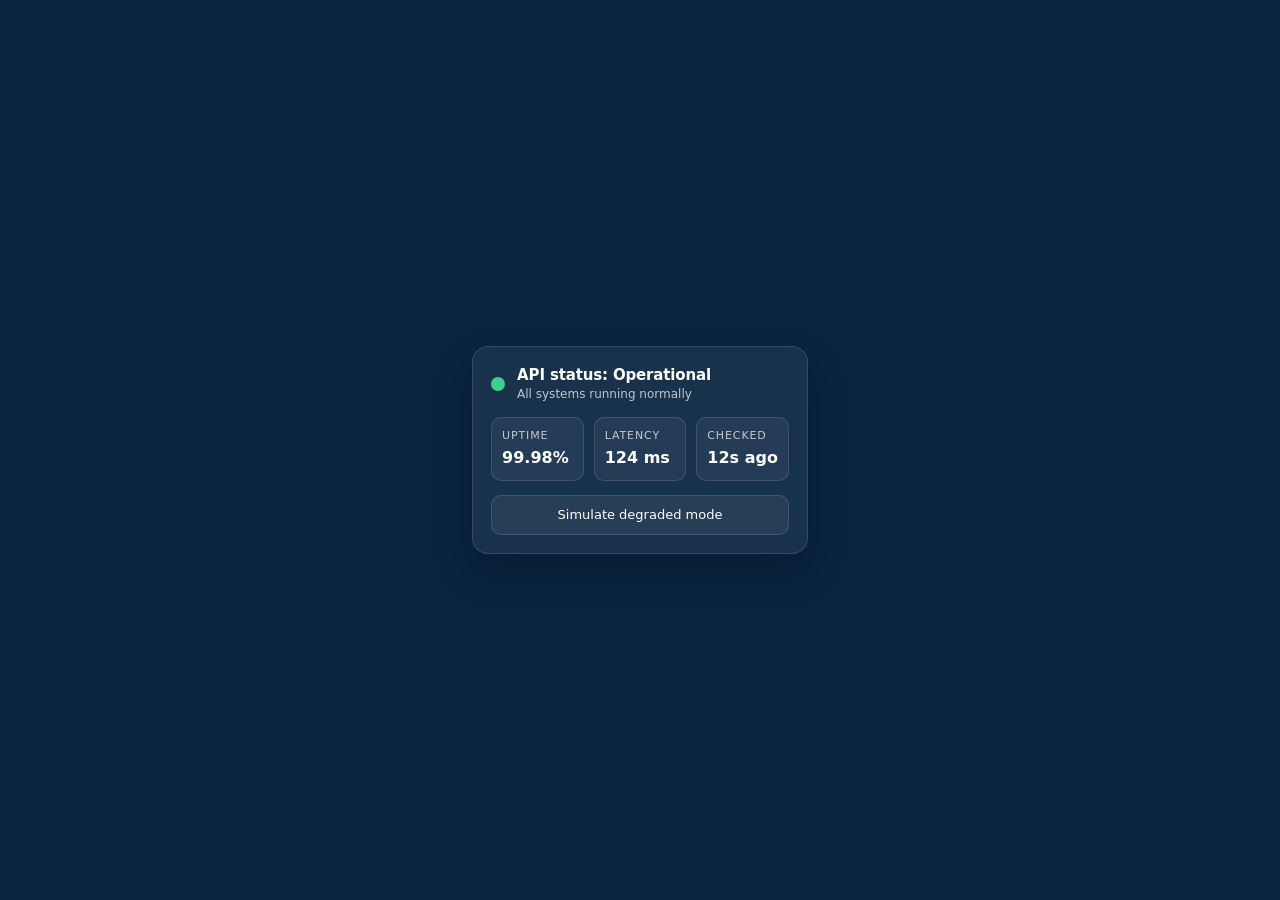
<file: index.html>
<!DOCTYPE html>
<html lang="en">
<head>
<meta charset="utf-8">
<meta name="viewport" content="width=device-width, initial-scale=1">
<title>Status card</title>
<style>
:root {
  --bg: #0a2540;
  --text: #ffffff;
  --accent: #635bff;
  --card: #ffffff10;
  --border: #ffffff20;
  --ok: #3ecf8e;
  --warn: #ff7a59;
}
* { box-sizing: border-box; }
html, body { margin: 0; min-height: 100%; }
body {
  min-height: 100vh;
  display: grid;
  place-items: center;
  padding: 24px;
  background: var(--bg);
  color: var(--text);
  font-family: 'Inter', system-ui, sans-serif;
  line-height: 1.4;
}
.card {
  width: min(100%, 360px);
  background: var(--card);
  border: 1px solid var(--border);
  border-radius: 16px;
  padding: 18px;
  backdrop-filter: blur(10px);
  box-shadow: 0 18px 40px rgba(0,0,0,.22);
}
.row {
  display: flex;
  align-items: center;
  gap: 12px;
}
.dot-wrap {
  position: relative;
  width: 14px;
  height: 14px;
  flex: 0 0 14px;
}
.dot {
  position: absolute;
  inset: 0;
  border-radius: 50%;
  background: var(--ok);
  box-shadow: 0 0 0 0 rgba(62,207,142,.45);
  animation: pulse 1.8s ease-out infinite;
}
.dot.degraded {
  background: var(--warn);
  box-shadow: 0 0 0 0 rgba(255,122,89,.45);
  animation-name: pulse-warn;
}
@keyframes pulse {
  0% { box-shadow: 0 0 0 0 rgba(62,207,142,.45); }
  70% { box-shadow: 0 0 0 10px rgba(62,207,142,0); }
  100% { box-shadow: 0 0 0 0 rgba(62,207,142,0); }
}
@keyframes pulse-warn {
  0% { box-shadow: 0 0 0 0 rgba(255,122,89,.45); }
  70% { box-shadow: 0 0 0 10px rgba(255,122,89,0); }
  100% { box-shadow: 0 0 0 0 rgba(255,122,89,0); }
}
.status {
  font-size: 15px;
  font-weight: 600;
  letter-spacing: -.01em;
}
.meta {
  margin-top: 14px;
  display: grid;
  grid-template-columns: repeat(3, 1fr);
  gap: 10px;
}
.metric {
  background: rgba(255,255,255,.05);
  border: 1px solid var(--border);
  border-radius: 10px;
  padding: 10px;
}
.metric-label {
  font-size: 11px;
  text-transform: uppercase;
  letter-spacing: .08em;
  opacity: .72;
}
.metric-value {
  margin-top: 4px;
  font-size: 16px;
  font-weight: 600;
  font-variant-numeric: tabular-nums;
}
.toggle {
  margin-top: 14px;
  width: 100%;
  border: 1px solid var(--border);
  background: rgba(255,255,255,.06);
  color: var(--text);
  border-radius: 10px;
  padding: 10px 12px;
  font: inherit;
  font-size: 13px;
  font-weight: 500;
  cursor: pointer;
  transition: background .18s ease, border-color .18s ease, transform .18s ease;
}
.toggle:hover { background: rgba(255,255,255,.1); border-color: var(--accent); }
.toggle:active { transform: translateY(1px); }
.toggle:focus-visible {
  outline: 2px solid var(--accent);
  outline-offset: 2px;
}
@media (max-width: 420px) {
  .meta { grid-template-columns: 1fr; }
}
@media (prefers-reduced-motion: reduce) {
  .dot { animation: none; }
}
</style>
</head>
<body>
<main>
  <section class="card" aria-labelledby="status-title">
    <div class="row">
      <span class="dot-wrap" aria-hidden="true"><span class="dot" id="dot"></span></span>
      <div>
        <div class="status" id="status-title">API status: Operational</div>
        <div id="status-note" style="font-size:12px;opacity:.72;">All systems running normally</div>
      </div>
    </div>
    <div class="meta" aria-label="Service metrics">
      <div class="metric">
        <div class="metric-label">Uptime</div>
        <div class="metric-value">99.98%</div>
      </div>
      <div class="metric">
        <div class="metric-label">Latency</div>
        <div class="metric-value">124 ms</div>
      </div>
      <div class="metric">
        <div class="metric-label">Checked</div>
        <div class="metric-value">12s ago</div>
      </div>
    </div>
    <button class="toggle" id="toggle" type="button" aria-pressed="false">Simulate degraded mode</button>
  </section>
</main>
<script>
const dot = document.getElementById('dot');
const title = document.getElementById('status-title');
const note = document.getElementById('status-note');
const toggle = document.getElementById('toggle');
let degraded = false;

function render() {
  dot.classList.toggle('degraded', degraded);
  title.textContent = degraded ? 'API status: Degraded' : 'API status: Operational';
  note.textContent = degraded ? 'Elevated error rate detected' : 'All systems running normally';
  toggle.textContent = degraded ? 'Restore operational mode' : 'Simulate degraded mode';
  toggle.setAttribute('aria-pressed', String(degraded));
}

toggle.addEventListener('click', () => {
  degraded = !degraded;
  render();
});

toggle.addEventListener('keydown', (event) => {
  if (event.key === 'Enter' || event.key === ' ') {
    event.preventDefault();
    toggle.click();
  }
});

render();
</script>
</body>
</html>
</file>
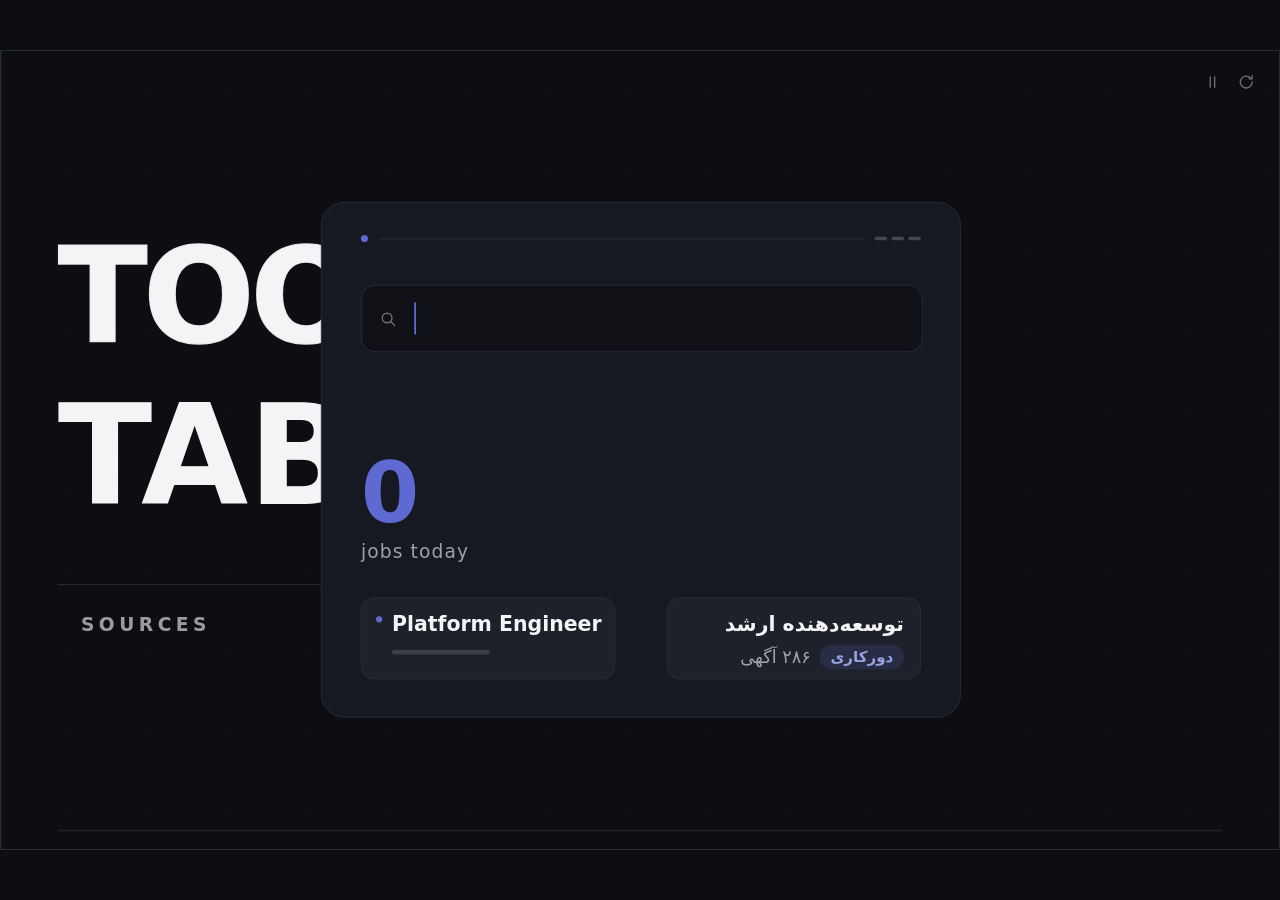
<file: server/index.html>
<!DOCTYPE html>
<html lang="en">
<head>
<meta charset="UTF-8">
<meta name="viewport" content="width=device-width, initial-scale=1">
<title>Job Collector — Motion</title>
<style>
/* ---------- tokens ---------- */
:root{
  --bg:#0d0e12; --tx:#f3f4f6; --ac:#5e6ad2; --card:#161822; --bd:#2b2d3d;
  --mut:color-mix(in srgb, var(--tx) 62%, transparent);
  --lai:cubic-bezier(0.16,1,0.3,1);
  --lei:cubic-bezier(0.7,0,0.84,0);
  --T:10.8s;
}
*{margin:0;padding:0;box-sizing:border-box}
html,body{height:100%;overflow:hidden;background:var(--bg)}
body{font-family:system-ui,-apple-system,sans-serif;color:var(--tx);-webkit-font-smoothing:antialiased}
#stage{position:fixed;left:50%;top:50%;width:1440px;height:900px;transform:translate(-50%,-50%) scale(var(--s,1));background:var(--bg);border:1px solid var(--bd);overflow:hidden;user-select:none}
svg{display:block}

/* ---------- shared clock ---------- */
.an{animation-name:none;animation-duration:var(--T);animation-timing-function:linear;animation-iteration-count:infinite;animation-fill-mode:both}
#stage.paused *{animation-play-state:paused!important}

/* ---------- ambient ---------- */
.dots{position:absolute;inset:0;background-image:radial-gradient(color-mix(in srgb,var(--tx) 3%,transparent) 1px,transparent 1.3px);background-size:30px 30px}
.glide{position:absolute;top:0;height:100%;width:1px;background:color-mix(in srgb,var(--tx) 7%,transparent);animation:kDrift var(--T) linear infinite}

/* ---------- beat 1 : chaos ---------- */
.b1wrap{position:absolute;inset:0;animation:kG1 var(--T) linear infinite}
.dl{font-weight:800;line-height:.95;letter-spacing:-.035em}
.l1mk{position:absolute;left:64px;top:206px;overflow:hidden}
.l1g{display:block;position:relative;font-size:148px;white-space:nowrap;animation:kL1x var(--T) linear infinite}
.l1o{color:transparent;-webkit-text-stroke:1.6px color-mix(in srgb,var(--tx) 92%,transparent)}
.l1fc{position:absolute;inset:0;white-space:nowrap;animation:kFill var(--T) linear infinite}
.l1f{color:var(--tx)}
.l2mk{position:absolute;left:64px;top:382px;overflow:hidden}
.l2in{display:block;font-size:156px;color:var(--tx);white-space:nowrap;animation:kL2 var(--T) linear infinite}
.rule{position:absolute;left:64px;top:600px;width:640px;height:1px;background:var(--bd);transform-origin:left center;animation:kRule var(--T) linear infinite}
.numrow{position:absolute;left:64px;top:634px;display:flex;align-items:flex-end;gap:26px;animation:kNum var(--T) linear infinite}
.numrow b{font-size:176px;font-weight:800;letter-spacing:-.04em;color:var(--ac);line-height:.85;font-variant-numeric:tabular-nums}
.numrow i{font-style:normal;font-size:21px;font-weight:600;letter-spacing:.24em;text-transform:uppercase;color:var(--mut);padding-bottom:10px}

.chip{position:absolute;list-style:none}
.cop,.cmv{display:block;width:100%;height:100%;opacity:0}
.cbx{display:block;width:150px;height:40px;border-radius:10px;background:var(--card);border:1px solid var(--bd);position:relative;transform:rotate(var(--fr))}
.cbx em{position:absolute;left:12px;top:16px;width:8px;height:8px;border-radius:50%;background:var(--cd,var(--ac))}
.cbx u{position:absolute;left:30px;top:12px;width:46px;height:5px;border-radius:3px;background:color-mix(in srgb,var(--tx) 26%,transparent);text-decoration:none}
.cbx s{position:absolute;left:30px;top:23px;width:28px;height:5px;border-radius:3px;background:color-mix(in srgb,var(--tx) 15%,transparent);text-decoration:none}
.cmv{width:100%;height:100%;animation:kCmv var(--T) linear infinite}
.cop{width:100%;height:100%;animation:kChipOp var(--T) linear infinite;animation-delay:var(--d)}

.nf{position:absolute;width:158px;height:46px;border-radius:12px;background:var(--card);border:1px solid var(--bd);opacity:0;animation:kNf var(--T) linear infinite;animation-delay:var(--d)}
.nf em{position:absolute;left:12px;top:19px;width:8px;height:8px;border-radius:50%;background:var(--cd,var(--ac))}
.nf u{position:absolute;left:30px;top:15px;width:64px;height:5px;border-radius:3px;background:color-mix(in srgb,var(--tx) 30%,transparent);text-decoration:none}
.nf s{position:absolute;left:30px;top:27px;width:40px;height:5px;border-radius:3px;background:color-mix(in srgb,var(--tx) 15%,transparent);text-decoration:none}

/* ---------- beat 2 : node + wordmark ---------- */
.b2g{position:absolute;inset:0;animation:kG2 var(--T) linear infinite}
.nd{position:absolute;left:711px;top:441px;width:18px;height:18px;border-radius:50%;background:var(--ac);animation:kNode var(--T) linear infinite}
.rg{position:absolute;border-radius:50%;border:1.5px solid color-mix(in srgb,var(--ac) 40%,transparent)}
.rg1{left:624px;top:354px;width:192px;height:192px;animation:kR1 var(--T) linear infinite}
.rg2{left:580px;top:310px;width:280px;height:280px;border-color:color-mix(in srgb,var(--ac) 28%,transparent);animation:kR2 var(--T) linear infinite}
.wm{position:absolute;left:0;right:0;top:372px;text-align:center}
.wm-t{font-weight:800;font-size:118px;line-height:1.02;letter-spacing:.34em;animation:kTrk var(--T) linear infinite}
.wlo{display:inline-block;overflow:hidden;vertical-align:top}
.wl{display:inline-block;opacity:0;animation:kLtr var(--T) linear infinite;animation-delay:calc(2.84s + var(--i)*0.042s)}
.sp{display:inline-block;width:.42em}
.submk{position:absolute;left:0;right:0;top:560px;text-align:center;overflow:hidden}
.subin{display:inline-block;font-size:30px;font-weight:500;color:var(--mut);letter-spacing:.01em;animation:kSub var(--T) linear infinite}

/* ---------- beat 3 : dashboard ---------- */
.g3b{position:absolute;inset:0;animation:kG3 var(--T) linear infinite}
#panel{position:absolute;left:360px;top:170px;width:720px;height:580px;border-radius:26px;background:var(--card);border:1px solid var(--bd);animation:kPanel var(--T) linear infinite}
.hd{position:absolute;left:44px;top:36px;right:44px;display:flex;align-items:center;gap:12px;animation:kHd var(--T) linear infinite}
.hd em{width:8px;height:8px;border-radius:50%;background:var(--ac)}
.hd u{flex:1;height:1px;background:var(--bd);text-decoration:none}
.hd s{display:flex;gap:5px;text-decoration:none}
.hd s u,.hd s s{width:14px;height:4px;border-radius:2px;background:color-mix(in srgb,var(--tx) 22%,transparent)}
.srch{position:absolute;left:44px;top:92px;width:632px;height:76px;border-radius:16px;background:color-mix(in srgb,var(--bg) 72%,var(--card));border:1px solid var(--bd);display:flex;align-items:center;padding-left:56px;animation:kSearch var(--T) linear infinite}
.srch svg{position:absolute;left:20px;top:28px}
#q{font-size:30px;font-weight:600;letter-spacing:.01em;color:var(--tx);font-variant-numeric:tabular-nums;white-space:nowrap}
.crt{display:block;margin-left:3px;animation:kCaret var(--T) linear infinite}
.crt b{display:block;width:2px;height:36px;background:var(--ac);animation:kBlink .72s ease-in-out infinite}
.tags{position:absolute;left:44px;top:194px;display:flex;gap:12px}
.tag{display:inline-block;padding:9px 20px;border-radius:999px;border:1px solid var(--bd);font-size:21px;font-weight:600;color:var(--tx);opacity:0;animation:kTag var(--T) linear infinite;animation-delay:calc(6.30s + var(--i)*0.055s)}
.tag.hl{color:color-mix(in srgb,var(--ac) 65%,var(--tx));border-color:color-mix(in srgb,var(--ac) 45%,var(--bd))}
.cnt{position:absolute;left:44px;top:282px;animation:kCnt var(--T) linear infinite}
.cnt b{font-size:94px;font-weight:800;letter-spacing:-.03em;color:var(--ac);line-height:.95;font-variant-numeric:tabular-nums}
.cnt i{display:block;font-style:normal;font-size:21px;font-weight:500;color:var(--mut);margin-top:10px;letter-spacing:.06em}
.crd{position:absolute;top:444px;width:286px;height:92px;border-radius:14px;background:color-mix(in srgb,var(--card) 82%,var(--tx) 4%);border:1px solid var(--bd)}
.ce{left:44px;animation:kCardA var(--T) linear infinite}
.ce em{position:absolute;left:16px;top:20px;width:7px;height:7px;border-radius:50%;background:var(--ac)}
.ce u{position:absolute;left:34px;top:16px;font-size:23px;font-weight:600;text-decoration:none;color:var(--tx)}
.ce s{position:absolute;left:34px;top:58px;width:110px;height:5px;border-radius:3px;background:color-mix(in srgb,var(--tx) 14%,transparent);text-decoration:none}
.cp{right:44px;text-align:right;padding:16px 18px;animation:kCardB var(--T) linear infinite}
.cp u{display:block;font-size:23px;font-weight:600;text-decoration:none;color:var(--tx)}
.cp .r2{display:flex;justify-content:flex-end;align-items:center;gap:10px;margin-top:10px}
.cp .r2 s{font-size:20px;font-weight:500;color:var(--mut);text-decoration:none}
.cp .pill{font-size:17px;font-weight:600;padding:4px 12px;border-radius:999px;background:color-mix(in srgb,var(--ac) 16%,transparent);color:color-mix(in srgb,var(--ac) 60%,var(--tx))}
.web{position:absolute;inset:0;pointer-events:none}
.wp{fill:none;stroke:color-mix(in srgb,var(--ac) 65%,transparent);stroke-width:1.6;stroke-dasharray:1;opacity:0;animation:kWebD var(--T) linear infinite;animation-delay:calc(5.66s + var(--i)*0.14s)}
.sat{position:absolute;width:44px;height:44px;border-radius:12px;background:var(--card);border:1px solid var(--bd);display:flex;align-items:center;justify-content:center;opacity:0;animation:kSatIn var(--T) linear infinite;animation-delay:calc(5.50s + var(--i)*0.09s)}
.trv{position:absolute;left:0;top:0;width:7px;height:7px;border-radius:50%;background:var(--tx);opacity:0;animation:kTrv var(--T) linear infinite;animation-delay:var(--d)}
@supports not (offset-path:path("M0 0")){.trv{display:none}}

/* ---------- beat 4 : emblem outro ---------- */
.b4g{position:absolute;inset:0;animation:kG4 var(--T) linear infinite}
.em{position:absolute;left:604px;top:118px}
.em .ec{fill:none;stroke:color-mix(in srgb,var(--tx) 32%,transparent);stroke-width:1.5;stroke-dasharray:1;opacity:0;animation:kEnC var(--T) linear infinite}
.em .es{fill:none;stroke:color-mix(in srgb,var(--ac) 85%,var(--tx));stroke-width:2;stroke-linecap:round;stroke-dasharray:1;opacity:0;animation:kEnS var(--T) linear infinite;animation-delay:calc(8.12s + var(--i)*0.11s)}
.em .ed{fill:var(--ac);opacity:0;animation:kEd var(--T) linear infinite;transform-box:fill-box;transform-origin:center}
.em .slt{fill:none;stroke:color-mix(in srgb,var(--tx) 35%,transparent);stroke-width:1.5;stroke-dasharray:1;opacity:0;animation:kSlot var(--T) linear infinite}
.blk{offset-path:path("M 211 36 C 252 128, 196 214, 116 180");offset-distance:100%;animation:kBlk var(--T) linear infinite}
.strw{position:absolute;left:50%;top:398px;transform:translateX(-50%);width:178px;height:26px;overflow:hidden}
.st{position:absolute;top:1px;opacity:0;animation:kStX var(--T) linear infinite;animation-delay:calc(9.02s + var(--i)*0.055s)}
.st path{fill:color-mix(in srgb,var(--ac) 62%,var(--tx))}
.shn{position:absolute;left:0;top:0;width:2px;height:26px;background:color-mix(in srgb,var(--tx) 55%,transparent);opacity:0;animation:kSheen var(--T) linear infinite}
.words{position:absolute;left:0;right:0;top:452px;text-align:center}
.wmk{overflow:hidden;margin:0 auto 2px}
.win{display:inline-block;font-weight:800;font-size:104px;line-height:1.02;letter-spacing:-.03em;color:var(--tx);opacity:0;transform:translateY(108%);animation:kW1 var(--T) linear infinite}
.win.w2{animation-name:kW2}
.win.w3{animation-name:kW3,kOpen;letter-spacing:.17em}
.cmp{position:absolute;left:0;right:0;top:792px;text-align:center;font-size:16px;font-weight:600;letter-spacing:.38em;color:color-mix(in srgb,var(--tx) 34%,transparent);opacity:0;animation:kCmp var(--T) linear infinite}

/* ---------- chrome ---------- */
#ui{position:absolute;right:22px;top:20px;display:flex;gap:8px;z-index:9}
#ui button{width:30px;height:30px;border:0;background:transparent;color:color-mix(in srgb,var(--tx) 42%,transparent);cursor:pointer;padding:5px}
#ui button:hover{color:color-mix(in srgb,var(--tx) 78%,transparent)}
#ui svg{width:20px;height:20px;stroke:currentColor;fill:none;stroke-width:1.8;stroke-linecap:round}
#ui .iP{display:none}
#stage.paused .iP{display:block}
#stage.paused .iPa{display:none}
.iPa,.iP{fill:currentColor;stroke:none}
#pgw{position:absolute;left:64px;right:64px;bottom:20px;height:2px;background:color-mix(in srgb,var(--bd) 55%,transparent);z-index:9}
#pg{position:absolute;inset:0;background:color-mix(in srgb,var(--tx) 38%,transparent);transform:scaleX(0);transform-origin:left center;animation:kPg var(--T) linear infinite}

/* ---------- keyframes (all share one 10.8s clock) ---------- */
@keyframes kDrift{0%{transform:translateX(240px)}100%{transform:translateX(1240px)}}
@keyframes kPg{0%{transform:scaleX(0)}100%{transform:scaleX(1)}}
/* gates */
@keyframes kG1{0%{opacity:1}22.9%{opacity:1}23.9%{opacity:0}}
@keyframes kG2{0%{opacity:0;transform:scale(1)}24.2%{opacity:0;transform:scale(1)}24.9%{opacity:1;transform:scale(1)}44.2%{opacity:1;transform:scale(1)}47.2%{opacity:0;transform:scale(2.55)}}
@keyframes kG3{0%{opacity:0}46.9%{opacity:0}47.4%{opacity:1}72.4%{opacity:1}73.4%{opacity:0}}
@keyframes kG4{0%{opacity:0}73.0%{opacity:0}73.6%{opacity:1}97.2%{opacity:1}99.3%{opacity:0}}
/* beat 1 */
@keyframes kFill{0%{clip-path:inset(0 100% 0 0)}2.4%{clip-path:inset(0 100% 0 0)}8.8%{clip-path:inset(0 0 0 0)}}
@keyframes kL2{0%{opacity:0;transform:translateY(112%)}4.8%{opacity:1;transform:none;animation-timing-function:var(--eo)}4.81%{animation-timing-function:linear}21.2%{opacity:1;transform:none;animation-timing-function:var(--ei)}23.6%{opacity:0;transform:translateY(-115%)}}
@keyframes kL1x{0%{transform:none;opacity:1}21.4%{transform:none;opacity:1;animation-timing-function:var(--ei)}23.7%{transform:translateY(-115%);opacity:0}}
@keyframes kRule{0%{transform:scaleX(0);opacity:0}6.5%{transform:scaleX(0);opacity:0;animation-timing-function:var(--eo)}6.51%{animation-timing-function:linear}10.6%{transform:scaleX(1);opacity:1}21.2%{transform:scaleX(1);opacity:1;animation-timing-function:linear}23%{opacity:0}}
@keyframes kNum{0%{opacity:0;transform:translateY(34px)}5%{opacity:0;transform:translateY(34px);animation-timing-function:var(--eo)}5.01%{animation-timing-function:linear}8.6%{opacity:1;transform:none}21.2%{opacity:1;transform:none;animation-timing-function:var(--ei)}23.2%{opacity:0;transform:translateY(-30px)}}
@keyframes kChipOp{0%{opacity:0}4.4%{opacity:1}}
@keyframes kCmv{0%{transform:translate(var(--fx),var(--fy)) rotate(var(--fr)) scale(.72);animation-timing-function:var(--eo)}5%{transform:none}20%{transform:none;animation-timing-function:var(--ei)}23.2%{transform:translate(var(--ix),var(--iy)) scale(.26) rotate(10deg)}}
@keyframes kNf{0%{opacity:0;transform:translateY(var(--ny,16px)) scale(.72);animation-timing-function:var(--eo)}3.8%{opacity:1;transform:none}9%{transform:translateY(-6px)}20%{transform:translateY(-6px);opacity:1;animation-timing-function:var(--ei)}22%{opacity:0;transform:translateY(-2px) scale(1.12)}}
/* beat 2 */
@keyframes kNode{0%{opacity:0;transform:scale(.2)}24.5%{opacity:0;transform:scale(.2);animation-timing-function:var(--eo)}24.51%{animation-timing-function:linear}26.4%{opacity:1;transform:scale(1.08)}27.2%{transform:scale(1)}}
@keyframes kR1{0%{opacity:0;transform:scale(.5)}25.6%{opacity:.45;transform:scale(.55)}30.6%{opacity:0;transform:scale(1.65)}30.7%{opacity:0}}
@keyframes kR2{0%{opacity:0;transform:scale(.5)}27.6%{opacity:.35;transform:scale(.55)}33%{opacity:0;transform:scale(1.65)}33.6%{opacity:.3;transform:scale(.6)}38.4%{opacity:0;transform:scale(1.6)}38.5%{opacity:0}}
@keyframes kTrk{0%{letter-spacing:.34em}26.4%{letter-spacing:.34em;animation-timing-function:var(--eo)}26.41%{animation-timing-function:linear}31.8%{letter-spacing:.02em}}
@keyframes kLtr{0%{opacity:0;transform:translateY(118%);animation-timing-function:var(--eo)}6.2%{opacity:1;transform:none}}
@keyframes kSub{0%{opacity:0;transform:translateY(110%)}35.4%{opacity:0;transform:translateY(110%);animation-timing-function:var(--eo)}35.41%{animation-timing-function:linear}38.6%{opacity:1;transform:none}}
/* beat 3 */
@keyframes kPanel{0%{opacity:0;transform:scale(.97);clip-path:inset(0 0 100% 0)}46.8%{opacity:0;transform:scale(.97);clip-path:inset(0 0 100% 0);animation-timing-function:var(--eo)}46.81%{animation-timing-function:linear}50.6%{opacity:1;transform:none;clip-path:inset(0 0 0 0)}71.2%{opacity:1;clip-path:inset(0 0 0 0);animation-timing-function:var(--eo)}71.21%{animation-timing-function:var(--ei)}73%{opacity:1;clip-path:inset(100% 0 0 0)}73.4%{opacity:0}}
@keyframes kHd{0%{opacity:0;transform:translateY(-12px)}48.2%{opacity:0;transform:translateY(-12px);animation-timing-function:var(--eo)}48.21%{animation-timing-function:linear}51%{opacity:1;transform:none}}
@keyframes kSearch{0%{opacity:0;transform:translateY(14px)}49%{opacity:0;transform:translateY(14px);animation-timing-function:var(--eo)}49.01%{animation-timing-function:linear}52.4%{opacity:1;transform:none}}
@keyframes kCaret{0%{opacity:0}52%{opacity:0}52.4%{opacity:1}57.2%{opacity:1}57.8%{opacity:0}}
@keyframes kBlink{0%{opacity:.95}50%{opacity:.15}100%{opacity:.95}}
@keyframes kTag{0%{opacity:0;transform:translateY(12px) scale(.86);animation-timing-function:var(--eo)}4%{opacity:1;transform:none}}
@keyframes kSatIn{0%{opacity:0;transform:scale(.6)}3.4%{opacity:1;transform:scale(1);animation-timing-function:var(--eo)}3.41%{animation-timing-function:linear}}
@keyframes kWebD{0%{opacity:0;stroke-dashoffset:1}5.5%{opacity:1;stroke-dashoffset:0;animation-timing-function:var(--eo)}5.51%{animation-timing-function:linear}}
@keyframes kTrv{0%{offset-distance:0;opacity:0;animation-timing-function:cubic-bezier(.45,.05,.55,.95)}0.9%{opacity:.92}6.5%{offset-distance:100%;opacity:.92;animation-timing-function:linear}6.51%{animation-timing-function:linear}7.4%{opacity:0}}
@keyframes kCnt{0%{opacity:0;transform:translateY(16px)}57%{opacity:0;transform:translateY(16px);animation-timing-function:var(--eo)}57.01%{animation-timing-function:linear}60.4%{opacity:1;transform:none}}
@keyframes kCardA{0%{opacity:0;transform:translateX(34px)}61%{opacity:0;transform:translateX(34px);animation-timing-function:var(--eo)}61.01%{animation-timing-function:linear}64.2%{opacity:1;transform:none}}
@keyframes kCardB{0%{opacity:0;transform:translateX(34px)}63%{opacity:0;transform:translateX(34px);animation-timing-function:var(--eo)}63.01%{animation-timing-function:linear}66.2%{opacity:1;transform:none}}
/* beat 4 */
@keyframes kEnC{0%{opacity:0;stroke-dashoffset:1}73.8%{opacity:0;stroke-dashoffset:1;animation-timing-function:linear}74%{opacity:1;animation-timing-function:linear}78.4%{opacity:1;stroke-dashoffset:0}}
@keyframes kEnS{0%{opacity:0;stroke-dashoffset:1}75.4%{opacity:0;stroke-dashoffset:1;animation-timing-function:linear}75.6%{opacity:1}79.6%{opacity:1;stroke-dashoffset:0}}
@keyframes kEd{0%{opacity:0;transform:scale(.3)}77.4%{opacity:0;transform:scale(.3);animation-timing-function:var(--eo)}77.41%{animation-timing-function:linear}78.3%{opacity:1;transform:scale(1)}}
@keyframes kSlot{0%{opacity:0;stroke-dashoffset:1}79.4%{opacity:0;stroke-dashoffset:1;animation-timing-function:linear}79.6%{opacity:1}82%{opacity:1;stroke-dashoffset:0}}
@keyframes kBlk{0%{offset-distance:0;opacity:0}80.6%{offset-distance:0;opacity:0;animation-timing-function:cubic-bezier(.3,.7,.3,1)}81.2%{opacity:1}84.3%{offset-distance:100%}85%{offset-distance:94%}85.6%{offset-distance:102%}86.2%{offset-distance:100%}}
@keyframes kStX{0%{opacity:0;transform:scale(.4);animation-timing-function:var(--eo)}3.4%{opacity:1;transform:scale(1.12)}4.2%{transform:scale(1)}}
@keyframes kSheen{0%{opacity:0;transform:translateX(-140px)}88.4%{opacity:0;transform:translateX(-140px);animation-timing-function:cubic-bezier(.4,0,.3,1)}88.41%{animation-timing-function:linear}90%{opacity:.7}93.5%{opacity:0;transform:translateX(230px)}93.6%{opacity:0}}
@keyframes kW1{0%{opacity:0;transform:translateY(108%)}87.6%{opacity:0;transform:translateY(108%);animation-timing-function:var(--eo)}87.61%{animation-timing-function:linear}91.6%{opacity:1;transform:none}}
@keyframes kW2{0%{opacity:0;transform:translateY(108%)}88.5%{opacity:0;transform:translateY(108%);animation-timing-function:var(--eo)}88.51%{animation-timing-function:linear}92.5%{opacity:1;transform:none}}
@keyframes kW3{0%{opacity:0;transform:translateY(108%)}89.4%{opacity:0;transform:translateY(108%);animation-timing-function:var(--eo)}89.41%{animation-timing-function:linear}93.4%{opacity:1;transform:none}}
@keyframes kOpen{0%{letter-spacing:.17em}90.2%{letter-spacing:.17em;animation-timing-function:var(--eo)}90.21%{animation-timing-function:linear}94%{letter-spacing:.045em}}
@keyframes kCmp{0%{opacity:0}95.2%{opacity:0;animation-timing-function:var(--eo)}95.21%{animation-timing-function:linear}96.4%{opacity:1}}

/* ---------- reduced motion : composed end poster ---------- */
#stage.rm *,#stage.rm{animation:none!important}
.rm .b1wrap,.rm .b2g,.rm .g3b{opacity:0!important}
.rm .b4g{opacity:1!important}
.rm .b4g *{opacity:1!important;transform:none!important}
.rm .shn{opacity:0!important}
.rm .em .ec,.rm .em .es,.rm .em .slt{stroke-dashoffset:0!important}
.rm .blk{offset-distance:100%!important}
.rm .win.w3{letter-spacing:.045em!important}
.rm #pg{transform:scaleX(1)}
</style>
</head>
<body>
<div id="stage">
  <div class="dots"></div>
  <div class="glide"></div>

  <!-- BEAT 1 — tab chaos -->
  <div class="b1wrap">
    <div class="l1mk"><div class="l1g dl">
      <span class="l1o">TOO MANY</span><span class="l1fc"><span class="l1f">TOO MANY</span></span>
    </div></div>
    <div class="l2mk dl"><span class="l2in">TABS.</span></div>
    <div class="rule"></div>
    <div class="numrow"><b id="num"></b><i>sources</i></div>
    <ul>
      <li class="chip" style="left:946px;top:108px;--d:.30s;--fx:-26px;--fy:34px;--fr:-7deg;--ix:-301px;--iy:322px"><span class="cop"><span class="cmv"><span class="cbx" style="--cd:var(--ac)"><em></em><u></u><s></s></span></span></span></li>
      <li class="chip" style="left:1128px;top:148px;--d:.34s;--fx:22px;--fy:-24px;--fr:5deg;--ix:-483px;--iy:282px"><span class="cop"><span class="cmv"><span class="cbx" style="--cd:color-mix(in srgb,var(--tx) 55%,transparent)"><em></em><u></u><s></s></span></span></span></li>
      <li class="chip" style="left:876px;top:204px;--d:.38s;--fx:-18px;--fy:26px;--fr:4deg;--ix:-231px;--iy:226px"><span class="cop"><span class="cmv"><span class="cbx" style="--cd:var(--ac)"><em></em><u></u><s></s></span></span></span></li>
      <li class="chip" style="left:1176px;top:258px;--d:.42s;--fx:26px;--fy:-30px;--fr:8deg;--ix:-531px;--iy:192px"><span class="cop"><span class="cmv"><span class="cbx" style="--cd:var(--bd)"><em></em><u></u><s></s></span></span></span></li>
      <li class="chip" style="left:996px;top:318px;--d:.46s;--fx:-30px;--fy:-22px;--fr:-5deg;--ix:-351px;--iy:112px"><span class="cop"><span class="cmv"><span class="cbx" style="--cd:var(--ac)"><em></em><u></u><s></s></span></span></span></li>
      <li class="chip" style="left:858px;top:342px;--d:.50s;--fx:18px;--fy:-34px;--fr:6deg;--ix:-213px;--iy:88px"><span class="cop"><span class="cmv"><span class="cbx" style="--cd:color-mix(in srgb,var(--tx) 55%,transparent)"><em></em><u></u><s></s></span></span></span></li>
      <li class="chip" style="left:1148px;top:344px;--d:.54s;--fx:-24px;--fy:30px;--fr:-8deg;--ix:-503px;--iy:88px"><span class="cop"><span class="cmv"><span class="cbx" style="--cd:var(--ac)"><em></em><u></u><s></s></span></span></span></li>
      <li class="chip" style="left:972px;top:444px;--d:.58s;--fx:30px;--fy:18px;--fr:4deg;--ix:-327px;--iy:-14px"><span class="cop"><span class="cmv"><span class="cbx" style="--cd:var(--bd)"><em></em><u></u><s></s></span></span></span></li>
      <li class="chip" style="left:1204px;top:468px;--d:.62s;--fx:-20px;--fy:30px;--fr:-4deg;--ix:-555px;--iy:-38px"><span class="cop"><span class="cmv"><span class="cbx" style="--cd:var(--ac)"><em></em><u></u><s></s></span></span></span></li>
    </ul>
    <div class="nf" style="left:830px;top:92px;--d:.95s;--ny:16px;--cd:var(--ac)"><em></em><u></u><s></s></div>
    <div class="nf" style="left:1240px;top:164px;--d:1.35s;--ny:20px;--cd:color-mix(in srgb,var(--tx) 55%,transparent)"><em></em><u></u><s></s></div>
    <div class="nf" style="left:906px;top:522px;--d:1.60s;--ny:14px;--cd:var(--ac)"><em></em><u></u><s></s></div>
  </div>

  <!-- BEAT 2 — implosion node + wordmark -->
  <div class="b2g">
    <i class="rg rg1"></i><i class="rg rg2"></i>
    <div class="nd"></div>
    <div class="wm"><div class="wm-t">
      <span class="wlo"><span class="wl" style="--i:0">J</span></span><span class="wlo"><span class="wl" style="--i:1">O</span></span><span class="wlo"><span class="wl" style="--i:2">B</span></span><span class="sp"></span><span class="wlo"><span class="wl" style="--i:3">C</span></span><span class="wlo"><span class="wl" style="--i:4">O</span></span><span class="wlo"><span class="wl" style="--i:5">L</span></span><span class="wlo"><span class="wl" style="--i:6">L</span></span><span class="wlo"><span class="wl" style="--i:7">E</span></span><span class="wlo"><span class="wl" style="--i:8">C</span></span><span class="wlo"><span class="wl" style="--i:9">T</span></span><span class="wlo"><span class="wl" style="--i:10">O</span></span><span class="wlo"><span class="wl" style="--i:11">R</span></span>
    </div></div>
    <div class="submk"><span class="subin">Everything, one feed.</span></div>
  </div>

  <!-- BEAT 3 — dashboard film -->
  <div class="g3b">
    <svg class="web" width="1440" height="900" viewBox="0 0 1440 900">
      <path class="wp" style="--i:0" pathLength="1" d="M 292 318 C 330 322, 320 352, 368 356"/>
      <path class="wp" style="--i:1" pathLength="1" d="M 1188 332 C 1146 336, 1122 354, 1076 360"/>
      <path class="wp" style="--i:2" pathLength="1" d="M 292 612 C 334 606, 318 520, 368 512"/>
      <path class="wp" style="--i:3" pathLength="1" d="M 1188 600 C 1150 594, 1126 508, 1074 508"/>
    </svg>
    <div class="sat" style="left:223px;top:293px;--i:0"><svg width="18" height="18" viewBox="0 0 18 18"><circle cx="9" cy="9" r="7" fill="none" stroke="color-mix(in srgb,var(--tx) 55%,transparent)" stroke-width="1.5"/><circle cx="9" cy="9" r="2.6" fill="color-mix(in srgb,var(--tx) 55%,transparent)"/></svg></div>
    <div class="sat" style="left:1173px;top:310px;--i:1"><svg width="18" height="18" viewBox="0 0 18 18"><path d="M9 1.5 15.5 5.25v7.5L9 16.5 2.5 12.75V5.25Z" fill="none" stroke="color-mix(in srgb,var(--tx) 55%,transparent)" stroke-width="1.5"/></svg></div>
    <div class="sat" style="left:228px;top:590px;--i:2"><svg width="18" height="18" viewBox="0 0 18 18"><path d="M9 1.5 16.5 9 9 16.5 1.5 9Z" fill="none" stroke="color-mix(in srgb,var(--tx) 55%,transparent)" stroke-width="1.5"/></svg></div>
    <div class="sat" style="left:1165px;top:586px;--i:3"><svg width="18" height="18" viewBox="0 0 18 18"><rect x="2.5" y="2.5" width="13" height="13" rx="3" fill="none" stroke="color-mix(in srgb,var(--tx) 55%,transparent)" stroke-width="1.5"/></svg></div>
    <span class="trv" style="--d:6.05s;offset-path:path('M 292 612 C 334 606, 318 520, 368 512')"></span>
    <span class="trv" style="--d:6.42s;offset-path:path('M 1188 600 C 1150 594, 1126 508, 1074 508')"></span>
    <div id="panel">
      <div class="hd"><em></em><u></u><s><u></u><s></s><u></u></s></div>
      <div class="srch">
        <svg class="mag" width="20" height="20" viewBox="0 0 20 20"><circle cx="8.5" cy="8.5" r="5.4" fill="none" stroke="color-mix(in srgb,var(--tx) 40%,transparent)" stroke-width="1.6"/><path d="M12.8 12.8 17 17" stroke="color-mix(in srgb,var(--tx) 40%,transparent)" stroke-width="1.6" stroke-linecap="round"/></svg>
        <span id="q"></span><span class="crt"><b></b></span>
      </div>
      <div class="tags">
        <span class="tag" style="--i:0">Remote</span>
        <span class="tag" style="--i:1">Full-time</span>
        <span class="tag hl" style="--i:2">Senior Dev</span>
      </div>
      <div class="cnt"><b id="c1284">0</b><i>jobs today</i></div>
      <div class="crd ce"><em></em><u>Platform Engineer</u><s></s></div>
      <div class="crd cp"><u><bdi dir="rtl" lang="fa">توسعه‌دهنده ارشد</bdi></u><span class="r2"><s><bdi dir="rtl" lang="fa">۲۸۶ آگهی</bdi></s><span class="pill"><bdi dir="rtl" lang="fa">دورکاری</bdi></span></span></div>
    </div>
  </div>

  <!-- BEAT 4 — emblem outro -->
  <div class="b4g">
    <svg class="em" width="232" height="232" viewBox="0 0 232 232">
      <circle class="ec" cx="116" cy="116" r="88" pathLength="1"/>
      <path class="es" style="--i:0" pathLength="1" d="M50 78 C 86 96, 128 96, 112 114"/>
      <path class="es" style="--i:1" pathLength="1" d="M182 70 C 148 96, 122 100, 117 112"/>
      <path class="es" style="--i:2" pathLength="1" d="M116 28 C 116 54, 116 66, 116 98"/>
      <circle class="ed" cx="116" cy="116" r="9"/>
      <rect class="slt" x="99" y="168" width="34" height="20" rx="5" pathLength="1"/>
      <g class="blk">
        <rect x="108" y="174.5" width="16" height="11" rx="2.5" fill="color-mix(in srgb,var(--ac) 70%,var(--tx))"/>
        <path d="M111 178 l10 0 M111 182 l10 0" stroke="color-mix(in srgb,var(--bg) 80%,transparent)" stroke-width="1"/>
      </g>
    </svg>
    <div class="strw">
      <svg class="st s0" style="--i:0;left:0px" width="26" height="26" viewBox="0 0 24 24"><path d="M12 2l2.9 6.2 6.8.8-5 4.7 1.3 6.7-6-3.4-6 3.4 1.3-6.7-5-4.7 6.8-.8z"/></svg>
      <svg class="st s1" style="--i:1;left:38px" width="26" height="26" viewBox="0 0 24 24"><path d="M12 2l2.9 6.2 6.8.8-5 4.7 1.3 6.7-6-3.4-6 3.4 1.3-6.7-5-4.7 6.8-.8z"/></svg>
      <svg class="st s2" style="--i:2;left:76px" width="26" height="26" viewBox="0 0 24 24"><path d="M12 2l2.9 6.2 6.8.8-5 4.7 1.3 6.7-6-3.4-6 3.4 1.3-6.7-5-4.7 6.8-.8z"/></svg>
      <svg class="st s3" style="--i:3;left:114px" width="26" height="26" viewBox="0 0 24 24"><path d="M12 2l2.9 6.2 6.8.8-5 4.7 1.3 6.7-6-3.4-6 3.4 1.3-6.7-5-4.7 6.8-.8z"/></svg>
      <svg class="st s4" style="--i:4;left:152px" width="26" height="26" viewBox="0 0 24 24"><path d="M12 2l2.9 6.2 6.8.8-5 4.7 1.3 6.7-6-3.4-6 3.4 1.3-6.7-5-4.7 6.8-.8z"/></svg>
      <span class="shn"></span>
    </div>
    <div class="words">
      <div class="wmk"><span class="win w1">AGGREGATE.</span></div>
      <div class="wmk"><span class="win w2">CRAWL.</span></div>
      <div class="wmk"><span class="win w3">DISCOVER.</span></div>
    </div>
    <div class="cmp">JOB COLLECTOR</div>
  </div>

  <!-- chrome -->
  <div id="ui">
    <button id="btnPlay" tabindex="-1" aria-label="Pause or resume">
      <svg class="iPa icn" viewBox="0 0 24 24"><path d="M9 5v14M15 5v14" stroke="currentColor"/></svg>
      <svg class="iP" viewBox="0 0 24 24"><path d="M8 5l11 7-11 7z"/></svg>
    </button>
    <button id="btnRz" tabindex="-1" aria-label="Replay">
      <svg viewBox="0 0 24 24"><path d="M20 12a8 8 0 1 1-2.4-5.7"/><path d="M20 3.5v4.2h-4.2"/></svg>
    </button>
  </div>
  <div id="pgw"><div id="pg"></div></div>
</div>

<script>
(function(){
  var D=10800, stage=document.getElementById('stage');
  var num=document.getElementById('num'), cnt=document.getElementById('c1284'), q=document.getElementById('q');
  var rm=window.matchMedia&&matchMedia('(prefers-reduced-motion: reduce)').matches;
  if(rm) stage.classList.add('rm');

  function fit(){
    var s=Math.min(window.innerWidth/1440, window.innerHeight/900);
    stage.style.setProperty('--s', s);
  }
  fit();
  window.addEventListener('resize', fit);

  function cssT(){
    try{
      var list=pg.getAnimations?pg.getAnimations():[];
      if(list.length&&list[0].currentTime!=null) return list[0].currentTime%D;
    }catch(e){}
    return 0;
  }
  var pg=document.getElementById('pg');
  var t0=performance.now();
  var lastN=-1,lastC=-1,lastQ=-1;
  function easeOut(p){p=Math.max(0,Math.min(1,p));return 1-Math.pow(1-p,3);}
  function fmt(n){return String(n).replace(/\B(?=(\d{3})+(?!\d))/g,',');}

  if(rm){
    num.textContent='47'; cnt.textContent='1,284'; q.textContent='golang';
    return;
  }
  function loop(){
    var t=cssT();
    /* beat 1 : count up to 47 */
    var p=(t-780)/820;
    var v=p<=0?-1:Math.round(47*easeOut(p));
    if(v!==lastN){lastN=v; num.textContent=v<0?'':(v===0?'0':String(v));}
    /* beat 3 : count to 1,284 */
    p=(t-6180)/1080;
    v=p<=0?-1:Math.round(1284*easeOut(p));
    if(v!==lastC){lastC=v; cnt.textContent=v<0?'0':fmt(v);}
    /* beat 3 : typing "golang" */
    var idx=Math.max(0,Math.min(6,Math.floor((t-5660)/85)));
    if(idx!==lastQ){lastQ=idx; q.textContent='golang'.slice(0,idx);}
    requestAnimationFrame(loop);
  }
  requestAnimationFrame(loop);

  function replay(){
    var a=document.getAnimations?document.getAnimations():[];
    for(var i=0;i<a.length;i++){try{a[i].currentTime=0;}catch(e){}}
    stage.classList.remove('paused');
  }
  function toggle(){
    stage.classList.toggle('paused');
  }
  document.getElementById('btnPlay').addEventListener('click',function(){toggle();this.blur();});
  document.getElementById('btnRz').addEventListener('click',function(){replay();this.blur();});
  window.addEventListener('keydown',function(e){
    if(e.code==='Space'){e.preventDefault(); if(!e.repeat) toggle();}
    else if(e.key==='r'||e.key==='R'){replay();}
  });
})();
</script>
</body>
</html>
</file>
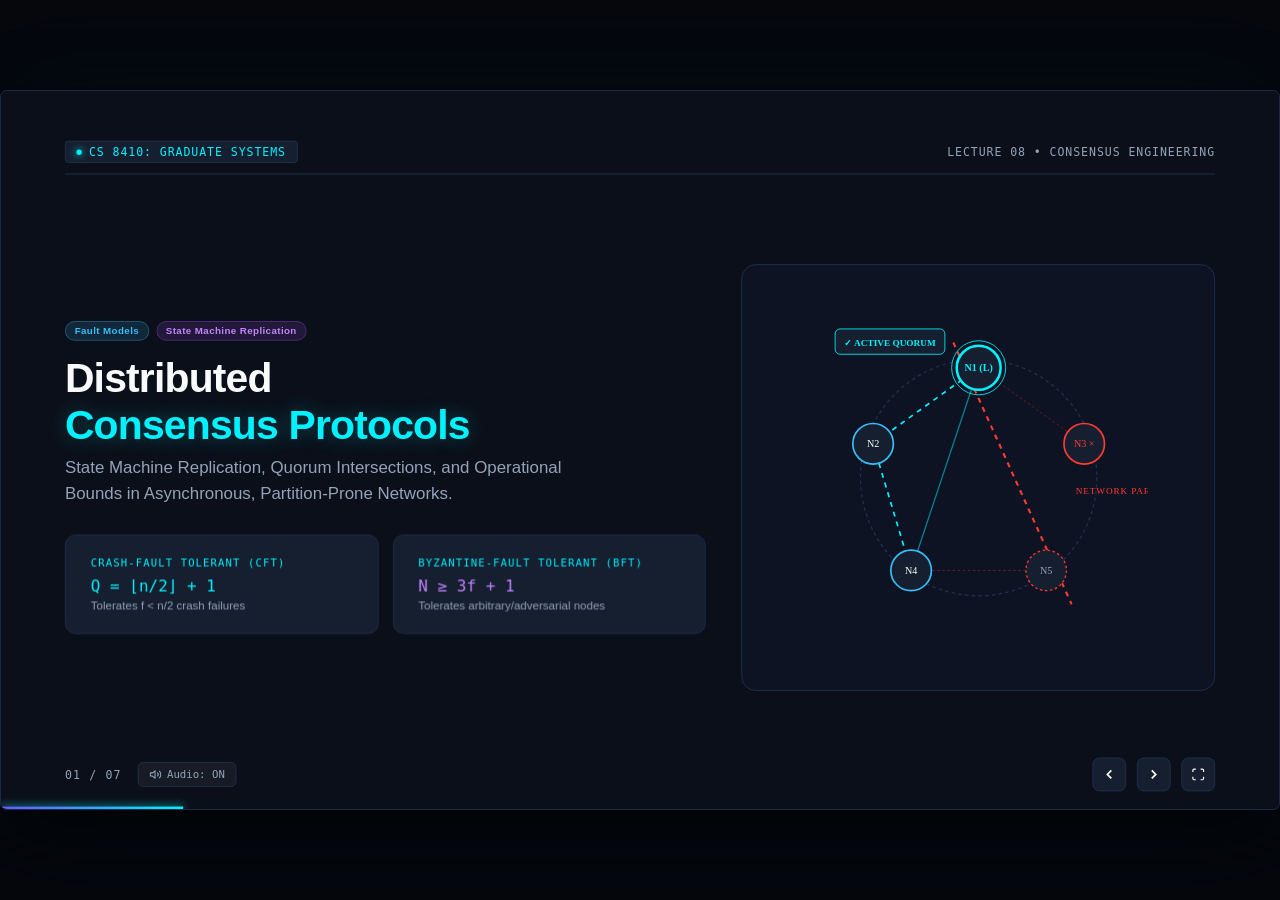
<file: workspace/index.html>
<!DOCTYPE html>
<html lang="en">
<head><meta http-equiv="Content-Security-Policy" content="default-src 'none'; style-src 'unsafe-inline'; script-src 'unsafe-inline'; img-src data: blob:; font-src data:; media-src 'self' data: blob:; connect-src 'self' data: blob:; base-uri 'none'; form-action 'none'; frame-src 'none'">

  <meta charset="UTF-8">
  <meta name="viewport" content="width=device-width, initial-scale=1.0">
  <title>CS 8410: Distributed Consensus Protocols</title>
  <style>
    :root {
      --bg: #0b0f19;
      --surface: #161f30;
      --surface-hover: #1c273e;
      --surface-border: #22314e;
      --text: #f8fafc;
      --text-muted: #94a3b8;
      --accent: #00f2fe;
      --accent-dim: rgba(0, 242, 254, 0.15);
      --accent-glow: rgba(0, 242, 254, 0.35);
      --indigo: #635bff;
      --indigo-dim: rgba(99, 91, 255, 0.15);
      --alert: #ff3b30;
      --alert-dim: rgba(255, 59, 48, 0.18);
      --success: #10b981;
      --font-sans: 'Space Grotesk', -apple-system, BlinkMacSystemFont, 'Segoe UI', Roboto, sans-serif;
      --font-mono: 'JetBrains Mono', 'Fira Code', Menlo, Consolas, monospace;
    }

    * {
      box-sizing: border-box;
      margin: 0;
      padding: 0;
      user-select: none;
    }

    body {
      background: #05070d;
      color: var(--text);
      font-family: var(--font-sans);
      overflow: hidden;
      width: 100vw;
      height: 100vh;
      display: flex;
      align-items: center;
      justify-content: center;
    }

    /* 16:9 Viewport Stage Container */
    #deck-stage {
      transform: translate(-50%, -50%);
      position: absolute;
      top: 50%;
      left: 50%;
      width: 1440px;
      height: 810px;
      transform-origin: center center;
      background: radial-gradient(circle at 80% 20%, #131b2e 0%, var(--bg) 70%);
      border: 1px solid var(--surface-border);
      box-shadow: 0 25px 80px rgba(0, 0, 0, 0.8), 0 0 120px rgba(0, 242, 254, 0.05);
      overflow: hidden;
      border-radius: 8px;
    }

    /* Slide Engine */
    .slide {
      position: absolute;
      inset: 0;
      padding: 56px 72px;
      display: flex;
      flex-direction: column;
      opacity: 0;
      visibility: hidden;
      pointer-events: none;
      transition: opacity 0.32s cubic-bezier(0.16, 1, 0.3, 1), transform 0.32s cubic-bezier(0.16, 1, 0.3, 1);
      transform: scale(0.99);
      background: var(--bg);
    }

    .slide.active {
      opacity: 1;
      visibility: visible;
      pointer-events: auto;
      transform: scale(1);
    }

    /* Top Metadata Bar */
    .meta-bar {
      display: flex;
      justify-content: space-between;
      align-items: center;
      margin-bottom: 24px;
      font-family: var(--font-mono);
      font-size: 13px;
      letter-spacing: 0.08em;
      text-transform: uppercase;
      color: var(--text-muted);
      border-bottom: 1px solid var(--surface-border);
      padding-bottom: 12px;
    }

    .meta-tag {
      display: inline-flex;
      align-items: center;
      gap: 8px;
      background: var(--surface);
      border: 1px solid var(--surface-border);
      padding: 4px 12px;
      border-radius: 4px;
      color: var(--accent);
      font-weight: 500;
    }

    .meta-tag::before {
      content: '';
      width: 6px;
      height: 6px;
      border-radius: 50%;
      background: var(--accent);
      box-shadow: 0 0 8px var(--accent);
    }

    /* Typography */
    h1.display-title {
      font-size: 46px;
      font-weight: 700;
      line-height: 1.15;
      letter-spacing: -0.02em;
      color: var(--text);
      margin-bottom: 8px;
    }

    .highlight-cyan {
      color: var(--accent);
      text-shadow: 0 0 24px rgba(0, 242, 254, 0.3);
    }

    .highlight-crimson {
      color: var(--alert);
    }

    p.subtitle {
      font-size: 19px;
      color: var(--text-muted);
      line-height: 1.5;
      margin-bottom: 32px;
    }

    /* Content Layouts */
    .slide-body {
      flex: 1;
      display: flex;
      flex-direction: column;
      position: relative;
    }

    .grid-split {
      display: grid;
      grid-template-columns: 1fr 1fr;
      gap: 32px;
      height: 100%;
    }

    .grid-3col {
      display: grid;
      grid-template-columns: repeat(3, 1fr);
      gap: 24px;
      height: 100%;
    }

    /* Cards */
    .zd-card {
      background: var(--surface);
      border: 1px solid var(--surface-border);
      border-radius: 12px;
      padding: 24px 28px;
      position: relative;
      display: flex;
      flex-direction: column;
      backdrop-filter: blur(8px);
      transition: transform 0.2s ease, border-color 0.2s ease;
    }

    .zd-card:hover {
      border-color: rgba(0, 242, 254, 0.4);
      transform: translateY(-2px);
    }

    .zd-card.highlight {
      border-color: var(--accent);
      box-shadow: inset 0 0 20px var(--accent-dim);
    }

    .zd-card.danger {
      border-color: var(--alert);
      background: linear-gradient(180deg, var(--surface) 0%, rgba(255, 59, 48, 0.08) 100%);
    }

    .card-label {
      font-family: var(--font-mono);
      font-size: 12px;
      text-transform: uppercase;
      letter-spacing: 0.1em;
      color: var(--accent);
      margin-bottom: 8px;
      display: flex;
      align-items: center;
      justify-content: space-between;
    }

    .card-title {
      font-size: 20px;
      font-weight: 600;
      margin-bottom: 12px;
      color: var(--text);
    }

    .card-text {
      font-size: 15px;
      line-height: 1.6;
      color: var(--text-muted);
    }

    /* Math / Code Badge */
    .math-callout {
      background: rgba(0, 0, 0, 0.4);
      border: 1px solid var(--surface-border);
      border-left: 3px solid var(--accent);
      padding: 12px 16px;
      font-family: var(--font-mono);
      font-size: 14px;
      color: #38bdf8;
      border-radius: 4px;
      margin: 12px 0;
    }

    /* Cover Slide Specifics */
    .cover-layout {
      display: grid;
      grid-template-columns: 1.15fr 0.85fr;
      height: 100%;
      align-items: center;
      gap: 40px;
    }

    .cover-art-box {
      height: 480px;
      background: rgba(15, 23, 42, 0.6);
      border: 1px solid var(--surface-border);
      border-radius: 16px;
      position: relative;
      display: flex;
      align-items: center;
      justify-content: center;
      overflow: hidden;
    }

    /* Protocol Capability Table */
    .data-table-wrap {
      width: 100%;
      border-collapse: collapse;
      font-size: 15px;
      background: var(--surface);
      border: 1px solid var(--surface-border);
      border-radius: 12px;
      overflow: hidden;
    }

    .data-table-wrap th {
      background: rgba(11, 15, 25, 0.8);
      font-family: var(--font-mono);
      font-size: 12px;
      text-transform: uppercase;
      letter-spacing: 0.08em;
      color: var(--accent);
      padding: 16px 20px;
      text-align: left;
      border-bottom: 1px solid var(--surface-border);
    }

    .data-table-wrap td {
      padding: 18px 20px;
      border-bottom: 1px solid rgba(255, 255, 255, 0.05);
      color: var(--text);
      font-family: var(--font-mono);
      font-size: 14px;
    }

    .data-table-wrap tr:last-child td {
      border-bottom: none;
    }

    .data-table-wrap tr:hover td {
      background: var(--surface-hover);
    }

    .tag-pill {
      display: inline-block;
      padding: 4px 10px;
      border-radius: 20px;
      font-size: 11px;
      font-weight: 600;
      letter-spacing: 0.04em;
    }

    .tag-cft { background: rgba(56, 189, 248, 0.15); color: #38bdf8; border: 1px solid rgba(56, 189, 248, 0.3); }
    .tag-bft { background: rgba(168, 85, 247, 0.15); color: #c084fc; border: 1px solid rgba(168, 85, 247, 0.3); }
    .tag-pow { background: rgba(245, 158, 11, 0.15); color: #fbbf24; border: 1px solid rgba(245, 158, 11, 0.3); }

    /* Big Metric Display */
    .metric-hero {
      display: flex;
      align-items: baseline;
      gap: 12px;
      margin: 8px 0;
    }

    .metric-value {
      font-size: 52px;
      font-weight: 700;
      font-family: var(--font-mono);
      color: var(--accent);
      letter-spacing: -0.03em;
    }

    .metric-unit {
      font-size: 16px;
      color: var(--text-muted);
      font-family: var(--font-mono);
    }

    /* Editorial Quote Callout */
    .callout-quote {
      margin-top: auto;
      padding: 18px 24px;
      background: rgba(99, 91, 255, 0.08);
      border-left: 4px solid var(--indigo);
      border-radius: 0 8px 8px 0;
      font-style: italic;
      color: #cbd5e1;
      font-size: 16px;
      display: flex;
      align-items: center;
      gap: 16px;
    }

    /* Step Timeline Horizontal */
    .timeline-steps {
      display: grid;
      grid-template-columns: repeat(3, 1fr);
      gap: 20px;
      position: relative;
    }

    .timeline-steps::before {
      content: '';
      position: absolute;
      top: 28px;
      left: 40px;
      right: 40px;
      height: 2px;
      background: linear-gradient(90deg, var(--accent), var(--indigo));
      z-index: 1;
      opacity: 0.4;
    }

    .step-card {
      background: var(--surface);
      border: 1px solid var(--surface-border);
      border-radius: 12px;
      padding: 24px;
      position: relative;
      z-index: 2;
    }

    .step-node {
      width: 44px;
      height: 44px;
      border-radius: 50%;
      background: var(--bg);
      border: 2px solid var(--accent);
      color: var(--accent);
      display: flex;
      align-items: center;
      justify-content: center;
      font-family: var(--font-mono);
      font-weight: 700;
      margin-bottom: 20px;
      box-shadow: 0 0 16px var(--accent-glow);
    }

    /* Interactive Bottom Navigation */
    #deck-nav {
      position: absolute;
      bottom: 20px;
      left: 72px;
      right: 72px;
      display: flex;
      align-items: center;
      justify-content: space-between;
      z-index: 100;
      pointer-events: auto;
    }

    .nav-counter {
      font-family: var(--font-mono);
      font-size: 13px;
      letter-spacing: 0.1em;
      color: var(--text-muted);
    }

    .nav-controls {
      display: flex;
      align-items: center;
      gap: 12px;
    }

    .nav-btn {
      background: var(--surface);
      border: 1px solid var(--surface-border);
      color: var(--text);
      width: 38px;
      height: 38px;
      border-radius: 8px;
      cursor: pointer;
      display: flex;
      align-items: center;
      justify-content: center;
      transition: all 0.15s ease;
    }

    .nav-btn:hover {
      border-color: var(--accent);
      color: var(--accent);
      box-shadow: 0 0 12px var(--accent-dim);
    }

    /* Progress bar */
    #progress-bar {
      position: absolute;
      bottom: 0;
      left: 0;
      height: 3px;
      background: linear-gradient(90deg, var(--indigo), var(--accent));
      width: 14.28%;
      transition: width 0.3s ease;
      box-shadow: 0 0 10px var(--accent);
      z-index: 101;
    }

    /* Audio Indicator Button */
    .audio-badge {
      display: inline-flex;
      align-items: center;
      gap: 6px;
      cursor: pointer;
      padding: 6px 12px;
      border-radius: 6px;
      background: rgba(255, 255, 255, 0.05);
      border: 1px solid var(--surface-border);
      font-size: 12px;
      color: var(--text-muted);
      font-family: var(--font-mono);
    }

    .audio-badge:hover {
      color: var(--accent);
      border-color: var(--accent);
    }

    /* SVG Diagram Animations */
    @keyframes pulseGlow {
      0%, 100% { opacity: 0.4; }
      50% { opacity: 0.85; filter: drop-shadow(0 0 8px var(--accent)); }
    }

    @keyframes dashMove {
      to { stroke-dashoffset: -40; }
    }

    .pulse-node {
      animation: pulseGlow 2.5s infinite ease-in-out;
    }

    .packet-stream {
      stroke-dasharray: 6 6;
      animation: dashMove 1.5s linear infinite;
    }

    /* Print Styles */
    @media print {
      body {
        overflow: visible !important;
        background: #fff;
      }
      #deck-stage {
      transform: translate(-50%, -50%);
        position: static !important;
        transform: none !important;
        width: 100% !important;
        height: auto !important;
        box-shadow: none !important;
        border: none !important;
      }
      .slide {
        position: relative !important;
        display: flex !important;
        opacity: 1 !important;
        visibility: visible !important;
        page-break-after: always !important;
        height: 100vh !important;
        background: #0b0f19 !important;
      }
      #deck-nav, #progress-bar {
        display: none !important;
      }
    }
  </style>

<script id="zen-audio-engine">
window.ZenAudio = (() => {
  let ctx = null;
  let hasUserInteracted = false;

  function getContext() {
    if (!ctx) {
      const AudioCtx = window.AudioContext || window.webkitAudioContext;
      if (AudioCtx) ctx = new AudioCtx();
    }
    if (ctx && ctx.state === 'suspended') {
      ctx.resume().catch(() => {});
    }
    return ctx;
  }

  function play(type) {
    try {
      const c = getContext();
      if (!c) return;
      const now = c.currentTime;

      if (type === 'whoosh') {
        const osc = c.createOscillator();
        const gain = c.createGain();
        const filter = c.createBiquadFilter();
        osc.type = 'sine';
        osc.frequency.setValueAtTime(140, now);
        osc.frequency.exponentialRampToValueAtTime(520, now + 0.1);
        osc.frequency.exponentialRampToValueAtTime(70, now + 0.3);
        filter.type = 'lowpass';
        filter.frequency.setValueAtTime(500, now);
        filter.frequency.exponentialRampToValueAtTime(1800, now + 0.1);
        filter.frequency.exponentialRampToValueAtTime(150, now + 0.3);
        gain.gain.setValueAtTime(0.001, now);
        gain.gain.linearRampToValueAtTime(0.2, now + 0.06);
        gain.gain.exponentialRampToValueAtTime(0.001, now + 0.34);
        osc.connect(filter);
        filter.connect(gain);
        gain.connect(c.destination);
        osc.start(now);
        osc.stop(now + 0.35);
      } else if (type === 'punch' || type === 'impact') {
        const osc = c.createOscillator();
        const gain = c.createGain();
        osc.type = 'triangle';
        osc.frequency.setValueAtTime(130, now);
        osc.frequency.exponentialRampToValueAtTime(34, now + 0.28);
        gain.gain.setValueAtTime(0.35, now);
        gain.gain.exponentialRampToValueAtTime(0.001, now + 0.38);
        osc.connect(gain);
        gain.connect(c.destination);
        osc.start(now);
        osc.stop(now + 0.4);
      } else if (type === 'chime' || type === 'success') {
        [659.25, 987.77, 1318.51].forEach((freq, i) => {
          const osc = c.createOscillator();
          const gain = c.createGain();
          osc.type = 'sine';
          osc.frequency.setValueAtTime(freq, now + i * 0.06);
          gain.gain.setValueAtTime(0.001, now + i * 0.06);
          gain.gain.linearRampToValueAtTime(0.12, now + i * 0.06 + 0.015);
          gain.gain.exponentialRampToValueAtTime(0.001, now + i * 0.06 + 0.45);
          osc.connect(gain);
          gain.connect(c.destination);
          osc.start(now + i * 0.06);
          osc.stop(now + i * 0.06 + 0.48);
        });
      } else if (type === 'digital' || type === 'blip') {
        [880, 1174.66, 1760].forEach((freq, i) => {
          const osc = c.createOscillator();
          const gain = c.createGain();
          osc.type = 'sine';
          osc.frequency.setValueAtTime(freq, now + i * 0.035);
          gain.gain.setValueAtTime(0.08, now + i * 0.035);
          gain.gain.exponentialRampToValueAtTime(0.001, now + i * 0.035 + 0.08);
          osc.connect(gain);
          gain.connect(c.destination);
          osc.start(now + i * 0.035);
          osc.stop(now + i * 0.035 + 0.09);
        });
      } else if (type === 'sweep') {
        const osc = c.createOscillator();
        const gain = c.createGain();
        osc.type = 'sine';
        osc.frequency.setValueAtTime(220, now);
        osc.frequency.exponentialRampToValueAtTime(880, now + 0.4);
        gain.gain.setValueAtTime(0.001, now);
        gain.gain.linearRampToValueAtTime(0.14, now + 0.15);
        gain.gain.exponentialRampToValueAtTime(0.001, now + 0.45);
        osc.connect(gain);
        gain.connect(c.destination);
        osc.start(now);
        osc.stop(now + 0.46);
      } else if (type === 'riser') {
        const osc = c.createOscillator();
        const gain = c.createGain();
        osc.type = 'sawtooth';
        const filter = c.createBiquadFilter();
        filter.type = 'lowpass';
        filter.frequency.setValueAtTime(300, now);
        filter.frequency.exponentialRampToValueAtTime(2400, now + 0.5);
        osc.frequency.setValueAtTime(110, now);
        osc.frequency.exponentialRampToValueAtTime(440, now + 0.5);
        gain.gain.setValueAtTime(0.02, now);
        gain.gain.linearRampToValueAtTime(0.12, now + 0.4);
        gain.gain.exponentialRampToValueAtTime(0.001, now + 0.55);
        osc.connect(filter);
        filter.connect(gain);
        gain.connect(c.destination);
        osc.start(now);
        osc.stop(now + 0.56);
      } else if (type === 'drop') {
        const osc = c.createOscillator();
        const gain = c.createGain();
        osc.type = 'sine';
        osc.frequency.setValueAtTime(160, now);
        osc.frequency.exponentialRampToValueAtTime(36, now + 0.6);
        gain.gain.setValueAtTime(0.3, now);
        gain.gain.exponentialRampToValueAtTime(0.001, now + 0.65);
        osc.connect(gain);
        gain.connect(c.destination);
        osc.start(now);
        osc.stop(now + 0.7);
      }
    } catch (e) {
      console.warn('ZenAudio error:', e);
    }
  }

  let currentAudio = null;
  async function speak(text, options = {}) {
    if (!text || !text.trim()) return;
    stopSpeech();
    try {
      const resp = await fetch('/api/tts', {
        method: 'POST',
        headers: { 'Content-Type': 'application/json' },
        body: JSON.stringify({
          text: text.trim(),
          voice: options.voice || null,
          rate: options.rate || null
        })
      });
      if (resp.ok) {
        const blob = await resp.blob();
        const audioUrl = URL.createObjectURL(blob);
        const audio = new Audio(audioUrl);
        currentAudio = audio;
        audio.onended = () => {
          URL.revokeObjectURL(audioUrl);
          if (currentAudio === audio) currentAudio = null;
        };
        await audio.play();
        return;
      }
    } catch (err) {
      console.warn('ZenAudio neural TTS fetch failed, trying speechSynthesis fallback:', err);
    }

    if (window.speechSynthesis) {
      const u = new SpeechSynthesisUtterance(text.trim());
      const isFa = /[\u0600-\u06FF]/.test(text);
      u.lang = isFa ? 'fa-IR' : 'en-US';
      window.speechSynthesis.speak(u);
    }
  }

  function stopSpeech() {
    if (currentAudio) {
      currentAudio.pause();
      currentAudio = null;
    }
    if (window.speechSynthesis) {
      window.speechSynthesis.cancel();
    }
  }

  function init() {
    ['click', 'keydown', 'touchstart'].forEach(evt => {
      window.addEventListener(evt, () => {
        hasUserInteracted = true;
        getContext();
      }, { once: true, passive: true });
    });

    document.addEventListener('click', (e) => {
      hasUserInteracted = true;
      getContext();
      const target = e.target.closest('[data-sfx], [data-sfx-type]');
      if (target) {
        const sfx = target.getAttribute('data-sfx') || target.getAttribute('data-sfx-type');
        if (sfx && sfx !== 'none') play(sfx);
      }
    }, true);

    document.addEventListener('mouseenter', (e) => {
      const target = e.target.closest('[data-sfx-trigger="hover"]');
      if (target) {
        const sfx = target.getAttribute('data-sfx') || target.getAttribute('data-sfx-type');
        if (sfx && sfx !== 'none') play(sfx);
      }
    }, true);

    // Auto-detect slide activation and play slide transition sound effect
    const observer = new MutationObserver((mutations) => {
      if (!hasUserInteracted) return;
      for (const m of mutations) {
        if (m.type === 'attributes' && m.attributeName === 'class') {
          const target = m.target;
          if (target.classList && target.classList.contains('slide') && target.classList.contains('active')) {
            const sfx = target.getAttribute('data-sfx') || 'whoosh';
            if (sfx !== 'none') play(sfx);
          }
        }
      }
    });

    document.querySelectorAll('.slide, section[id^="s"]').forEach((s) => {
      observer.observe(s, { attributes: true, attributeFilter: ['class'] });
    });

    window.addEventListener('message', (e) => {
      if (!e.data) return;
      if (e.data.type === 'zd-speak' && e.data.text) {
        speak(e.data.text, e.data);
      } else if (e.data.type === 'zd-stop-speech') {
        stopSpeech();
      } else if (e.data.type === 'zd-play-sfx' && e.data.sfx) {
        play(e.data.sfx);
      }
    });
  }

  if (typeof document !== 'undefined') {
    if (document.readyState === 'loading') {
      document.addEventListener('DOMContentLoaded', init);
    } else {
      init();
    }
  }

  return { play, speak, stopSpeech, getContext };
})();
</script>
</head>
<body>

  <div id="deck-stage">
    
    <!-- SLIDE 1: COVER -->
    <section class="slide active" id="slide-1" data-sfx="sweep" data-speaker-notes="Welcome to CS 8410. Today we dive into distributed consensus protocols, exploring how state machine replication survives hostile network partitions and asynchronous latency.">
      <div class="meta-bar">
        <span class="meta-tag">CS 8410: Graduate Systems</span>
        <span>Lecture 08 &bull; Consensus Engineering</span>
      </div>
      <div class="slide-body">
        <div class="cover-layout">
          <div>
            <div style="display: flex; gap: 8px; margin-bottom: 16px;">
              <span class="tag-pill tag-cft">Fault Models</span>
              <span class="tag-pill tag-bft">State Machine Replication</span>
            </div>
            <h1 class="display-title">
              Distributed <br>
              <span class="highlight-cyan">Consensus Protocols</span>
            </h1>
            <p class="subtitle" style="max-width: 620px;">
              State Machine Replication, Quorum Intersections, and Operational Bounds in Asynchronous, Partition-Prone Networks.
            </p>

            <div style="display: grid; grid-template-columns: 1fr 1fr; gap: 16px; margin-top: 24px;">
              <div class="zd-card">
                <div class="card-label">Crash-Fault Tolerant (CFT)</div>
                <div style="font-family: var(--font-mono); font-size: 18px; color: var(--accent);">Q = &lfloor;n/2&rfloor; + 1</div>
                <div style="font-size: 13px; color: var(--text-muted); margin-top: 4px;">Tolerates f &lt; n/2 crash failures</div>
              </div>
              <div class="zd-card">
                <div class="card-label">Byzantine-Fault Tolerant (BFT)</div>
                <div style="font-family: var(--font-mono); font-size: 18px; color: #c084fc;">N &ge; 3f + 1</div>
                <div style="font-size: 13px; color: var(--text-muted); margin-top: 4px;">Tolerates arbitrary/adversarial nodes</div>
              </div>
            </div>
          </div>

          <!-- Dynamic SVG Topology Visual -->
          <div class="cover-art-box">
            <svg viewBox="0 0 400 400" width="380" height="380">
              <defs>
                <linearGradient id="cyanGrad" x1="0%" y1="0%" x2="100%" y2="100%">
                  <stop offset="0%" stop-color="#00f2fe" />
                  <stop offset="100%" stop-color="#635bff" />
                </linearGradient>
              </defs>

              <!-- Circle background boundary -->
              <circle cx="200" cy="200" r="140" fill="none" stroke="#22314e" stroke-width="1.5" stroke-dasharray="4 4" />

              <!-- Partition barrier cutting Node 3 -->
              <line x1="170" y1="40" x2="310" y2="350" stroke="#ff3b30" stroke-width="2.5" stroke-dasharray="6 6" />
              <text x="315" y="220" fill="#ff3b30" font-family="JetBrains Mono" font-size="11" letter-spacing="1">NETWORK PARTITION</text>

              <!-- Node connections within quorum (1, 2, 4) -->
              <line x1="200" y1="70" x2="75" y2="160" stroke="#00f2fe" stroke-width="2" class="packet-stream" />
              <line x1="75" y1="160" x2="120" y2="310" stroke="#00f2fe" stroke-width="2" class="packet-stream" />
              <line x1="200" y1="70" x2="120" y2="310" stroke="#00f2fe" stroke-width="1.5" stroke-opacity="0.5" />

              <!-- Broken connections to isolated nodes -->
              <line x1="200" y1="70" x2="325" y2="160" stroke="#ff3b30" stroke-width="1" stroke-dasharray="3 3" opacity="0.4" />
              <line x1="280" y1="310" x2="120" y2="310" stroke="#ff3b30" stroke-width="1" stroke-dasharray="3 3" opacity="0.4" />

              <!-- Node 1: Leader -->
              <circle cx="200" cy="70" r="26" fill="#161f30" stroke="#00f2fe" stroke-width="3" />
              <circle cx="200" cy="70" r="32" fill="none" stroke="#00f2fe" stroke-width="1" class="pulse-node" />
              <text x="200" y="74" fill="#00f2fe" font-family="JetBrains Mono" font-size="12" font-weight="700" text-anchor="middle">N1 (L)</text>

              <!-- Node 2: Follower (Quorum) -->
              <circle cx="75" cy="160" r="24" fill="#161f30" stroke="#38bdf8" stroke-width="2" />
              <text x="75" y="164" fill="#f8fafc" font-family="JetBrains Mono" font-size="12" text-anchor="middle">N2</text>

              <!-- Node 4: Follower (Quorum) -->
              <circle cx="120" cy="310" r="24" fill="#161f30" stroke="#38bdf8" stroke-width="2" />
              <text x="120" y="314" fill="#f8fafc" font-family="JetBrains Mono" font-size="12" text-anchor="middle">N4</text>

              <!-- Node 3: Isolated (Partitioned) -->
              <circle cx="325" cy="160" r="24" fill="#161f30" stroke="#ff3b30" stroke-width="2" />
              <text x="325" y="164" fill="#ff3b30" font-family="JetBrains Mono" font-size="12" text-anchor="middle">N3 &times;</text>

              <!-- Node 5: Follower (Partitioned) -->
              <circle cx="280" cy="310" r="24" fill="#161f30" stroke="#ff3b30" stroke-width="1.5" stroke-dasharray="3 3" />
              <text x="280" y="314" fill="#94a3b8" font-family="JetBrains Mono" font-size="12" text-anchor="middle">N5</text>

              <!-- Quorum Badge Overlay -->
              <rect x="30" y="24" width="130" height="30" rx="6" fill="#161f30" stroke="#00f2fe" stroke-width="1" />
              <text x="95" y="44" fill="#00f2fe" font-family="JetBrains Mono" font-size="11" font-weight="600" text-anchor="middle">&check; ACTIVE QUORUM</text>
            </svg>
          </div>
        </div>
      </div>
    </section>

    <!-- SLIDE 2: THE IMPOSSIBILITY FRONTIER -->
    <section class="slide" id="slide-2" data-sfx="drop" data-speaker-notes="Network determinism is a mathematical illusion. The FLP impossibility theorem proves no asynchronous consensus can be both completely live and safe against even one crash.">
      <div class="meta-bar">
        <span class="meta-tag">Theoretical Foundations</span>
        <span>Asynchrony &bull; Bounds &bull; FLP Impossibility</span>
      </div>
      <div class="slide-body">
        <h1 class="display-title">The Fallacy of <span class="highlight-crimson">Network Determinism</span></h1>
        <p class="subtitle">Asynchronous network hazards, unbonded latency, and split-brain guarantees.</p>

        <div style="display: grid; grid-template-columns: repeat(3, 1fr); gap: 20px; margin-bottom: 28px;">
          <div class="zd-card danger">
            <div class="card-label" style="color: var(--alert);">Hazard 01</div>
            <div class="card-title">Unbounded Latency</div>
            <p class="card-text">Packets can be delayed arbitrarily without detection. A silent node cannot be distinguished from a dead node or a sluggish transmission line.</p>
            <div class="math-callout" style="border-left-color: var(--alert); color: #fca5a5;">Delay(&Delta;t) &rarr; &infin;</div>
          </div>

          <div class="zd-card danger">
            <div class="card-label" style="color: var(--alert);">Hazard 02</div>
            <div class="card-title">Clock Skew & Drift</div>
            <p class="card-text">NTP synchronized physical clocks violate linearizability guarantees due to asymmetric network jitter and oscillator temperature variance.</p>
            <div class="math-callout" style="border-left-color: var(--alert); color: #fca5a5;">|C_i(t) - C_j(t)| &gt; &epsilon;</div>
          </div>

          <div class="zd-card danger">
            <div class="card-label" style="color: var(--alert);">Hazard 03</div>
            <div class="card-title">Split-Brain Divergence</div>
            <p class="card-text">Without a strict majority quorum intersection, independent partitions accept contradictory mutations, causing irrecoverable data corruption.</p>
            <div class="math-callout" style="border-left-color: var(--alert); color: #fca5a5;">Q_A &cap; Q_B = &empty;</div>
          </div>
        </div>

        <div class="grid-split" style="height: auto; flex: 1;">
          <div class="zd-card">
            <div class="card-label">Core Theorem</div>
            <div class="card-title">FLP Impossibility (1985)</div>
            <p class="card-text">Fischer, Lynch, and Paterson proved that in a purely asynchronous network, <em>no deterministic consensus protocol</em> can guarantee liveness in the presence of even a single unannounced crash fault.</p>
          </div>

          <div class="zd-card">
            <div class="card-label">Practical Resolution</div>
            <div class="card-title">Partial Synchrony & Randomization</div>
            <p class="card-text">Production protocols (Raft, Multi-Paxos) circumvent FLP by assuming <strong>partial synchrony</strong> (&Delta; holds after Global Stabilization Time) or randomized timers to break election deadlocks.</p>
          </div>
        </div>
      </div>
    </section>

    <!-- SLIDE 3: REPLICATED STATE MACHINE MODEL -->
    <section class="slide" id="slide-3" data-sfx="digital" data-speaker-notes="Consensus enables the Replicated State Machine. If all nodes apply an identical sequence of deterministic inputs to identical state machines, they produce identical outputs.">
      <div class="meta-bar">
        <span class="meta-tag">System Architecture</span>
        <span>Replicated State Machine &bull; Deterministic Execution</span>
      </div>
      <div class="slide-body">
        <h1 class="display-title">Replicated State Machine <span class="highlight-cyan">(RSM)</span></h1>
        <p class="subtitle">Deterministic inputs applied to identical state engines across distributed nodes.</p>

        <div class="timeline-steps" style="margin-bottom: 24px;">
          <div class="step-card">
            <div class="step-node">01</div>
            <div class="card-title">Client Log Ingress</div>
            <p class="card-text">Write commands arrive exclusively at the designated Leader node. The entry is assigned a monotonically increasing Term and Log Index, buffered in uncommitted state.</p>
          </div>

          <div class="step-card">
            <div class="step-node">02</div>
            <div class="card-title">AppendEntries RPC</div>
            <p class="card-text">The Leader dispatches parallel log replication payloads to all Followers. Followers verify log continuity (matching previous index/term) before appending to their write-ahead log.</p>
          </div>

          <div class="step-card">
            <div class="step-node">03</div>
            <div class="card-title">Commit & Execution</div>
            <p class="card-text">Once acknowledgment receipts are persisted on a quorum of NVMe disks (Q &ge; &lfloor;n/2&rfloor; + 1), the Leader commits the entry and applies it to its local deterministic state machine.</p>
          </div>
        </div>

        <div class="zd-card" style="margin-top: 4px; padding: 18px 24px;">
          <div style="display: flex; align-items: center; justify-content: space-between;">
            <div>
              <span class="card-label" style="margin-bottom: 4px;">Fundamental Invariant</span>
              <div style="font-size: 17px; font-weight: 600; color: #f8fafc;">
                State Machine Safety Property: &forall; s_1, s_2: Applied(s_1, i) = Applied(s_2, i) &rArr; State(s_1) &equiv; State(s_2)
              </div>
            </div>
            <span class="tag-pill tag-cft" style="font-size: 13px; padding: 6px 14px;">Linearizable Reads</span>
          </div>
        </div>

        <div class="callout-quote">
          <svg width="24" height="24" viewBox="0 0 24 24" fill="none" stroke="currentColor" stroke-width="2"><path d="M12 22s8-4 8-10V5l-8-3-8 3v7c0 6 8 10 8 10z"/></svg>
          <span>"Safety is never compromised for performance: logs only overwrite uncommitted entries; committed logs are immutable forever."</span>
        </div>
      </div>
    </section>

    <!-- SLIDE 4: PROTOCOL CAPABILITY MATRIX -->
    <section class="slide" id="slide-4" data-sfx="punch" data-speaker-notes="Comparing the operational envelope across paradigms: Crash-recovery Paxos and Raft provide 12ms latency, while Byzantine protocols like PBFT pay an O(n squared) communication tax.">
      <div class="meta-bar">
        <span class="meta-tag">Tradeoff Matrix</span>
        <span>Comparative Protocol Analysis &bull; Fault Budgets</span>
      </div>
      <div class="slide-body">
        <h1 class="display-title">Protocol Capability <span class="highlight-cyan">Matrix</span></h1>
        <p class="subtitle">Operational envelope, message complexity, and latency bounds across paradigms.</p>

        <table class="data-table-wrap">
          <thead>
            <tr>
              <th>Protocol</th>
              <th>Fault Model</th>
              <th>Fault Budget (n=7)</th>
              <th>Msg Complexity (Normal)</th>
              <th>P99 Commit Latency</th>
              <th>Primary Production Use</th>
            </tr>
          </thead>
          <tbody>
            <tr>
              <td style="font-weight: 700; color: var(--accent);">Multi-Paxos</td>
              <td><span class="tag-pill tag-cft">Crash-Recovery</span></td>
              <td>f = 3 crashes</td>
              <td>O(n) with stable leader</td>
              <td>~15 ms</td>
              <td>Google Chubby, Spanner</td>
            </tr>
            <tr>
              <td style="font-weight: 700; color: #38bdf8;">Raft</td>
              <td><span class="tag-pill tag-cft">Crash-Recovery</span></td>
              <td>f = 3 crashes</td>
              <td>O(n) broadcast</td>
              <td>~12 ms</td>
              <td>etcd, Kubernetes, CockroachDB</td>
            </tr>
            <tr>
              <td style="font-weight: 700; color: #c084fc;">PBFT</td>
              <td><span class="tag-pill tag-bft">Byzantine Faults</span></td>
              <td>f = 2 malicious nodes</td>
              <td>O(n&sup2;) all-to-all</td>
              <td>~140 ms</td>
              <td>Hyperledger Fabric, BFT-SMaRt</td>
            </tr>
            <tr>
              <td style="font-weight: 700; color: #fbbf24;">Nakamoto</td>
              <td><span class="tag-pill tag-pow">Proof-of-Work</span></td>
              <td>&lt; 51% Hashrate</td>
              <td>O(1) gossip flood</td>
              <td>~60 mins (Probabilistic)</td>
              <td>Bitcoin, Layer 1 Public Ledgers</td>
            </tr>
          </tbody>
        </table>

        <div style="display: grid; grid-template-columns: 1fr 1fr; gap: 24px; margin-top: 24px; flex: 1;">
          <div class="zd-card">
            <div class="card-label">Quorum Formula Comparison</div>
            <div style="display: flex; flex-direction: column; gap: 8px; margin-top: 8px;">
              <div style="font-family: var(--font-mono); font-size: 14px;">
                CFT (Raft): <span style="color: var(--accent);">N &ge; 2f + 1</span> &rarr; Overlap = 1 node
              </div>
              <div style="font-family: var(--font-mono); font-size: 14px;">
                BFT (PBFT): <span style="color: #c084fc;">N &ge; 3f + 1</span> &rarr; Overlap = f + 1 honest nodes
              </div>
              <div style="font-size: 13px; color: var(--text-muted); margin-top: 4px;">
                Byzantine quorums require extra overlap to drown out coordinated liars who vote in two directions simultaneously.
              </div>
            </div>
          </div>

          <div class="zd-card">
            <div class="card-label">Communication Scaling Tax</div>
            <p class="card-text">
              As cluster size grows, PBFT's quadratic <strong>O(n&sup2;)</strong> message phase causes catastrophic network saturation on standard Ethernet switches, making it unviable for clusters beyond n=20 nodes without pipelined HotStuff signatures.
            </p>
          </div>
        </div>
      </div>
    </section>

    <!-- SLIDE 5: RAFT CONSENSUS MECHANICS -->
    <section class="slide" id="slide-5" data-sfx="whoosh" data-speaker-notes="Raft decomposes consensus into three discrete, understandable problems: randomized leader election, strict log matching, and two-phase joint consensus for safe membership changes.">
      <div class="meta-bar">
        <span class="meta-tag">Deep Dive</span>
        <span>Raft Mechanics &bull; Ongaro & Ousterhout</span>
      </div>
      <div class="slide-body">
        <h1 class="display-title">Raft: Deconstructed <span class="highlight-cyan">Decomposition</span></h1>
        <p class="subtitle">Leader election, log matching, and cluster reconfiguration without state splits.</p>

        <div class="grid-3col">
          <div class="zd-card highlight">
            <div class="card-label">Phase 01</div>
            <div class="card-title">Election Safety</div>
            <p class="card-text">Heartbeat timeouts are jittered with random distribution (150ms &ndash; 300ms) to prevent split-vote ties.</p>
            <div class="math-callout">
              Timer &sim; Uniform(150, 300)ms
            </div>
            <p class="card-text" style="font-size: 13px; margin-top: 8px;">
              <strong>Leader Completeness:</strong> A voter rejects candidate votes if candidate's log is less up-to-date than the voter's own WAL.
            </p>
          </div>

          <div class="zd-card">
            <div class="card-label">Phase 02</div>
            <div class="card-title">Log Matching</div>
            <p class="card-text">Inductive guarantee: If two distinct logs contain an entry with identical (index, term), they store identical commands.</p>
            <div class="math-callout">
              log[i].term == log'[i].term
            </div>
            <p class="card-text" style="font-size: 13px; margin-top: 8px;">
              Followers truncate uncommitted conflicting entries upon receiving valid leader-authorized AppendEntries packets.
            </p>
          </div>

          <div class="zd-card">
            <div class="card-label">Phase 03</div>
            <div class="card-title">Joint Consensus</div>
            <p class="card-text">Dynamic node addition and removal without pausing active client writes using 2-phase configuration commit:</p>
            <div class="math-callout" style="color: #c084fc; border-left-color: #a855f7;">
              C_old &rarr; C_old,new &rarr; C_new
            </div>
            <p class="card-text" style="font-size: 13px; margin-top: 8px;">
              Decisions during transition require simultaneous, separate majorities from both C_old and C_new configurations.
            </p>
          </div>
        </div>

        <div class="callout-quote" style="margin-top: 24px;">
          <svg width="22" height="22" viewBox="0 0 24 24" fill="none" stroke="currentColor" stroke-width="2"><circle cx="12" cy="12" r="10"/><polyline points="12 6 12 12 16 14"/></svg>
          <span>"Raft prioritizes understandability by cleanly separating leader election, log replication, and commitment safety."</span>
        </div>
      </div>
    </section>

    <!-- SLIDE 6: PRODUCTION CASE STUDY (KUBERNETES & ETCD) -->
    <section class="slide" id="slide-6" data-sfx="punch" data-speaker-notes="In real-world Kubernetes deployments, etcd sustains 33,000 writes per second. Even when AWS partitions two nodes, zero downtime occurs. However, NVMe fsync spikes remain the chief cause of false leader elections.">
      <div class="meta-bar">
        <span class="meta-tag">Production Systems</span>
        <span>Case Study &bull; etcd v3.5 & Kubernetes Control Plane</span>
      </div>
      <div class="slide-body">
        <h1 class="display-title">Production Reality: <span class="highlight-cyan">Kubernetes & etcd</span></h1>
        <p class="subtitle">Validating consensus under high-throughput chaos injection and NVMe fsync bottlenecks.</p>

        <div style="display: grid; grid-template-columns: 1.1fr 0.9fr; gap: 28px; height: 100%;">
          <div style="display: flex; flex-direction: column; gap: 18px;">
            <div class="zd-card">
              <div class="card-label">Production Chaos Scenario</div>
              <div class="card-title" style="font-size: 18px;">3-AZ Multi-Region Partition</div>
              <p class="card-text" style="font-size: 14px;">
                5-node cluster deployed across AWS us-east-1 (AZ-A, AZ-B, AZ-C). Synthetic traffic injects 40,000 key-value updates/sec. A network partition isolates AZ-C containing Node 4 and Node 5.
              </p>
              <div style="display: flex; gap: 16px; margin-top: 14px;">
                <div style="font-family: var(--font-mono); font-size: 13px; color: var(--accent);">Active Quorum: {N1, N2, N3}</div>
                <div style="font-family: var(--font-mono); font-size: 13px; color: var(--alert);">Isolated: {N4, N5} (Read-Only)</div>
              </div>
            </div>

            <div class="zd-card danger">
              <div class="card-label" style="color: var(--alert);">Real-World Failure Mode</div>
              <div class="card-title" style="font-size: 18px;">The Disk Fsync Cliff</div>
              <p class="card-text" style="font-size: 14px;">
                Consensus safety dictates log entries must be flushed to disk via <code style="color: #f8fafc; font-family: var(--font-mono);">fdatasync()</code>. If NVMe queue saturation pushes fsync latency above 20ms, leader heartbeats stall, triggering cascaded election storms.
              </p>
            </div>
          </div>

          <div class="zd-card highlight" style="justify-content: center; align-items: center; text-align: center; padding: 36px 24px;">
            <div class="card-label">Benchmark Metrics (etcd v3.5)</div>
            <div class="metric-hero">
              <div class="metric-value">33,000</div>
              <div class="metric-unit">writes / sec</div>
            </div>
            <div style="color: var(--text-muted); font-size: 14px; margin-bottom: 24px;">
              3-Node NVMe Cluster &bull; 256-byte payload &bull; Linearizable Write
            </div>

            <div style="width: 100%; border-top: 1px solid var(--surface-border); padding-top: 20px; display: grid; grid-template-columns: 1fr 1fr; gap: 16px;">
              <div>
                <div style="font-family: var(--font-mono); font-size: 26px; color: #10b981; font-weight: 700;">12.4ms</div>
                <div style="font-size: 12px; color: var(--text-muted); font-family: var(--font-mono);">P99 Latency (70% load)</div>
              </div>
              <div>
                <div style="font-family: var(--font-mono); font-size: 26px; color: var(--accent); font-weight: 700;">0</div>
                <div style="font-size: 12px; color: var(--text-muted); font-family: var(--font-mono);">Divergence / 10M Chaos Tests</div>
              </div>
            </div>
          </div>
        </div>
      </div>
    </section>

    <!-- SLIDE 7: CONCLUSION & FRONTIERS -->
    <section class="slide" id="slide-7" data-sfx="chime" data-speaker-notes="Consensus is not about agreeing on absolute objective truth; it is about establishing an identical, immutable chronology of events. As we look ahead, hardware offload via RDMA and BFT threshold signatures represent the frontier.">
      <div class="meta-bar">
        <span class="meta-tag">Course Synthesis</span>
        <span>Architectural Frontiers &bull; The Next Decade</span>
      </div>
      <div class="slide-body">
        <h1 class="display-title">Consensus Evolution: <span class="highlight-cyan">Classic to Modern</span></h1>
        <p class="subtitle">Where distributed coordination moves next: hardware acceleration and signature aggregation.</p>

        <div class="grid-3col" style="margin-bottom: 28px;">
          <div class="zd-card">
            <div class="card-label">Pillar 01</div>
            <div class="card-title">CFT is a Solved Primitive</div>
            <p class="card-text">
              Raft and Multi-Paxos are universally integrated into production backbones (etcd, Consul, CockroachDB). The operational focus has shifted from algorithm invention to zero-copy RPC serialization and tail-latency smoothing.
            </p>
          </div>

          <div class="zd-card">
            <div class="card-label">Pillar 02</div>
            <div class="card-title">BFT Complexity Compression</div>
            <p class="card-text">
              Modern protocols like HotStuff, Narwhal, and AptosBFT compress view-change communication from quadratic <strong>O(n&sup2;)</strong> to linear <strong>O(n)</strong> via BLS threshold cryptographic signatures and pipelined commit chains.
            </p>
          </div>

          <div class="zd-card">
            <div class="card-label">Pillar 03</div>
            <div class="card-title">Hardware Acceleration</div>
            <p class="card-text">
              Kernel bypass technologies (RDMA over Converged Ethernet) and CXL shared-memory fabrics allow replication to bypass host OS network stacks entirely, yielding sub-microsecond consensus round-trips.
            </p>
          </div>
        </div>

        <div class="callout-quote" style="background: rgba(0, 242, 254, 0.08); border-left-color: var(--accent); padding: 24px 32px;">
          <svg width="28" height="28" viewBox="0 0 24 24" fill="none" stroke="currentColor" stroke-width="2" style="color: var(--accent);"><polygon points="12 2 15.09 8.26 22 9.27 17 14.14 18.18 21.02 12 17.77 5.82 21.02 7 14.14 2 9.27 8.91 8.26 12 2"/></svg>
          <div style="font-size: 19px; font-weight: 500; color: #f8fafc;">
            "Consensus is not about agreeing on truth; it is about agreeing on an identical history of events."
          </div>
        </div>
      </div>
    </section>

    <!-- Bottom Navigation Bar & HUD -->
    <footer id="deck-nav">
      <div style="display: flex; align-items: center; gap: 18px;">
        <span class="nav-counter" id="slide-num">01 / 07</span>
        <button class="audio-badge" id="sfx-toggle" title="Procedural Audio SFX enabled">
          <svg width="14" height="14" viewBox="0 0 24 24" fill="none" stroke="currentColor" stroke-width="2"><polygon points="11 5 6 9 2 9 2 15 6 15 11 19 11 5"/><path d="M19.07 4.93a10 10 0 0 1 0 14.14M15.54 8.46a5 5 0 0 1 0 7.07"/></svg>
          <span>Audio: ON</span>
        </button>
      </div>

      <div class="nav-controls">
        <button class="nav-btn" id="prev-btn" title="Previous Slide (Left Arrow)">
          <svg width="18" height="18" viewBox="0 0 24 24" fill="none" stroke="currentColor" stroke-width="2.5"><polyline points="15 18 9 12 15 6"/></svg>
        </button>
        <button class="nav-btn" id="next-btn" title="Next Slide (Right Arrow / Space)">
          <svg width="18" height="18" viewBox="0 0 24 24" fill="none" stroke="currentColor" stroke-width="2.5"><polyline points="9 18 15 12 9 6"/></svg>
        </button>
        <button class="nav-btn" id="fs-btn" title="Toggle Fullscreen (F)">
          <svg width="16" height="16" viewBox="0 0 24 24" fill="none" stroke="currentColor" stroke-width="2"><path d="M8 3H5a2 2 0 0 0-2 2v3m18 0V5a2 2 0 0 0-2-2h-3m0 18h3a2 2 0 0 0 2-2v-3M3 16v3a2 2 0 0 0 2 2h3"/></svg>
        </button>
      </div>
    </footer>

    <!-- Edge Progress Rail -->
    <div id="progress-bar"></div>

  </div>

  <script>
    /* Responsive Canvas 16:9 Scale Manager */
    const stage = document.getElementById('deck-stage');
    function resizeStage() {
      const stageW = 1440;
      const stageH = 810;
      const scale = Math.min(window.innerWidth / stageW, window.innerHeight / stageH);
      stage.style.transform = `translate(-50%, -50%) scale(${scale})`;
    }
    window.addEventListener('resize', resizeStage);
    resizeStage();

    /* Procedural Web Audio API Engine (Zero dependencies) */
    class AudioDirector { constructor() { this.enabled = false; } init() {} play() {} }

    const audioDirector = new AudioDirector();
    window.ZenAudio = audioDirector;

    /* Slide Navigation System */
    const slides = Array.from(document.querySelectorAll('.slide'));
    const totalSlides = slides.length;
    let currentIdx = 0;

    const slideNumEl = document.getElementById('slide-num');
    const progressBar = document.getElementById('progress-bar');
    const prevBtn = document.getElementById('prev-btn');
    const nextBtn = document.getElementById('next-btn');
    const fsBtn = document.getElementById('fs-btn');
    const sfxBtn = document.getElementById('sfx-toggle');

    function updateSlide(newIdx) {
      if (newIdx < 0 || newIdx >= totalSlides) return;
      
      slides[currentIdx].classList.remove('active');
      currentIdx = newIdx;
      const activeSlide = slides[currentIdx];
      activeSlide.classList.add('active');

      // Update counters & progress
      const numStr = String(currentIdx + 1).padStart(2, '0');
      const totalStr = String(totalSlides).padStart(2, '0');
      slideNumEl.textContent = `${numStr} / ${totalStr}`;
      progressBar.style.width = `${((currentIdx + 1) / totalSlides) * 100}%`;

      // Trigger SFX
      const sfx = activeSlide.getAttribute('data-sfx') || 'whoosh';
      audioDirector.play(sfx);
    }

    // Keyboard Controller
    window.addEventListener('keydown', (e) => {
      if (e.target && (e.target.isContentEditable || e.target.tagName === 'INPUT' || e.target.tagName === 'TEXTAREA')) {
        return;
      }

      if (e.key === 'ArrowRight' || e.key === ' ' || e.key === 'PageDown') {
        e.preventDefault();
        updateSlide(currentIdx + 1);
      } else if (e.key === 'ArrowLeft' || e.key === 'PageUp') {
        e.preventDefault();
        updateSlide(currentIdx - 1);
      } else if (e.key === 'f' || e.key === 'F') {
        toggleFullscreen();
      } else if (e.key === 'Home') {
        updateSlide(0);
      } else if (e.key === 'End') {
        updateSlide(totalSlides - 1);
      }
    });

    // Touch & Button Controls
    prevBtn.addEventListener('click', () => updateSlide(currentIdx - 1));
    nextBtn.addEventListener('click', () => updateSlide(currentIdx + 1));

    
    function toggleFullscreen() {
      if (!document.fullscreenElement) {
        document.documentElement.requestFullscreen().catch(() => {});
      } else {
        document.exitFullscreen().catch(() => {});
      }
    }
  </script>
</body>
</html>
</file>
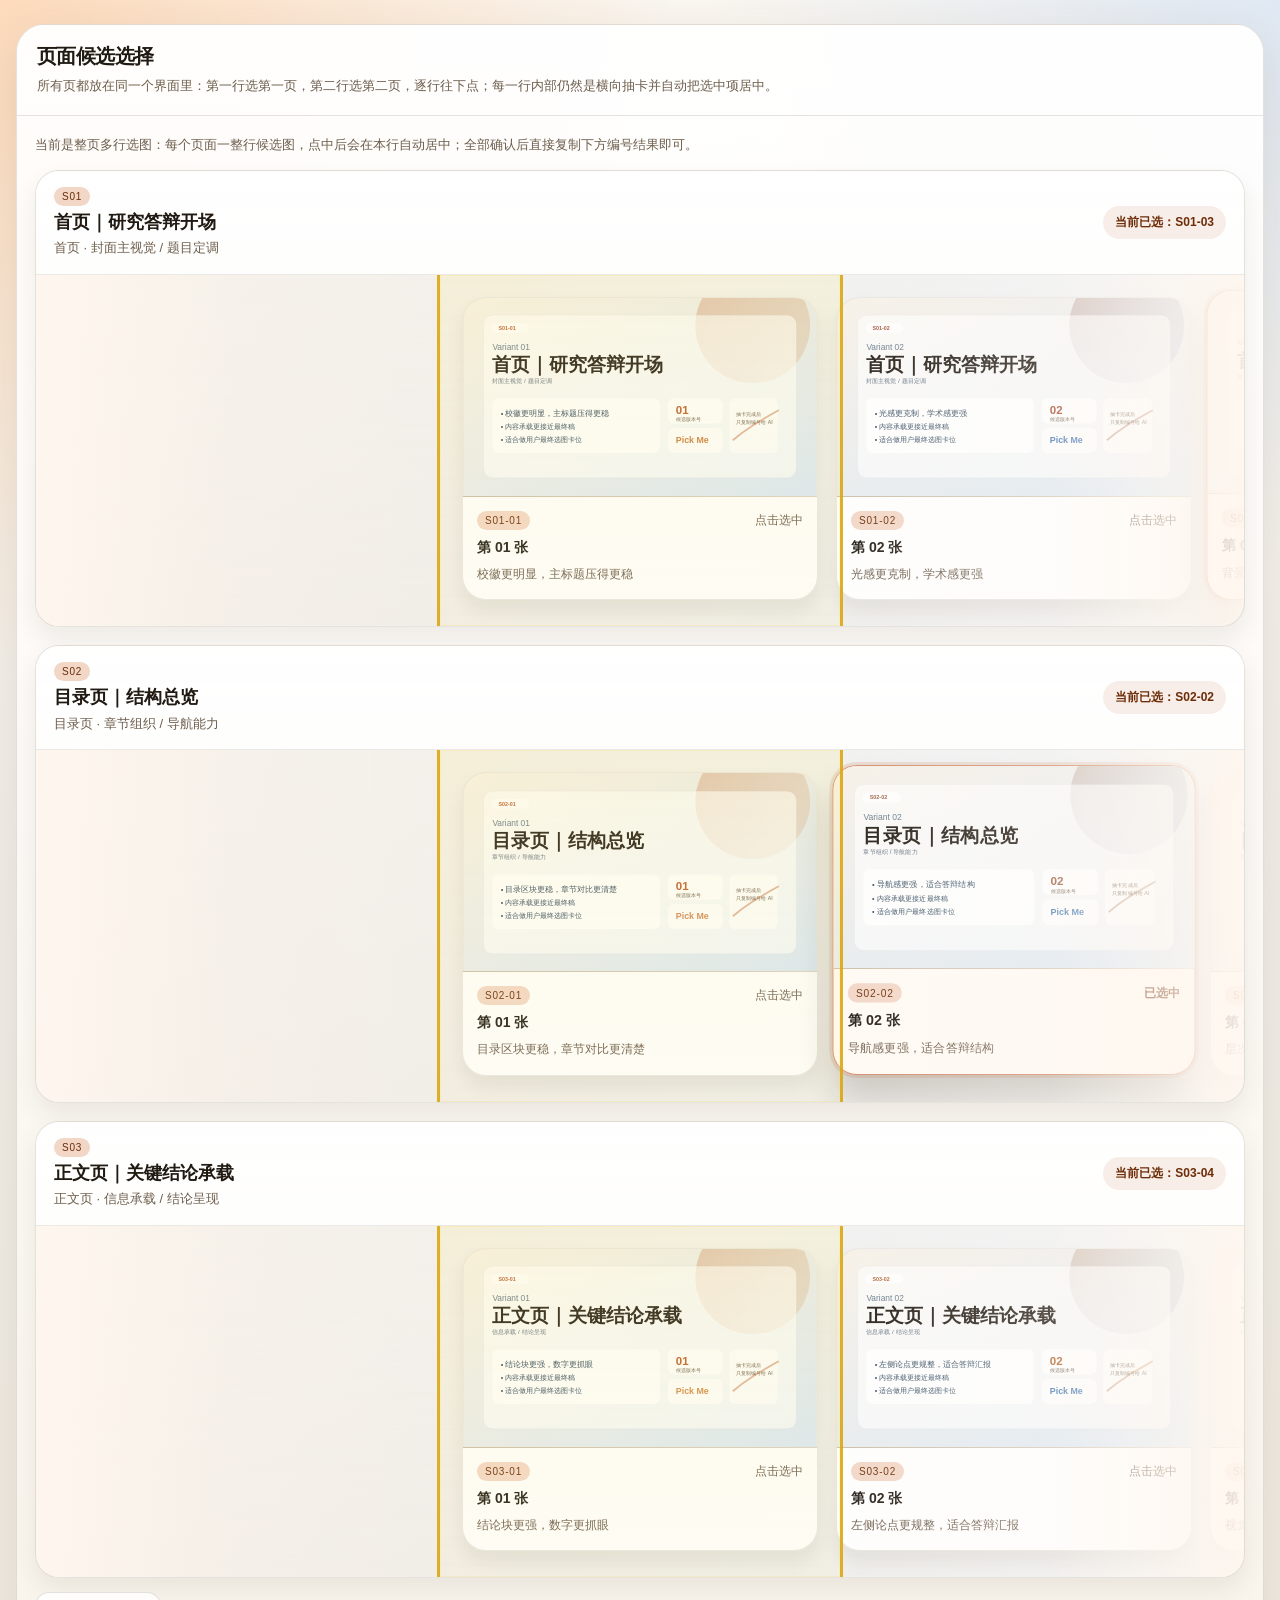
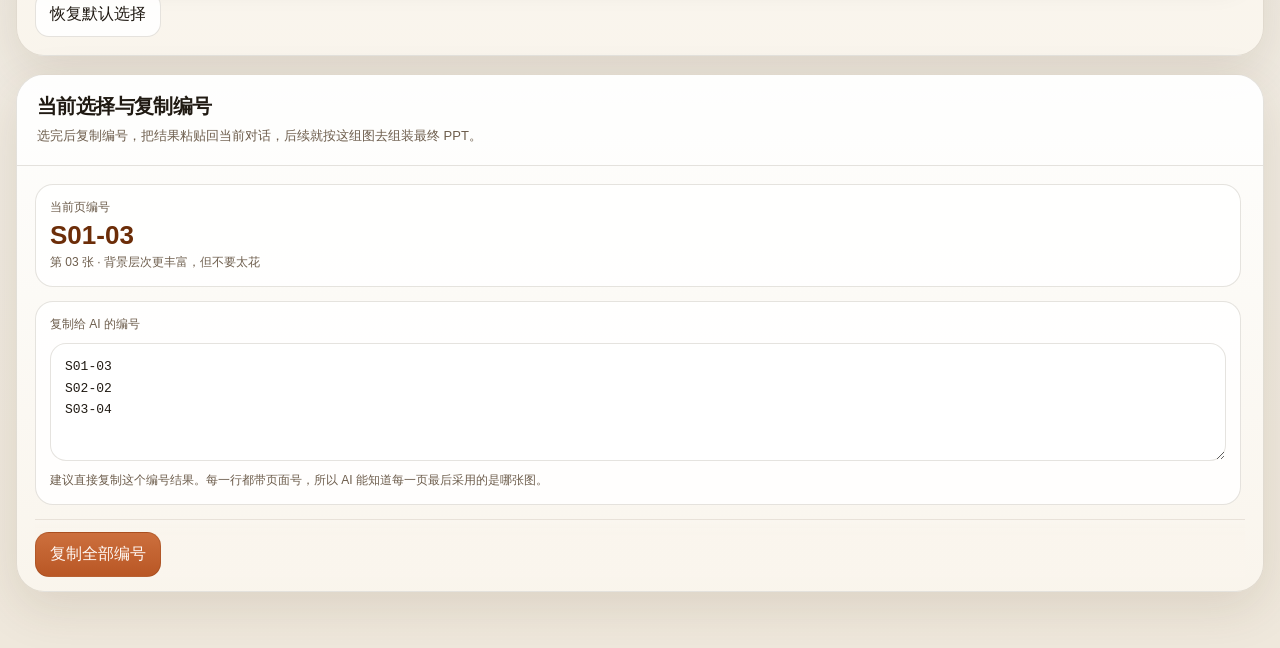
<file: skills/slides/ppt-image-first/assets/candidate_picker_shell/index.html>
<!DOCTYPE html>
<html lang="zh-CN">
<head>
  <meta charset="UTF-8">
  <meta name="viewport" content="width=device-width, initial-scale=1.0">
  <title>PPT Candidate Picker</title>
  <style>
    :root {
      --bg: #f2efe9;
      --bg-accent: #e6ded1;
      --panel: rgba(255, 250, 242, 0.86);
      --panel-strong: rgba(255, 252, 247, 0.96);
      --line: rgba(73, 56, 34, 0.14);
      --text: #201a13;
      --muted: #6d5d4c;
      --accent: #bc5b28;
      --accent-soft: #f2d6c6;
      --shadow: 0 16px 50px rgba(75, 46, 16, 0.12);
      --radius-xl: 28px;
      --radius-lg: 22px;
      --radius-md: 16px;
      --radius-sm: 12px;
      --max-width: 1560px;
      --candidate-width: 356px;
      --candidate-gap: 18px;
      --focus-width: 406px;
    }

    * { box-sizing: border-box; }
    html { scroll-behavior: smooth; }
    body {
      margin: 0;
      color: var(--text);
      font-family: "Segoe UI Variable Display", "PingFang SC", "Microsoft YaHei", sans-serif;
      background:
        radial-gradient(circle at top left, rgba(255, 197, 147, 0.56), transparent 26%),
        radial-gradient(circle at top right, rgba(130, 184, 255, 0.22), transparent 22%),
        linear-gradient(180deg, #faf6f0 0%, var(--bg) 40%, #efe8dc 100%);
      min-height: 100vh;
    }

    button, textarea, input { font: inherit; }

    .shell {
      width: min(calc(100% - 32px), var(--max-width));
      margin: 24px auto 56px;
    }

    .workspace {
      display: grid;
      grid-template-columns: minmax(0, 1fr) 340px;
      gap: 18px;
      align-items: start;
    }

    .stage-panel,
    .action-panel {
      height: auto;
      display: grid;
      grid-template-rows: auto minmax(0, 1fr);
    }

    .stage-panel .panel-body,
    .action-panel .panel-body {
      min-height: 0;
    }

    .action-panel {
      position: sticky;
      top: 18px;
    }

    .action-panel .panel-body {
      grid-template-rows: minmax(0, 1fr) auto;
      min-height: 0;
      padding-bottom: 14px;
    }

    .panel {
      border: 1px solid var(--line);
      border-radius: var(--radius-xl);
      background: linear-gradient(180deg, rgba(255, 255, 255, 0.92), rgba(250, 245, 237, 0.92));
      box-shadow: var(--shadow);
      overflow: hidden;
    }

    .panel-head {
      padding: 18px 20px;
      border-bottom: 1px solid var(--line);
      background: rgba(255, 255, 255, 0.52);
    }

    .panel-title {
      margin: 0;
      font-size: 20px;
      letter-spacing: -0.03em;
    }

    .panel-subtitle {
      margin: 6px 0 0;
      color: var(--muted);
      font-size: 13px;
      line-height: 1.6;
    }

    .panel-body {
      padding: 18px;
      display: grid;
      gap: 14px;
    }

    .candidate-board {
      display: grid;
      gap: 18px;
      align-content: start;
    }

    .candidate-strip::-webkit-scrollbar,
    .code-preview::-webkit-scrollbar,
    .action-scroll::-webkit-scrollbar {
      width: 10px;
      height: 10px;
    }

    .candidate-strip::-webkit-scrollbar-thumb,
    .code-preview::-webkit-scrollbar-thumb,
    .action-scroll::-webkit-scrollbar-thumb {
      background: rgba(126, 102, 72, 0.28);
      border-radius: 999px;
      border: 2px solid rgba(255, 255, 255, 0.35);
    }

    .slide-row {
      border: 1px solid var(--line);
      border-radius: 24px;
      background: linear-gradient(180deg, rgba(255,255,255,0.9), rgba(250,245,237,0.88));
      box-shadow: 0 12px 26px rgba(52, 34, 9, 0.08);
      overflow: hidden;
    }

    .slide-row-head {
      display: flex;
      justify-content: space-between;
      align-items: center;
      gap: 14px;
      padding: 16px 18px;
      border-bottom: 1px solid rgba(73, 56, 34, 0.1);
      background: rgba(255, 255, 255, 0.5);
    }

    .slide-row-title-wrap {
      display: grid;
      gap: 4px;
      min-width: 0;
    }

    .slide-row-title {
      margin: 0;
      font-size: 18px;
      line-height: 1.35;
    }

    .slide-row-subtitle {
      margin: 0;
      color: var(--muted);
      font-size: 13px;
      line-height: 1.5;
    }

    .slide-row-selection {
      display: inline-flex;
      align-items: center;
      gap: 8px;
      padding: 8px 12px;
      border-radius: 999px;
      background: rgba(188, 91, 40, 0.10);
      color: #6c2d08;
      font-size: 12px;
      font-weight: 700;
      white-space: nowrap;
    }

    .page-code,
    .variant-chip {
      display: inline-flex;
      width: fit-content;
      padding: 4px 8px;
      border-radius: 999px;
      background: var(--accent-soft);
      color: #6c2d08;
      font-size: 10px;
      letter-spacing: 0.08em;
      text-transform: uppercase;
    }

    .page-title {
      display: block;
      font-size: 12px;
      font-weight: 600;
      line-height: 1.35;
      color: var(--text);
    }

    .page-meta,
    .summary-meta {
      font-size: 12px;
      line-height: 1.45;
      color: var(--muted);
    }

    .stage-shell {
      position: relative;
      border-radius: 0;
      border: 0;
      background:
        linear-gradient(180deg, rgba(255,255,255,0.35), rgba(248, 240, 231, 0.5)),
        linear-gradient(135deg, #efe6d8, #e2edf8);
      overflow: hidden;
    }

    .stage-shell::before {
      content: "";
      position: absolute;
      inset: 0;
      background:
        linear-gradient(90deg, rgba(255,247,239,0.94) 0%, rgba(255,247,239,0.25) 16%, rgba(255,247,239,0.06) 34%, rgba(255,247,239,0.06) 66%, rgba(255,247,239,0.25) 84%, rgba(255,247,239,0.94) 100%);
      pointer-events: none;
      z-index: 2;
    }

    .focus-rail {
      position: absolute;
      top: 0;
      bottom: 0;
      left: 50%;
      width: var(--focus-width);
      transform: translateX(-50%);
      border-left: 3px solid rgba(219, 168, 19, 0.9);
      border-right: 3px solid rgba(219, 168, 19, 0.9);
      background: linear-gradient(180deg, rgba(255, 226, 82, 0.12), rgba(255, 226, 82, 0.05));
      pointer-events: none;
      z-index: 3;
      box-shadow: 0 0 0 1px rgba(255, 220, 75, 0.18) inset;
    }

    .candidate-strip {
      position: relative;
      overflow-x: auto;
      overflow-y: hidden;
      scroll-behavior: smooth;
      padding: 22px 0 26px;
      z-index: 1;
    }

    .candidate-track {
      display: flex;
      gap: var(--candidate-gap);
      align-items: stretch;
      padding-inline: max(18px, calc(50% - (var(--candidate-width) / 2)));
      width: max-content;
      min-width: 100%;
    }

    .candidate-card {
      width: var(--candidate-width);
      flex: 0 0 var(--candidate-width);
      border: 1px solid rgba(73, 56, 34, 0.12);
      border-radius: 24px;
      background: rgba(255, 255, 255, 0.92);
      box-shadow: 0 10px 18px rgba(52, 34, 9, 0.08);
      overflow: hidden;
      transition: transform 180ms ease, box-shadow 180ms ease, border-color 180ms ease, background 180ms ease;
      cursor: pointer;
      scroll-snap-align: center;
    }

    .candidate-card:hover {
      transform: translateY(-3px) scale(1.01);
      box-shadow: 0 18px 26px rgba(52, 34, 9, 0.14);
    }

    .candidate-card.active {
      border-color: rgba(188, 91, 40, 0.68);
      background: rgba(255, 250, 244, 0.99);
      box-shadow: 0 0 0 3px rgba(188, 91, 40, 0.16), 0 24px 34px rgba(52, 34, 9, 0.2);
      transform: translateY(-4px) scale(1.02);
    }

    .candidate-image {
      display: block;
      width: 100%;
      aspect-ratio: 16 / 9;
      object-fit: cover;
      background: linear-gradient(135deg, #d9ccb7, #f7f0e5);
      border-bottom: 1px solid rgba(73, 56, 34, 0.1);
    }

    .candidate-meta {
      padding: 14px 14px 16px;
      display: grid;
      gap: 8px;
    }

    .candidate-top {
      display: flex;
      justify-content: space-between;
      gap: 8px;
      align-items: center;
    }

    .candidate-title {
      margin: 0;
      font-size: 14px;
      font-weight: 700;
      line-height: 1.35;
    }

    .candidate-note {
      margin: 0;
      font-size: 12px;
      line-height: 1.55;
      color: var(--muted);
    }

    .candidate-state {
      display: inline-flex;
      align-items: center;
      gap: 8px;
      font-size: 12px;
      color: var(--muted);
    }

    .candidate-state strong {
      color: #6c2d08;
      font-weight: 700;
    }

    .board-caption {
      color: var(--muted);
      font-size: 13px;
      line-height: 1.7;
    }

    .button-row {
      display: flex;
      gap: 10px;
      flex-wrap: wrap;
    }

    .primary,
    .secondary,
    .ghost {
      border: 1px solid var(--line);
      border-radius: 14px;
      padding: 11px 14px;
      cursor: pointer;
      transition: transform 160ms ease, box-shadow 160ms ease;
    }

    .primary:hover,
    .secondary:hover,
    .ghost:hover {
      transform: translateY(-1px);
      box-shadow: 0 12px 20px rgba(52, 34, 9, 0.12);
    }

    .primary {
      background: linear-gradient(180deg, #cc6f3d, #b95725);
      color: #fff9f5;
      border-color: rgba(116, 47, 13, 0.22);
    }

    .secondary {
      background: rgba(255, 255, 255, 0.86);
      color: var(--text);
    }

    .ghost {
      background: rgba(255, 255, 255, 0.5);
      color: var(--muted);
    }

    .action-scroll {
      min-height: 0;
      overflow-y: auto;
      display: grid;
      align-content: start;
      gap: 14px;
      padding-right: 4px;
    }

    .action-footer {
      display: grid;
      gap: 10px;
      padding-top: 12px;
      border-top: 1px solid rgba(73, 56, 34, 0.1);
      background: linear-gradient(180deg, rgba(250,245,237,0), rgba(250,245,237,0.98) 26%);
    }

    .code-card {
      border: 1px solid var(--line);
      border-radius: 18px;
      padding: 14px;
      background: rgba(255, 255, 255, 0.84);
      display: grid;
      gap: 10px;
    }

    .code-preview {
      width: 100%;
      min-height: 118px;
      max-height: 156px;
      overflow: auto;
      resize: vertical;
      border-radius: 16px;
      border: 1px solid var(--line);
      background: rgba(255, 255, 255, 0.88);
      color: var(--text);
      padding: 12px 14px;
      line-height: 1.65;
      white-space: pre;
      font-family: "Consolas", "SFMono-Regular", monospace;
      font-size: 13px;
    }

    .helper-note {
      margin: 0;
      font-size: 12px;
      line-height: 1.6;
      color: var(--muted);
    }

    .selection-status-card {
      border: 1px solid var(--line);
      border-radius: 18px;
      padding: 14px;
      background: rgba(255, 255, 255, 0.82);
      display: grid;
      gap: 6px;
    }

    .selection-status-card strong {
      font-size: 26px;
      line-height: 1;
      color: #6c2d08;
    }

    @media (max-width: 1280px) {
      .workspace {
        grid-template-columns: 1fr;
      }

      .action-panel {
        position: static;
      }
    }

    @media (max-width: 900px) {
      :root {
        --candidate-width: 300px;
        --focus-width: 340px;
      }

      .slide-row-head {
        flex-direction: column;
        align-items: start;
      }
    }

    @media (max-width: 700px) {
      .shell {
        width: min(calc(100% - 20px), var(--max-width));
        margin-top: 10px;
      }
    }
  </style>
</head>
<body>
  <div class="shell">
    <section class="workspace">
      <div class="panel stage-panel">
        <div class="panel-head">
          <h2 class="panel-title">页面候选选择</h2>
          <p class="panel-subtitle">所有页都放在同一个界面里：第一行选第一页，第二行选第二页，逐行往下点；每一行内部仍然是横向抽卡并自动把选中项居中。</p>
        </div>
        <div class="panel-body">
          <div class="board-caption" id="selectionHint">当前是整页多行选图：每个页面一整行候选图，点中后会在本行自动居中；全部确认后直接复制下方编号结果即可。</div>
          <div class="candidate-board" id="candidateBoard"></div>

          <div class="button-row">
            <button class="secondary" type="button" id="resetSelectionsButton">恢复默认选择</button>
          </div>
        </div>
      </div>

      <div class="panel action-panel">
        <div class="panel-head">
          <h2 class="panel-title">当前选择与复制编号</h2>
          <p class="panel-subtitle">选完后复制编号，把结果粘贴回当前对话，后续就按这组图去组装最终 PPT。</p>
        </div>
        <div class="panel-body">
          <div class="action-scroll">
            <div class="selection-status-card">
              <span class="summary-meta">当前页编号</span>
              <strong id="currentPageCode">—</strong>
              <span class="summary-meta" id="currentPageVariantLabel">还没有加载候选。</span>
            </div>

            <div class="code-card">
              <span class="summary-meta">复制给 AI 的编号</span>
              <textarea class="code-preview" id="codePreview" readonly></textarea>
              <p class="helper-note">建议直接复制这个编号结果。每一行都带页面号，所以 AI 能知道每一页最后采用的是哪张图。</p>
            </div>
          </div>

          <div class="action-footer">
            <div class="button-row">
              <button class="primary" type="button" id="copyAllButton">复制全部编号</button>
            </div>
          </div>
        </div>
      </div>
    </section>
  </div>

  <script>
    const slideBlueprints = [
      {
        id: 'S01',
        title: '首页｜研究答辩开场',
        role: '首页',
        subtitle: '封面主视觉 / 题目定调',
        notes: [
          '校徽更明显，主标题压得更稳',
          '光感更克制，学术感更强',
          '背景层次更丰富，但不要太花',
          '标题和建筑关系更紧',
          '大气云层更有空间感'
        ],
        palette: ['#bc5b28', '#a44d31', '#cc7d39', '#3f74b5', '#618cc8']
      },
      {
        id: 'S02',
        title: '目录页｜结构总览',
        role: '目录页',
        subtitle: '章节组织 / 导航能力',
        notes: [
          '目录区块更稳，章节对比更清楚',
          '导航感更强，适合答辩结构',
          '层次更轻，但顺序更清晰',
          '右侧信息更完整，承载力更强',
          '整体更有页面系统感'
        ],
        palette: ['#bc5b28', '#9b5f41', '#d08755', '#4d7fb7', '#7aa4d3']
      },
      {
        id: 'S03',
        title: '正文页｜关键结论承载',
        role: '正文页',
        subtitle: '信息承载 / 结论呈现',
        notes: [
          '结论块更强，数字更抓眼',
          '左侧论点更规整，适合答辩汇报',
          '视觉留白更好，重点更突出',
          '图文关系更平衡，信息感更强',
          '整体更像最终页，不像草图'
        ],
        palette: ['#bc5b28', '#b0602b', '#d38a46', '#4479b3', '#6b97cc']
      }
    ];

    const defaultSelection = {
      S01: '03',
      S02: '02',
      S03: '04'
    };

    const state = {
      selectedPageId: 'S01',
      selections: { ...defaultSelection }
    };

    const candidateBoard = document.getElementById('candidateBoard');
    const codePreview = document.getElementById('codePreview');
    const currentPageCode = document.getElementById('currentPageCode');
    const currentPageVariantLabel = document.getElementById('currentPageVariantLabel');

    const enrichedSlides = slideBlueprints.map(slide => ({
      ...slide,
      candidates: buildCandidates(slide)
    }));

    function buildCandidates(slide) {
      return slide.palette.map((accent, index) => {
        const number = String(index + 1).padStart(2, '0');
        const code = `${slide.id}-${number}`;
        return {
          id: number,
          code,
          title: `第 ${number} 张`,
          note: slide.notes[index],
          image: makeSlideSvg(slide, accent, number)
        };
      });
    }

    function makeSlideSvg(slide, accent, number) {
      const accent2 = slide.palette[(Number(number) + 1) % slide.palette.length];
      const title = escapeSvgText(slide.title);
      const subtitle = escapeSvgText(slide.subtitle);
      const label = escapeSvgText(`${slide.id}-${number}`);
      const variant = escapeSvgText(`Variant ${number}`);
      const note = escapeSvgText(slide.notes[Number(number) - 1]);

      const svg = `
        <svg xmlns='http://www.w3.org/2000/svg' viewBox='0 0 1600 900'>
          <defs>
            <linearGradient id='bg' x1='0' y1='0' x2='1' y2='1'>
              <stop stop-color='#f7f1e7'/>
              <stop offset='1' stop-color='#d9e7f5'/>
            </linearGradient>
            <linearGradient id='warm' x1='0' y1='0' x2='1' y2='1'>
              <stop stop-color='${accent}' stop-opacity='.32'/>
              <stop offset='1' stop-color='${accent2}' stop-opacity='.18'/>
            </linearGradient>
          </defs>
          <rect width='1600' height='900' fill='url(#bg)'/>
          <circle cx='1310' cy='130' r='260' fill='url(#warm)'/>
          <rect x='92' y='82' width='1416' height='736' rx='42' fill='rgba(255,255,255,.62)' stroke='rgba(96,110,134,.18)'/>
          <rect x='128' y='118' width='170' height='44' rx='22' fill='rgba(255,255,255,.78)'/>
          <text x='160' y='148' font-size='24' fill='${accent}' font-family='Segoe UI, Arial, sans-serif' font-weight='700'>${label}</text>
          <text x='132' y='238' font-size='38' fill='#66798a' font-family='Segoe UI, Arial, sans-serif'>${variant}</text>
          <text x='132' y='336' font-size='84' fill='#211a13' font-family='Segoe UI, Arial, sans-serif' font-weight='700'>${title}</text>
          <text x='132' y='390' font-size='28' fill='#5f6f7f' font-family='Segoe UI, Arial, sans-serif'>${subtitle}</text>
          <rect x='132' y='458' width='758' height='248' rx='28' fill='rgba(255,255,255,.84)'/>
          <rect x='926' y='458' width='248' height='114' rx='28' fill='rgba(255,255,255,.86)'/>
          <rect x='926' y='592' width='248' height='114' rx='28' fill='rgba(255,255,255,.76)'/>
          <rect x='1204' y='458' width='220' height='248' rx='28' fill='rgba(255,255,255,.72)'/>
          <text x='170' y='538' font-size='34' fill='#30485e' font-family='Segoe UI, Arial, sans-serif'>• ${note}</text>
          <text x='170' y='598' font-size='32' fill='#30485e' font-family='Segoe UI, Arial, sans-serif'>• 内容承载更接近最终稿</text>
          <text x='170' y='658' font-size='32' fill='#30485e' font-family='Segoe UI, Arial, sans-serif'>• 适合做用户最终选图卡位</text>
          <text x='962' y='528' font-size='52' fill='${accent}' font-family='Segoe UI, Arial, sans-serif' font-weight='700'>${number}</text>
          <text x='962' y='562' font-size='24' fill='#6d5d4c' font-family='Segoe UI, Arial, sans-serif'>候选版本号</text>
          <text x='962' y='662' font-size='40' fill='${accent2}' font-family='Segoe UI, Arial, sans-serif' font-weight='700'>Pick Me</text>
          <text x='1236' y='536' font-size='24' fill='#6d5d4c' font-family='Segoe UI, Arial, sans-serif'>抽卡完成后</text>
          <text x='1236' y='574' font-size='24' fill='#6d5d4c' font-family='Segoe UI, Arial, sans-serif'>只复制编号给 AI</text>
          <path d='M1220 648 C1278 596 1340 562 1428 512' stroke='${accent}' stroke-width='8' fill='none' opacity='.46'/>
        </svg>`;

      return `data:image/svg+xml;charset=UTF-8,${encodeURIComponent(svg)}`;
    }

    function getLeadSlide() {
      return enrichedSlides[0];
    }

    function getLeadCandidate() {
      const slide = getLeadSlide();
      return slide.candidates.find(candidate => candidate.id === state.selections[slide.id]) || slide.candidates[0];
    }

    function renderCandidateBoard() {
      candidateBoard.innerHTML = enrichedSlides.map(slide => {
        const selectedId = state.selections[slide.id];
        const selectedCandidate = slide.candidates.find(candidate => candidate.id === selectedId) || slide.candidates[0];
        return `
          <section class="slide-row" data-slide-id="${slide.id}">
            <div class="slide-row-head">
              <div class="slide-row-title-wrap">
                <span class="page-code">${slide.id}</span>
                <h3 class="slide-row-title">${slide.title}</h3>
                <p class="slide-row-subtitle">${slide.role} · ${slide.subtitle}</p>
              </div>
              <div class="slide-row-selection">当前已选：${selectedCandidate.code}</div>
            </div>
            <div class="stage-shell">
              <div class="focus-rail" aria-hidden="true"></div>
              <div class="candidate-strip" data-slide-id="${slide.id}">
                <div class="candidate-track">
                  ${slide.candidates.map(candidate => `
                    <article class="candidate-card ${candidate.id === selectedId ? 'active' : ''}" data-slide-id="${slide.id}" data-candidate-id="${candidate.id}">
                      <img class="candidate-image" src="${candidate.image}" alt="${escapeHtml(slide.title)} ${candidate.code}">
                      <div class="candidate-meta">
                        <div class="candidate-top">
                          <span class="variant-chip">${candidate.code}</span>
                          <span class="candidate-state">${candidate.id === selectedId ? '<strong>已选中</strong>' : '点击选中'}</span>
                        </div>
                        <h3 class="candidate-title">${candidate.title}</h3>
                        <p class="candidate-note">${candidate.note}</p>
                      </div>
                    </article>
                  `).join('')}
                </div>
              </div>
            </div>
          </section>
        `;
      }).join('');
    }

    function updateSelectionStatus() {
      const leadCandidate = getLeadCandidate();
      currentPageCode.textContent = leadCandidate.code;
      currentPageVariantLabel.textContent = `${leadCandidate.title} · ${leadCandidate.note}`;
      codePreview.value = buildAllCodes();
    }

    function buildAllCodes() {
      return enrichedSlides.map(slide => `${slide.id}-${state.selections[slide.id]}`).join('\n');
    }

    function buildCurrentCode() {
      const leadSlide = getLeadSlide();
      return `${leadSlide.id}-${state.selections[leadSlide.id]}`;
    }

    function centerSelectionForSlide(slideId, behavior = 'smooth') {
      const strip = candidateBoard.querySelector(`.candidate-strip[data-slide-id="${slideId}"]`);
      const selected = candidateBoard.querySelector(`.candidate-card.active[data-slide-id="${slideId}"]`);
      if (!strip || !selected) return;
      const target = selected.offsetLeft - (strip.clientWidth / 2) + (selected.clientWidth / 2);
      const maxLeft = Math.max(0, strip.scrollWidth - strip.clientWidth);
      const clamped = Math.max(0, Math.min(maxLeft, target));
      strip.scrollTo({ left: clamped, behavior });
    }

    function centerAllSelections(behavior = 'auto') {
      enrichedSlides.forEach(slide => centerSelectionForSlide(slide.id, behavior));
    }

    function updateSlideRowSelection(slideId) {
      const slide = enrichedSlides.find(item => item.id === slideId);
      if (!slide) return;
      const selectedCandidate = slide.candidates.find(candidate => candidate.id === state.selections[slide.id]) || slide.candidates[0];
      const row = candidateBoard.querySelector(`.slide-row[data-slide-id="${slideId}"]`);
      if (!row) return;

      const selectionLabel = row.querySelector('.slide-row-selection');
      if (selectionLabel) selectionLabel.textContent = `当前已选：${selectedCandidate.code}`;

      row.querySelectorAll('.candidate-card').forEach(card => {
        const isActive = card.dataset.candidateId === selectedCandidate.id;
        card.classList.toggle('active', isActive);

        const stateLabel = card.querySelector('.candidate-state');
        if (stateLabel) {
          stateLabel.innerHTML = isActive ? '<strong>已选中</strong>' : '点击选中';
        }
      });
    }

    function selectCandidate(slideId, candidateId) {
      const currentSelection = state.selections[slideId];
      if (currentSelection === candidateId) {
        centerSelectionForSlide(slideId, 'smooth');
        return;
      }

      state.selections[slideId] = candidateId;
      updateSlideRowSelection(slideId);
      centerSelectionForSlide(slideId, 'smooth');
      updateSelectionStatus();
    }

    async function copyText(text, successMessage) {
      try {
        await navigator.clipboard.writeText(text);
        currentPageVariantLabel.textContent = successMessage;
      } catch {
        currentPageVariantLabel.textContent = '复制失败，请检查浏览器是否允许写入剪贴板。';
      }
    }

    function escapeHtml(value) {
      return String(value)
        .replace(/&/g, '&amp;')
        .replace(/</g, '&lt;')
        .replace(/>/g, '&gt;')
        .replace(/"/g, '&quot;')
        .replace(/'/g, '&#39;');
    }

    function escapeSvgText(value) {
      return String(value)
        .replace(/&/g, '&amp;')
        .replace(/</g, '&lt;')
        .replace(/>/g, '&gt;')
        .replace(/"/g, '&quot;')
        .replace(/'/g, '&apos;');
    }

    candidateBoard.addEventListener('click', event => {
      const card = event.target.closest('.candidate-card');
      if (!card) return;
      selectCandidate(card.dataset.slideId, card.dataset.candidateId);
    });

    document.getElementById('copyAllButton').addEventListener('click', () => copyText(buildAllCodes(), '全部编号已复制，回到当前对话粘贴即可。'));
    document.getElementById('resetSelectionsButton').addEventListener('click', () => {
      state.selections = { ...defaultSelection };
      renderCandidateBoard();
      updateSelectionStatus();
    });

    window.addEventListener('resize', centerAllSelections);

    renderCandidateBoard();
    updateSelectionStatus();
  </script>
</body>
</html>
</file>
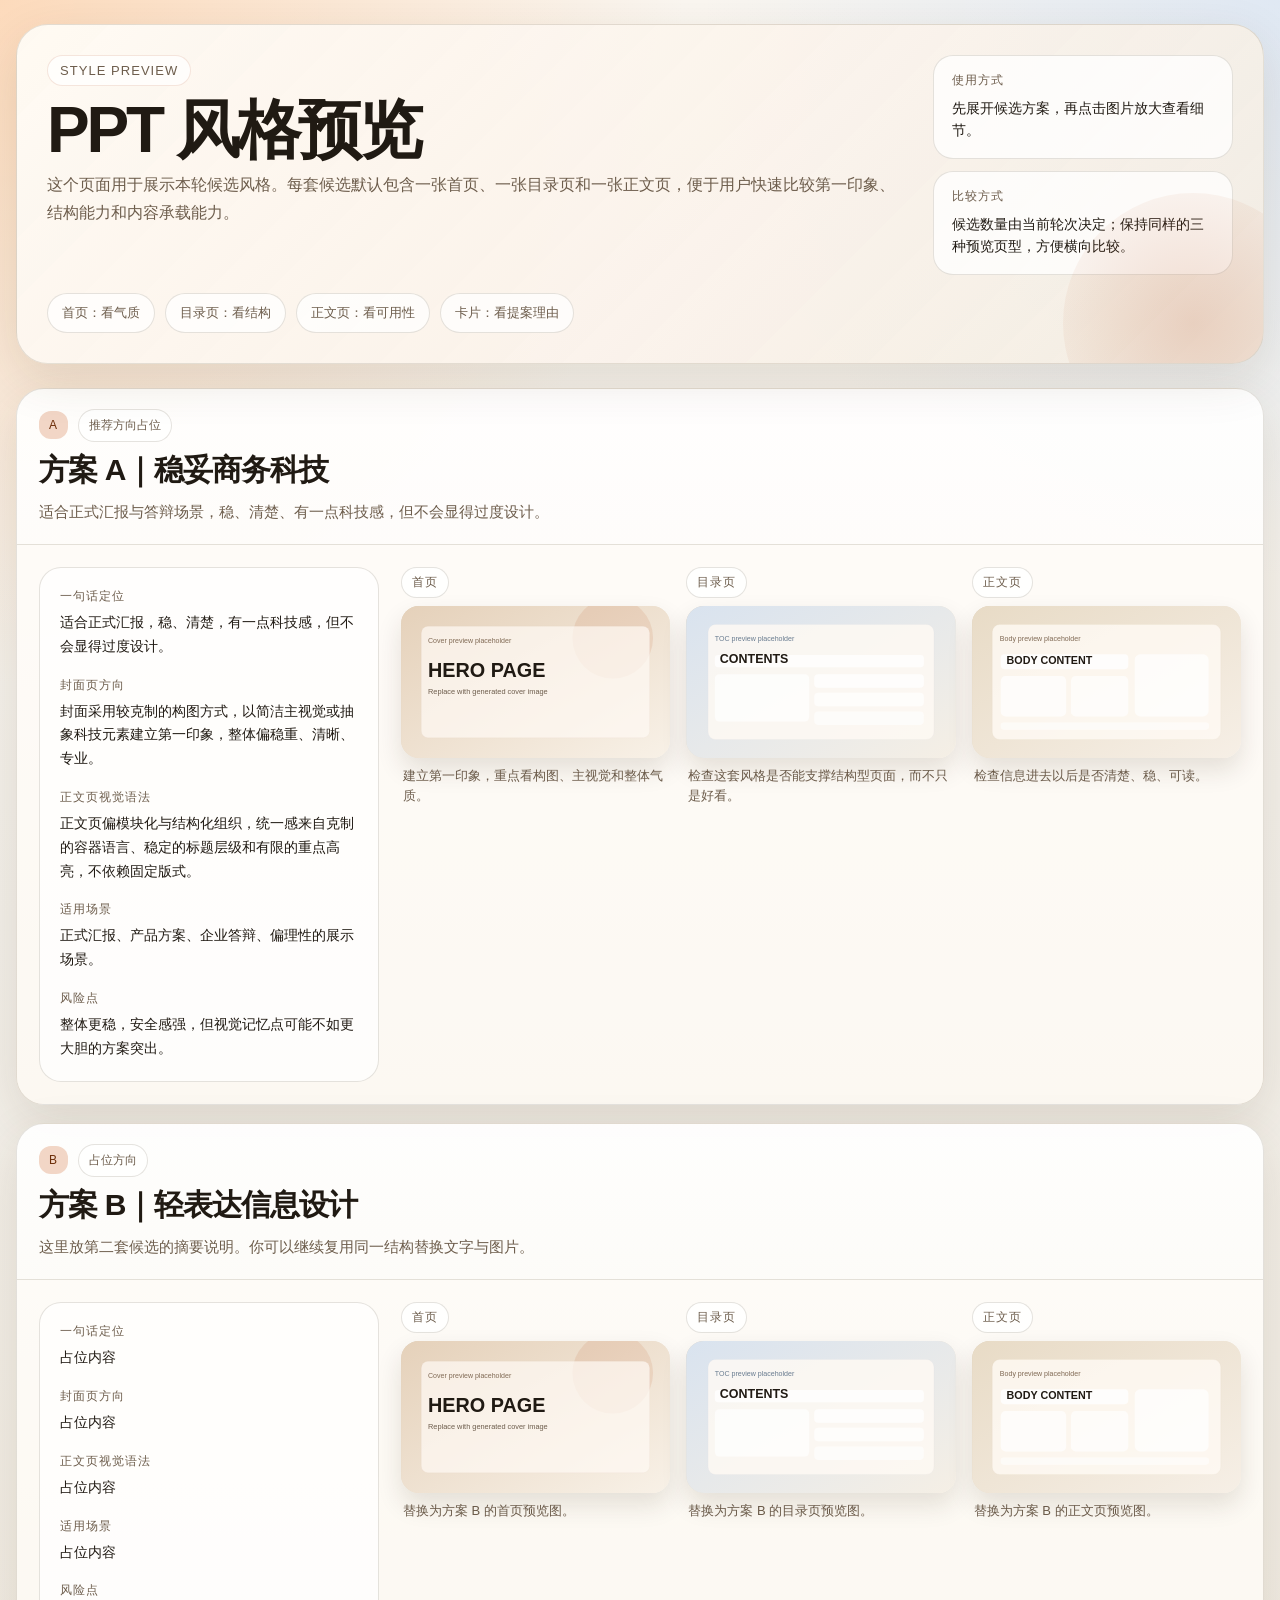
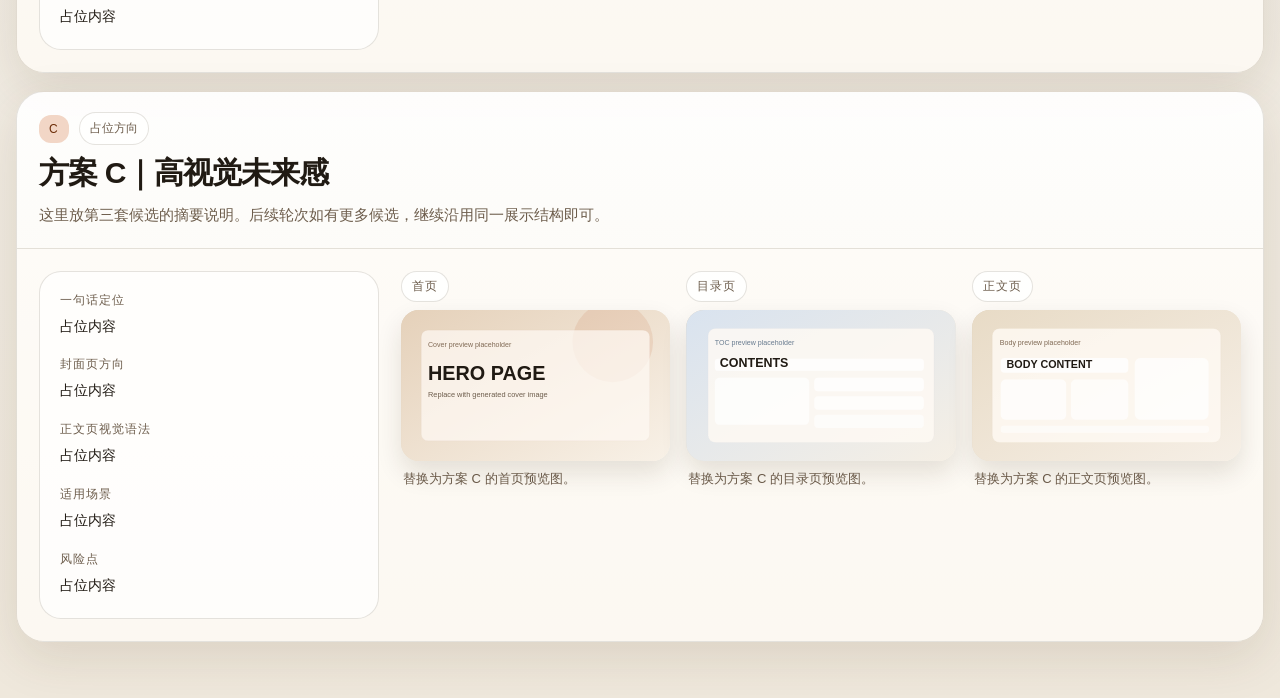
<file: skills/slides/ppt-image-first/assets/preview_shell/index.html>
<!DOCTYPE html>
<html lang="zh-CN">
<head>
  <meta charset="UTF-8">
  <meta name="viewport" content="width=device-width, initial-scale=1.0">
  <title>PPT Style Preview</title>
  <style>
    :root {
      --bg: #f2efe9;
      --bg-accent: #e6ded1;
      --panel: rgba(255, 250, 242, 0.86);
      --panel-strong: rgba(255, 252, 247, 0.96);
      --line: rgba(73, 56, 34, 0.14);
      --text: #201a13;
      --muted: #6d5d4c;
      --accent: #bc5b28;
      --accent-soft: #f2d6c6;
      --shadow: 0 16px 50px rgba(75, 46, 16, 0.12);
      --radius-xl: 28px;
      --radius-lg: 22px;
      --radius-md: 16px;
      --radius-sm: 12px;
      --max-width: 1480px;
    }

    * { box-sizing: border-box; }
    html { scroll-behavior: smooth; }

    body {
      margin: 0;
      color: var(--text);
      font-family: "Segoe UI Variable Display", "PingFang SC", "Microsoft YaHei", sans-serif;
      background:
        radial-gradient(circle at top left, rgba(255, 197, 147, 0.56), transparent 26%),
        radial-gradient(circle at top right, rgba(130, 184, 255, 0.22), transparent 22%),
        linear-gradient(180deg, #faf6f0 0%, var(--bg) 40%, #efe8dc 100%);
      min-height: 100vh;
    }

    button { font: inherit; }

    .shell {
      width: min(calc(100% - 32px), var(--max-width));
      margin: 24px auto 56px;
    }

    .hero {
      position: relative;
      overflow: hidden;
      padding: 30px;
      border: 1px solid var(--line);
      border-radius: 32px;
      background:
        linear-gradient(135deg, rgba(255, 251, 245, 0.96), rgba(246, 237, 226, 0.86)),
        linear-gradient(135deg, rgba(255, 140, 87, 0.12), rgba(96, 162, 255, 0.08));
      box-shadow: var(--shadow);
    }

    .hero::after {
      content: "";
      position: absolute;
      inset: auto -60px -90px auto;
      width: 260px;
      height: 260px;
      border-radius: 50%;
      background: radial-gradient(circle, rgba(188, 91, 40, 0.2), rgba(188, 91, 40, 0));
      pointer-events: none;
    }

    .hero-top {
      display: flex;
      justify-content: space-between;
      gap: 20px;
      align-items: flex-start;
      flex-wrap: wrap;
    }

    .hero-title {
      max-width: 860px;
    }

    .eyebrow {
      display: inline-flex;
      align-items: center;
      gap: 8px;
      padding: 7px 12px;
      border-radius: 999px;
      background: rgba(255, 255, 255, 0.72);
      border: 1px solid rgba(188, 91, 40, 0.15);
      color: var(--muted);
      font-size: 13px;
      letter-spacing: 0.08em;
      text-transform: uppercase;
    }

    h1 {
      margin: 14px 0 10px;
      font-size: clamp(34px, 6vw, 64px);
      line-height: 0.96;
      letter-spacing: -0.05em;
    }

    .intro {
      margin: 0;
      max-width: 860px;
      font-size: 16px;
      line-height: 1.7;
      color: var(--muted);
    }

    .hero-notes {
      display: grid;
      gap: 12px;
      min-width: 260px;
      flex: 0 0 300px;
    }

    .note-card {
      padding: 16px 18px;
      border-radius: 20px;
      background: rgba(255, 255, 255, 0.76);
      border: 1px solid var(--line);
    }

    .note-label {
      display: block;
      font-size: 12px;
      color: var(--muted);
      text-transform: uppercase;
      letter-spacing: 0.08em;
      margin-bottom: 8px;
    }

    .note-value {
      font-size: 14px;
      line-height: 1.6;
    }

    .summary-bar {
      margin-top: 18px;
      display: flex;
      gap: 10px;
      flex-wrap: wrap;
    }

    .summary-chip {
      display: inline-flex;
      align-items: center;
      gap: 8px;
      padding: 10px 14px;
      border-radius: 999px;
      border: 1px solid var(--line);
      background: rgba(255, 255, 255, 0.74);
      color: var(--muted);
      font-size: 13px;
    }

    .gallery {
      margin-top: 24px;
      display: grid;
      gap: 18px;
    }

    .scheme {
      overflow: hidden;
      border-radius: var(--radius-xl);
      border: 1px solid var(--line);
      background: linear-gradient(180deg, rgba(255, 255, 255, 0.92), rgba(250, 245, 237, 0.92));
      box-shadow: var(--shadow);
    }

    .scheme-head {
      padding: 20px 22px;
      display: flex;
      align-items: center;
      justify-content: space-between;
      gap: 16px;
    }

    .scheme-main {
      min-width: 0;
    }

    .scheme-topline {
      display: flex;
      align-items: center;
      gap: 10px;
      flex-wrap: wrap;
      margin-bottom: 8px;
    }

    .scheme-code {
      display: inline-flex;
      align-items: center;
      padding: 7px 10px;
      border-radius: 12px;
      background: var(--accent-soft);
      color: #6c2d08;
      font-size: 12px;
      letter-spacing: 0.08em;
      text-transform: uppercase;
    }

    .scheme-tag {
      display: inline-flex;
      align-items: center;
      padding: 7px 10px;
      border-radius: 999px;
      border: 1px solid var(--line);
      background: rgba(255, 255, 255, 0.74);
      color: var(--muted);
      font-size: 12px;
    }

    .scheme-title {
      margin: 0;
      font-size: clamp(22px, 3vw, 30px);
      letter-spacing: -0.03em;
    }

    .scheme-subtitle {
      margin: 8px 0 0;
      color: var(--muted);
      font-size: 15px;
      line-height: 1.7;
      max-width: 900px;
    }

    .scheme-body {
      display: grid;
      grid-template-columns: 340px 1fr;
      gap: 22px;
      border-top: 1px solid var(--line);
      padding: 22px;
      background: rgba(255, 252, 247, 0.56);
    }

    .meta-panel {
      padding: 20px;
      border-radius: var(--radius-lg);
      border: 1px solid var(--line);
      background: rgba(255, 255, 255, 0.7);
    }

    .meta-section + .meta-section {
      margin-top: 18px;
    }

    .meta-label {
      font-size: 12px;
      color: var(--muted);
      text-transform: uppercase;
      letter-spacing: 0.08em;
      margin-bottom: 6px;
    }

    .meta-value {
      font-size: 14px;
      line-height: 1.7;
      color: var(--text);
    }

    .preview-grid {
      display: grid;
      grid-template-columns: repeat(3, minmax(0, 1fr));
      gap: 16px;
      align-items: start;
    }

    .preview-card {
      min-width: 0;
    }

    .preview-label {
      display: inline-flex;
      align-items: center;
      gap: 8px;
      margin-bottom: 8px;
      padding: 6px 10px;
      border-radius: 999px;
      background: rgba(255, 255, 255, 0.88);
      border: 1px solid var(--line);
      color: var(--muted);
      font-size: 12px;
      text-transform: uppercase;
      letter-spacing: 0.08em;
    }

    .preview-button {
      width: 100%;
      display: block;
      padding: 0;
      cursor: pointer;
      border: 0;
      border-radius: 18px;
      background: transparent;
      overflow: hidden;
      position: relative;
      box-shadow: 0 12px 26px rgba(52, 34, 9, 0.12);
      transition: transform 180ms ease, box-shadow 180ms ease;
    }

    .preview-button:hover {
      transform: translateY(-2px);
      box-shadow: 0 20px 34px rgba(52, 34, 9, 0.16);
    }

    .preview-button::after {
      content: "点击放大";
      position: absolute;
      inset: auto 12px 12px auto;
      padding: 8px 10px;
      border-radius: 999px;
      background: rgba(18, 14, 10, 0.76);
      color: #fff7f2;
      font-size: 12px;
      letter-spacing: 0.04em;
      opacity: 0;
      transition: opacity 180ms ease;
    }

    .preview-button:hover::after {
      opacity: 1;
    }

    .preview-image {
      width: 100%;
      display: block;
      aspect-ratio: 16 / 9;
      object-fit: cover;
      background: linear-gradient(135deg, #d9ccb7, #f7f0e5);
    }

    .preview-caption {
      margin-top: 8px;
      padding: 0 2px;
      font-size: 13px;
      line-height: 1.6;
      color: var(--muted);
    }

    .lightbox {
      position: fixed;
      inset: 0;
      z-index: 100;
      display: none;
      align-items: center;
      justify-content: center;
      padding: 22px;
      background: rgba(18, 14, 10, 0.72);
      backdrop-filter: blur(10px);
    }

    .lightbox.open {
      display: flex;
    }

    .lightbox-panel {
      width: min(1380px, 100%);
      max-height: calc(100vh - 44px);
      overflow: hidden;
      border-radius: 28px;
      background: rgba(255, 249, 242, 0.98);
      border: 1px solid rgba(255, 255, 255, 0.24);
      box-shadow: 0 24px 60px rgba(0, 0, 0, 0.25);
    }

    .lightbox-head {
      display: flex;
      justify-content: space-between;
      gap: 14px;
      align-items: center;
      padding: 18px 20px;
      border-bottom: 1px solid var(--line);
    }

    .lightbox-title {
      margin: 0;
      font-size: 24px;
      letter-spacing: -0.03em;
    }

    .lightbox-subtitle {
      margin: 4px 0 0;
      color: var(--muted);
      font-size: 14px;
    }

    .lightbox-actions {
      display: flex;
      gap: 10px;
      flex-wrap: wrap;
    }

    .icon-button {
      cursor: pointer;
      width: 42px;
      height: 42px;
      border: 1px solid var(--line);
      border-radius: 14px;
      background: rgba(255, 255, 255, 0.82);
      color: var(--text);
      font-size: 18px;
    }

    .lightbox-body {
      padding: 20px;
      overflow: auto;
      max-height: calc(100vh - 144px);
    }

    .lightbox-stage {
      display: grid;
      grid-template-columns: minmax(0, 1fr) 260px;
      gap: 18px;
      align-items: start;
    }

    .lightbox-image-wrap {
      overflow: hidden;
      border-radius: 22px;
      background: #f2e8db;
      border: 1px solid var(--line);
    }

    .lightbox-image {
      width: 100%;
      display: block;
      background: #efe4d4;
    }

    .lightbox-side {
      display: grid;
      gap: 10px;
    }

    .thumb-button {
      display: block;
      padding: 0;
      cursor: pointer;
      border: 1px solid var(--line);
      border-radius: 16px;
      overflow: hidden;
      background: rgba(255, 255, 255, 0.82);
      transition: transform 160ms ease, border-color 160ms ease, box-shadow 160ms ease;
    }

    .thumb-button:hover {
      transform: translateY(-1px);
      box-shadow: 0 10px 18px rgba(52, 34, 9, 0.1);
    }

    .thumb-button.active {
      border-color: rgba(188, 91, 40, 0.55);
      box-shadow: 0 0 0 3px rgba(188, 91, 40, 0.12);
    }

    .thumb-image {
      width: 100%;
      display: block;
      aspect-ratio: 16 / 9;
      object-fit: cover;
    }

    .thumb-meta {
      padding: 10px 12px;
      font-size: 13px;
      color: var(--muted);
      text-align: left;
    }

    @media (max-width: 1080px) {
      .scheme-body {
        grid-template-columns: 1fr;
      }

      .preview-grid {
        grid-template-columns: 1fr;
      }

      .lightbox-stage {
        grid-template-columns: 1fr;
      }
    }

    @media (max-width: 640px) {
      .shell {
        width: min(calc(100% - 20px), var(--max-width));
        margin-top: 10px;
      }

      .hero {
        padding: 24px;
        border-radius: 22px;
      }

      .scheme-head,
      .scheme-body {
        padding-left: 16px;
        padding-right: 16px;
      }

      h1 {
        line-height: 1.02;
      }
    }
  </style>
</head>
<body>
  <div class="shell">
    <section class="hero">
      <div class="hero-top">
        <div class="hero-title">
          <span class="eyebrow">Style Preview</span>
          <h1>PPT 风格预览</h1>
          <p class="intro">
            这个页面用于展示本轮候选风格。每套候选默认包含一张首页、一张目录页和一张正文页，便于用户快速比较第一印象、结构能力和内容承载能力。
          </p>
        </div>
        <div class="hero-notes">
          <div class="note-card">
            <span class="note-label">使用方式</span>
            <div class="note-value">先展开候选方案，再点击图片放大查看细节。</div>
          </div>
          <div class="note-card">
            <span class="note-label">比较方式</span>
            <div class="note-value">候选数量由当前轮次决定；保持同样的三种预览页型，方便横向比较。</div>
          </div>
        </div>
      </div>
      <div class="summary-bar">
        <span class="summary-chip">首页：看气质</span>
        <span class="summary-chip">目录页：看结构</span>
        <span class="summary-chip">正文页：看可用性</span>
        <span class="summary-chip">卡片：看提案理由</span>
      </div>
    </section>

    <main class="gallery">
      <section class="scheme" data-scheme>
        <div class="scheme-head">
          <div class="scheme-main">
            <div class="scheme-topline">
              <span class="scheme-code">A</span>
              <span class="scheme-tag">推荐方向占位</span>
            </div>
            <h2 class="scheme-title">方案 A｜稳妥商务科技</h2>
            <p class="scheme-subtitle">适合正式汇报与答辩场景，稳、清楚、有一点科技感，但不会显得过度设计。</p>
          </div>
        </div>
        <div class="scheme-body">
          <aside class="meta-panel">
            <div class="meta-section">
              <div class="meta-label">一句话定位</div>
              <div class="meta-value">适合正式汇报，稳、清楚，有一点科技感，但不会显得过度设计。</div>
            </div>
            <div class="meta-section">
              <div class="meta-label">封面页方向</div>
              <div class="meta-value">封面采用较克制的构图方式，以简洁主视觉或抽象科技元素建立第一印象，整体偏稳重、清晰、专业。</div>
            </div>
            <div class="meta-section">
              <div class="meta-label">正文页视觉语法</div>
              <div class="meta-value">正文页偏模块化与结构化组织，统一感来自克制的容器语言、稳定的标题层级和有限的重点高亮，不依赖固定版式。</div>
            </div>
            <div class="meta-section">
              <div class="meta-label">适用场景</div>
              <div class="meta-value">正式汇报、产品方案、企业答辩、偏理性的展示场景。</div>
            </div>
            <div class="meta-section">
              <div class="meta-label">风险点</div>
              <div class="meta-value">整体更稳，安全感强，但视觉记忆点可能不如更大胆的方案突出。</div>
            </div>
          </aside>
          <div class="preview-grid">
            <div class="preview-card">
              <div class="preview-label">首页</div>
              <button class="preview-button" type="button" data-preview-title="方案 A｜首页预览" data-preview-subtitle="看第一印象、主视觉和整体气质。" data-preview-group="A" data-preview-index="0">
                <img class="preview-image" src="data:image/svg+xml,%3Csvg xmlns='http://www.w3.org/2000/svg' viewBox='0 0 1600 900'%3E%3Cdefs%3E%3ClinearGradient id='g' x1='0' y1='0' x2='1' y2='1'%3E%3Cstop stop-color='%23e5d1ba'/%3E%3Cstop offset='1' stop-color='%23f8f1e7'/%3E%3C/linearGradient%3E%3C/defs%3E%3Crect width='1600' height='900' fill='url(%23g)'/%3E%3Ccircle cx='1260' cy='190' r='240' fill='%23bc5b28' fill-opacity='.12'/%3E%3Crect x='120' y='120' width='1360' height='660' rx='40' fill='%23fffaf4' fill-opacity='.72' stroke='%23b79374' stroke-opacity='.28'/%3E%3Ctext x='160' y='220' font-size='42' fill='%23806a55' font-family='Segoe UI, Arial, sans-serif'%3ECover preview placeholder%3C/text%3E%3Ctext x='160' y='420' font-size='118' fill='%23201a13' font-family='Segoe UI, Arial, sans-serif' font-weight='700'%3EHERO PAGE%3C/text%3E%3Ctext x='160' y='520' font-size='44' fill='%236d5d4c' font-family='Segoe UI, Arial, sans-serif'%3EReplace with generated cover image%3C/text%3E%3C/svg%3E" alt="方案 A 首页预览">
              </button>
              <div class="preview-caption">建立第一印象，重点看构图、主视觉和整体气质。</div>
            </div>
            <div class="preview-card">
              <div class="preview-label">目录页</div>
              <button class="preview-button" type="button" data-preview-title="方案 A｜目录页预览" data-preview-subtitle="看结构能力和层级组织。" data-preview-group="A" data-preview-index="1">
                <img class="preview-image" src="data:image/svg+xml,%3Csvg xmlns='http://www.w3.org/2000/svg' viewBox='0 0 1600 900'%3E%3Cdefs%3E%3ClinearGradient id='g' x1='0' y1='0' x2='1' y2='1'%3E%3Cstop stop-color='%23d9e3ef'/%3E%3Cstop offset='1' stop-color='%23f5efe5'/%3E%3C/linearGradient%3E%3C/defs%3E%3Crect width='1600' height='900' fill='url(%23g)'/%3E%3Crect x='130' y='110' width='1340' height='680' rx='44' fill='%23fffaf4' fill-opacity='.82' stroke='%2398a9bc' stroke-opacity='.28'/%3E%3Ctext x='170' y='210' font-size='42' fill='%23687b8f' font-family='Segoe UI, Arial, sans-serif'%3ETOC preview placeholder%3C/text%3E%3Crect x='170' y='290' width='1240' height='72' rx='20' fill='%23ffffff' fill-opacity='.82'/%3E%3Crect x='170' y='404' width='560' height='280' rx='28' fill='%23ffffff' fill-opacity='.72'/%3E%3Crect x='760' y='404' width='650' height='80' rx='24' fill='%23ffffff' fill-opacity='.82'/%3E%3Crect x='760' y='514' width='650' height='80' rx='24' fill='%23ffffff' fill-opacity='.72'/%3E%3Crect x='760' y='624' width='650' height='80' rx='24' fill='%23ffffff' fill-opacity='.62'/%3E%3Ctext x='200' y='338' font-size='74' fill='%23201a13' font-family='Segoe UI, Arial, sans-serif' font-weight='700'%3ECONTENTS%3C/text%3E%3C/svg%3E" alt="方案 A 目录页预览">
              </button>
              <div class="preview-caption">检查这套风格是否能支撑结构型页面，而不只是好看。</div>
            </div>
            <div class="preview-card">
              <div class="preview-label">正文页</div>
              <button class="preview-button" type="button" data-preview-title="方案 A｜正文页预览" data-preview-subtitle="看信息承载和视觉语法是否成立。" data-preview-group="A" data-preview-index="2">
                <img class="preview-image" src="data:image/svg+xml,%3Csvg xmlns='http://www.w3.org/2000/svg' viewBox='0 0 1600 900'%3E%3Cdefs%3E%3ClinearGradient id='g' x1='0' y1='0' x2='1' y2='1'%3E%3Cstop stop-color='%23e8dbc6'/%3E%3Cstop offset='1' stop-color='%23f6efe6'/%3E%3C/linearGradient%3E%3C/defs%3E%3Crect width='1600' height='900' fill='url(%23g)'/%3E%3Crect x='120' y='110' width='1360' height='680' rx='44' fill='%23fffaf4' fill-opacity='.82' stroke='%23b59a7d' stroke-opacity='.28'/%3E%3Ctext x='165' y='210' font-size='42' fill='%23806a55' font-family='Segoe UI, Arial, sans-serif'%3EBody preview placeholder%3C/text%3E%3Crect x='170' y='286' width='760' height='88' rx='24' fill='%23ffffff' fill-opacity='.84'/%3E%3Crect x='170' y='414' width='390' height='240' rx='30' fill='%23ffffff' fill-opacity='.74'/%3E%3Crect x='588' y='414' width='342' height='240' rx='30' fill='%23ffffff' fill-opacity='.68'/%3E%3Crect x='968' y='286' width='440' height='368' rx='34' fill='%23ffffff' fill-opacity='.72'/%3E%3Crect x='170' y='690' width='1240' height='42' rx='18' fill='%23ffffff' fill-opacity='.58'/%3E%3Ctext x='205' y='346' font-size='64' fill='%23201a13' font-family='Segoe UI, Arial, sans-serif' font-weight='700'%3EBODY CONTENT%3C/text%3E%3C/svg%3E" alt="方案 A 正文页预览">
              </button>
              <div class="preview-caption">检查信息进去以后是否清楚、稳、可读。</div>
            </div>
          </div>
        </div>
      </section>

      <section class="scheme" data-scheme>
        <div class="scheme-head">
          <div class="scheme-main">
            <div class="scheme-topline">
              <span class="scheme-code">B</span>
              <span class="scheme-tag">占位方向</span>
            </div>
            <h2 class="scheme-title">方案 B｜轻表达信息设计</h2>
            <p class="scheme-subtitle">这里放第二套候选的摘要说明。你可以继续复用同一结构替换文字与图片。</p>
          </div>
        </div>
        <div class="scheme-body">
          <aside class="meta-panel">
            <div class="meta-section"><div class="meta-label">一句话定位</div><div class="meta-value">占位内容</div></div>
            <div class="meta-section"><div class="meta-label">封面页方向</div><div class="meta-value">占位内容</div></div>
            <div class="meta-section"><div class="meta-label">正文页视觉语法</div><div class="meta-value">占位内容</div></div>
            <div class="meta-section"><div class="meta-label">适用场景</div><div class="meta-value">占位内容</div></div>
            <div class="meta-section"><div class="meta-label">风险点</div><div class="meta-value">占位内容</div></div>
          </aside>
          <div class="preview-grid">
            <div class="preview-card">
              <div class="preview-label">首页</div>
              <button class="preview-button" type="button" data-preview-title="方案 B｜首页预览" data-preview-subtitle="看第一印象、主视觉和整体气质。" data-preview-group="B" data-preview-index="0">
                <img class="preview-image" src="data:image/svg+xml,%3Csvg xmlns='http://www.w3.org/2000/svg' viewBox='0 0 1600 900'%3E%3Cdefs%3E%3ClinearGradient id='g' x1='0' y1='0' x2='1' y2='1'%3E%3Cstop stop-color='%23e5d1ba'/%3E%3Cstop offset='1' stop-color='%23f8f1e7'/%3E%3C/linearGradient%3E%3C/defs%3E%3Crect width='1600' height='900' fill='url(%23g)'/%3E%3Ccircle cx='1260' cy='190' r='240' fill='%23bc5b28' fill-opacity='.12'/%3E%3Crect x='120' y='120' width='1360' height='660' rx='40' fill='%23fffaf4' fill-opacity='.72' stroke='%23b79374' stroke-opacity='.28'/%3E%3Ctext x='160' y='220' font-size='42' fill='%23806a55' font-family='Segoe UI, Arial, sans-serif'%3ECover preview placeholder%3C/text%3E%3Ctext x='160' y='420' font-size='118' fill='%23201a13' font-family='Segoe UI, Arial, sans-serif' font-weight='700'%3EHERO PAGE%3C/text%3E%3Ctext x='160' y='520' font-size='44' fill='%236d5d4c' font-family='Segoe UI, Arial, sans-serif'%3EReplace with generated cover image%3C/text%3E%3C/svg%3E" alt="方案 B 首页预览">
              </button>
              <div class="preview-caption">替换为方案 B 的首页预览图。</div>
            </div>
            <div class="preview-card">
              <div class="preview-label">目录页</div>
              <button class="preview-button" type="button" data-preview-title="方案 B｜目录页预览" data-preview-subtitle="看结构能力和层级组织。" data-preview-group="B" data-preview-index="1">
                <img class="preview-image" src="data:image/svg+xml,%3Csvg xmlns='http://www.w3.org/2000/svg' viewBox='0 0 1600 900'%3E%3Cdefs%3E%3ClinearGradient id='g' x1='0' y1='0' x2='1' y2='1'%3E%3Cstop stop-color='%23d9e3ef'/%3E%3Cstop offset='1' stop-color='%23f5efe5'/%3E%3C/linearGradient%3E%3C/defs%3E%3Crect width='1600' height='900' fill='url(%23g)'/%3E%3Crect x='130' y='110' width='1340' height='680' rx='44' fill='%23fffaf4' fill-opacity='.82' stroke='%2398a9bc' stroke-opacity='.28'/%3E%3Ctext x='170' y='210' font-size='42' fill='%23687b8f' font-family='Segoe UI, Arial, sans-serif'%3ETOC preview placeholder%3C/text%3E%3Crect x='170' y='290' width='1240' height='72' rx='20' fill='%23ffffff' fill-opacity='.82'/%3E%3Crect x='170' y='404' width='560' height='280' rx='28' fill='%23ffffff' fill-opacity='.72'/%3E%3Crect x='760' y='404' width='650' height='80' rx='24' fill='%23ffffff' fill-opacity='.82'/%3E%3Crect x='760' y='514' width='650' height='80' rx='24' fill='%23ffffff' fill-opacity='.72'/%3E%3Crect x='760' y='624' width='650' height='80' rx='24' fill='%23ffffff' fill-opacity='.62'/%3E%3Ctext x='200' y='338' font-size='74' fill='%23201a13' font-family='Segoe UI, Arial, sans-serif' font-weight='700'%3ECONTENTS%3C/text%3E%3C/svg%3E" alt="方案 B 目录页预览">
              </button>
              <div class="preview-caption">替换为方案 B 的目录页预览图。</div>
            </div>
            <div class="preview-card">
              <div class="preview-label">正文页</div>
              <button class="preview-button" type="button" data-preview-title="方案 B｜正文页预览" data-preview-subtitle="看信息承载和视觉语法是否成立。" data-preview-group="B" data-preview-index="2">
                <img class="preview-image" src="data:image/svg+xml,%3Csvg xmlns='http://www.w3.org/2000/svg' viewBox='0 0 1600 900'%3E%3Cdefs%3E%3ClinearGradient id='g' x1='0' y1='0' x2='1' y2='1'%3E%3Cstop stop-color='%23e8dbc6'/%3E%3Cstop offset='1' stop-color='%23f6efe6'/%3E%3C/linearGradient%3E%3C/defs%3E%3Crect width='1600' height='900' fill='url(%23g)'/%3E%3Crect x='120' y='110' width='1360' height='680' rx='44' fill='%23fffaf4' fill-opacity='.82' stroke='%23b59a7d' stroke-opacity='.28'/%3E%3Ctext x='165' y='210' font-size='42' fill='%23806a55' font-family='Segoe UI, Arial, sans-serif'%3EBody preview placeholder%3C/text%3E%3Crect x='170' y='286' width='760' height='88' rx='24' fill='%23ffffff' fill-opacity='.84'/%3E%3Crect x='170' y='414' width='390' height='240' rx='30' fill='%23ffffff' fill-opacity='.74'/%3E%3Crect x='588' y='414' width='342' height='240' rx='30' fill='%23ffffff' fill-opacity='.68'/%3E%3Crect x='968' y='286' width='440' height='368' rx='34' fill='%23ffffff' fill-opacity='.72'/%3E%3Crect x='170' y='690' width='1240' height='42' rx='18' fill='%23ffffff' fill-opacity='.58'/%3E%3Ctext x='205' y='346' font-size='64' fill='%23201a13' font-family='Segoe UI, Arial, sans-serif' font-weight='700'%3EBODY CONTENT%3C/text%3E%3C/svg%3E" alt="方案 B 正文页预览">
              </button>
              <div class="preview-caption">替换为方案 B 的正文页预览图。</div>
            </div>
          </div>
        </div>
      </section>

      <section class="scheme" data-scheme>
        <div class="scheme-head">
          <div class="scheme-main">
            <div class="scheme-topline">
              <span class="scheme-code">C</span>
              <span class="scheme-tag">占位方向</span>
            </div>
            <h2 class="scheme-title">方案 C｜高视觉未来感</h2>
            <p class="scheme-subtitle">这里放第三套候选的摘要说明。后续轮次如有更多候选，继续沿用同一展示结构即可。</p>
          </div>
        </div>
        <div class="scheme-body">
          <aside class="meta-panel">
            <div class="meta-section"><div class="meta-label">一句话定位</div><div class="meta-value">占位内容</div></div>
            <div class="meta-section"><div class="meta-label">封面页方向</div><div class="meta-value">占位内容</div></div>
            <div class="meta-section"><div class="meta-label">正文页视觉语法</div><div class="meta-value">占位内容</div></div>
            <div class="meta-section"><div class="meta-label">适用场景</div><div class="meta-value">占位内容</div></div>
            <div class="meta-section"><div class="meta-label">风险点</div><div class="meta-value">占位内容</div></div>
          </aside>
          <div class="preview-grid">
            <div class="preview-card">
              <div class="preview-label">首页</div>
              <button class="preview-button" type="button" data-preview-title="方案 C｜首页预览" data-preview-subtitle="看第一印象、主视觉和整体气质。" data-preview-group="C" data-preview-index="0">
                <img class="preview-image" src="data:image/svg+xml,%3Csvg xmlns='http://www.w3.org/2000/svg' viewBox='0 0 1600 900'%3E%3Cdefs%3E%3ClinearGradient id='g' x1='0' y1='0' x2='1' y2='1'%3E%3Cstop stop-color='%23e5d1ba'/%3E%3Cstop offset='1' stop-color='%23f8f1e7'/%3E%3C/linearGradient%3E%3C/defs%3E%3Crect width='1600' height='900' fill='url(%23g)'/%3E%3Ccircle cx='1260' cy='190' r='240' fill='%23bc5b28' fill-opacity='.12'/%3E%3Crect x='120' y='120' width='1360' height='660' rx='40' fill='%23fffaf4' fill-opacity='.72' stroke='%23b79374' stroke-opacity='.28'/%3E%3Ctext x='160' y='220' font-size='42' fill='%23806a55' font-family='Segoe UI, Arial, sans-serif'%3ECover preview placeholder%3C/text%3E%3Ctext x='160' y='420' font-size='118' fill='%23201a13' font-family='Segoe UI, Arial, sans-serif' font-weight='700'%3EHERO PAGE%3C/text%3E%3Ctext x='160' y='520' font-size='44' fill='%236d5d4c' font-family='Segoe UI, Arial, sans-serif'%3EReplace with generated cover image%3C/text%3E%3C/svg%3E" alt="方案 C 首页预览">
              </button>
              <div class="preview-caption">替换为方案 C 的首页预览图。</div>
            </div>
            <div class="preview-card">
              <div class="preview-label">目录页</div>
              <button class="preview-button" type="button" data-preview-title="方案 C｜目录页预览" data-preview-subtitle="看结构能力和层级组织。" data-preview-group="C" data-preview-index="1">
                <img class="preview-image" src="data:image/svg+xml,%3Csvg xmlns='http://www.w3.org/2000/svg' viewBox='0 0 1600 900'%3E%3Cdefs%3E%3ClinearGradient id='g' x1='0' y1='0' x2='1' y2='1'%3E%3Cstop stop-color='%23d9e3ef'/%3E%3Cstop offset='1' stop-color='%23f5efe5'/%3E%3C/linearGradient%3E%3C/defs%3E%3Crect width='1600' height='900' fill='url(%23g)'/%3E%3Crect x='130' y='110' width='1340' height='680' rx='44' fill='%23fffaf4' fill-opacity='.82' stroke='%2398a9bc' stroke-opacity='.28'/%3E%3Ctext x='170' y='210' font-size='42' fill='%23687b8f' font-family='Segoe UI, Arial, sans-serif'%3ETOC preview placeholder%3C/text%3E%3Crect x='170' y='290' width='1240' height='72' rx='20' fill='%23ffffff' fill-opacity='.82'/%3E%3Crect x='170' y='404' width='560' height='280' rx='28' fill='%23ffffff' fill-opacity='.72'/%3E%3Crect x='760' y='404' width='650' height='80' rx='24' fill='%23ffffff' fill-opacity='.82'/%3E%3Crect x='760' y='514' width='650' height='80' rx='24' fill='%23ffffff' fill-opacity='.72'/%3E%3Crect x='760' y='624' width='650' height='80' rx='24' fill='%23ffffff' fill-opacity='.62'/%3E%3Ctext x='200' y='338' font-size='74' fill='%23201a13' font-family='Segoe UI, Arial, sans-serif' font-weight='700'%3ECONTENTS%3C/text%3E%3C/svg%3E" alt="方案 C 目录页预览">
              </button>
              <div class="preview-caption">替换为方案 C 的目录页预览图。</div>
            </div>
            <div class="preview-card">
              <div class="preview-label">正文页</div>
              <button class="preview-button" type="button" data-preview-title="方案 C｜正文页预览" data-preview-subtitle="看信息承载和视觉语法是否成立。" data-preview-group="C" data-preview-index="2">
                <img class="preview-image" src="data:image/svg+xml,%3Csvg xmlns='http://www.w3.org/2000/svg' viewBox='0 0 1600 900'%3E%3Cdefs%3E%3ClinearGradient id='g' x1='0' y1='0' x2='1' y2='1'%3E%3Cstop stop-color='%23e8dbc6'/%3E%3Cstop offset='1' stop-color='%23f6efe6'/%3E%3C/linearGradient%3E%3C/defs%3E%3Crect width='1600' height='900' fill='url(%23g)'/%3E%3Crect x='120' y='110' width='1360' height='680' rx='44' fill='%23fffaf4' fill-opacity='.82' stroke='%23b59a7d' stroke-opacity='.28'/%3E%3Ctext x='165' y='210' font-size='42' fill='%23806a55' font-family='Segoe UI, Arial, sans-serif'%3EBody preview placeholder%3C/text%3E%3Crect x='170' y='286' width='760' height='88' rx='24' fill='%23ffffff' fill-opacity='.84'/%3E%3Crect x='170' y='414' width='390' height='240' rx='30' fill='%23ffffff' fill-opacity='.74'/%3E%3Crect x='588' y='414' width='342' height='240' rx='30' fill='%23ffffff' fill-opacity='.68'/%3E%3Crect x='968' y='286' width='440' height='368' rx='34' fill='%23ffffff' fill-opacity='.72'/%3E%3Crect x='170' y='690' width='1240' height='42' rx='18' fill='%23ffffff' fill-opacity='.58'/%3E%3Ctext x='205' y='346' font-size='64' fill='%23201a13' font-family='Segoe UI, Arial, sans-serif' font-weight='700'%3EBODY CONTENT%3C/text%3E%3C/svg%3E" alt="方案 C 正文页预览">
              </button>
              <div class="preview-caption">替换为方案 C 的正文页预览图。</div>
            </div>
          </div>
        </div>
      </section>
    </main>
  </div>

  <div class="lightbox" id="lightbox" aria-hidden="true">
    <div class="lightbox-panel" role="dialog" aria-modal="true" aria-labelledby="lightboxTitle">
      <div class="lightbox-head">
        <div>
          <h2 class="lightbox-title" id="lightboxTitle"></h2>
          <p class="lightbox-subtitle" id="lightboxSubtitle"></p>
        </div>
        <div class="lightbox-actions">
          <button class="icon-button" id="prevButton" type="button" aria-label="上一张">←</button>
          <button class="icon-button" id="nextButton" type="button" aria-label="下一张">→</button>
          <button class="icon-button" id="closeButton" type="button" aria-label="关闭">✕</button>
        </div>
      </div>
      <div class="lightbox-body">
        <div class="lightbox-stage">
          <div class="lightbox-image-wrap">
            <img class="lightbox-image" id="lightboxImage" alt="">
          </div>
          <div class="lightbox-side" id="lightboxThumbs"></div>
        </div>
      </div>
    </div>
  </div>

  <script>
    const schemes = [...document.querySelectorAll('[data-scheme]')];
    const previewButtons = [...document.querySelectorAll('.preview-button')];

    const previewGroups = previewButtons.reduce((acc, button) => {
      const key = button.dataset.previewGroup;
      if (!acc[key]) acc[key] = [];
      acc[key].push(button);
      acc[key].sort((a, b) => Number(a.dataset.previewIndex) - Number(b.dataset.previewIndex));
      return acc;
    }, {});

    const lightbox = document.getElementById('lightbox');
    const lightboxTitle = document.getElementById('lightboxTitle');
    const lightboxSubtitle = document.getElementById('lightboxSubtitle');
    const lightboxImage = document.getElementById('lightboxImage');
    const lightboxThumbs = document.getElementById('lightboxThumbs');
    const prevButton = document.getElementById('prevButton');
    const nextButton = document.getElementById('nextButton');
    const closeButton = document.getElementById('closeButton');

    const state = {
      group: null,
      index: 0,
    };

    function renderLightbox() {
      const buttons = previewGroups[state.group] || [];
      const current = buttons[state.index];
      if (!current) return;

      const image = current.querySelector('img');
      lightboxTitle.textContent = current.dataset.previewTitle || '';
      lightboxSubtitle.textContent = current.dataset.previewSubtitle || '';
      lightboxImage.src = image?.src || '';
      lightboxImage.alt = image?.alt || '';

      lightboxThumbs.innerHTML = buttons.map((button, index) => {
        const img = button.querySelector('img');
        return `
          <button class="thumb-button ${index === state.index ? 'active' : ''}" type="button" data-thumb-index="${index}">
            <img class="thumb-image" src="${img?.src || ''}" alt="${img?.alt || ''}">
            <div class="thumb-meta">${img?.alt || ''}</div>
          </button>
        `;
      }).join('');

      prevButton.disabled = buttons.length <= 1;
      nextButton.disabled = buttons.length <= 1;
    }

    function openLightbox(group, index) {
      state.group = group;
      state.index = index;
      renderLightbox();
      lightbox.classList.add('open');
      lightbox.setAttribute('aria-hidden', 'false');
    }

    function closeLightbox() {
      lightbox.classList.remove('open');
      lightbox.setAttribute('aria-hidden', 'true');
      state.group = null;
    }

    function moveLightbox(step) {
      const buttons = previewGroups[state.group] || [];
      if (!buttons.length) return;
      state.index = (state.index + step + buttons.length) % buttons.length;
      renderLightbox();
    }

    document.addEventListener('click', (event) => {
      const previewButton = event.target.closest('.preview-button');
      if (previewButton) {
        openLightbox(previewButton.dataset.previewGroup, Number(previewButton.dataset.previewIndex || 0));
        return;
      }

      const thumbButton = event.target.closest('[data-thumb-index]');
      if (thumbButton && state.group) {
        state.index = Number(thumbButton.dataset.thumbIndex || 0);
        renderLightbox();
        return;
      }

      if (event.target === lightbox) {
        closeLightbox();
      }
    });

    prevButton.addEventListener('click', () => moveLightbox(-1));
    nextButton.addEventListener('click', () => moveLightbox(1));
    closeButton.addEventListener('click', closeLightbox);

    document.addEventListener('keydown', (event) => {
      if (!state.group) return;
      if (event.key === 'Escape') closeLightbox();
      if (event.key === 'ArrowLeft') moveLightbox(-1);
      if (event.key === 'ArrowRight') moveLightbox(1);
    });
  </script>
</body>
</html>
</file>
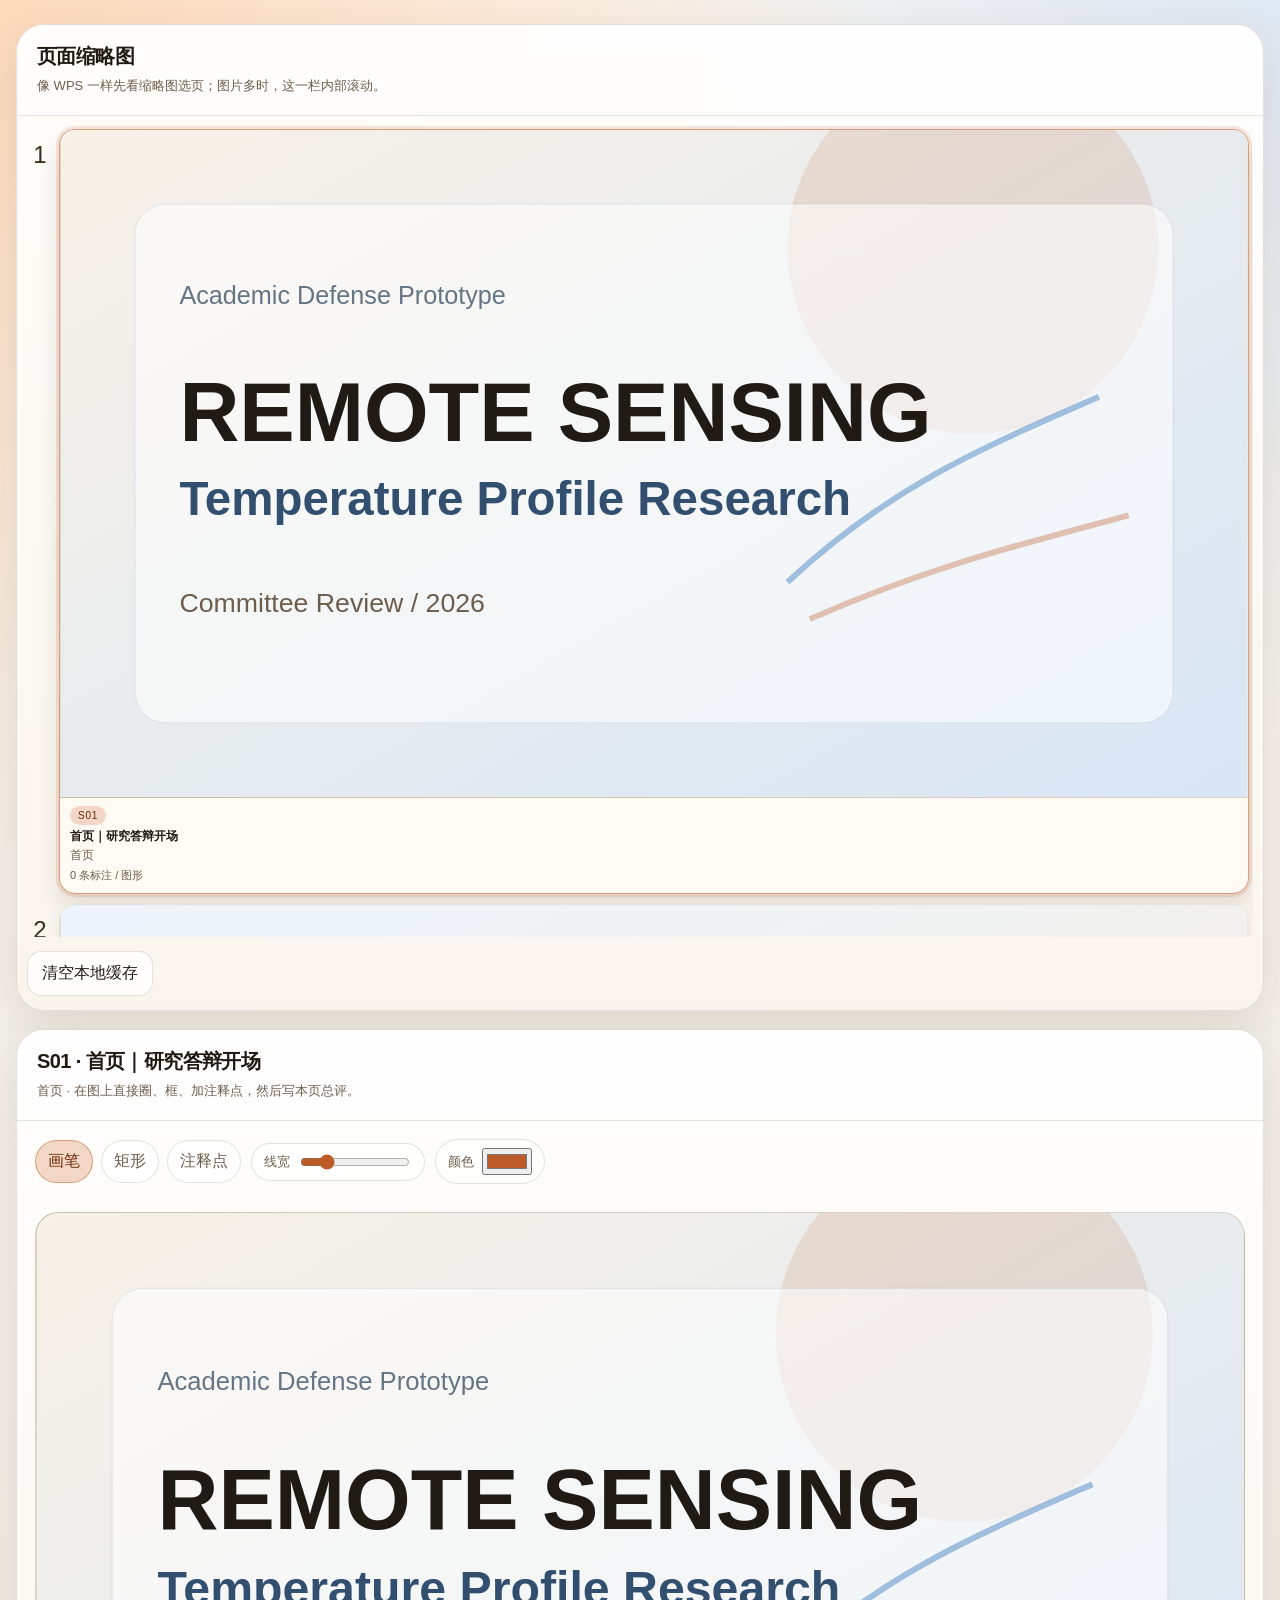
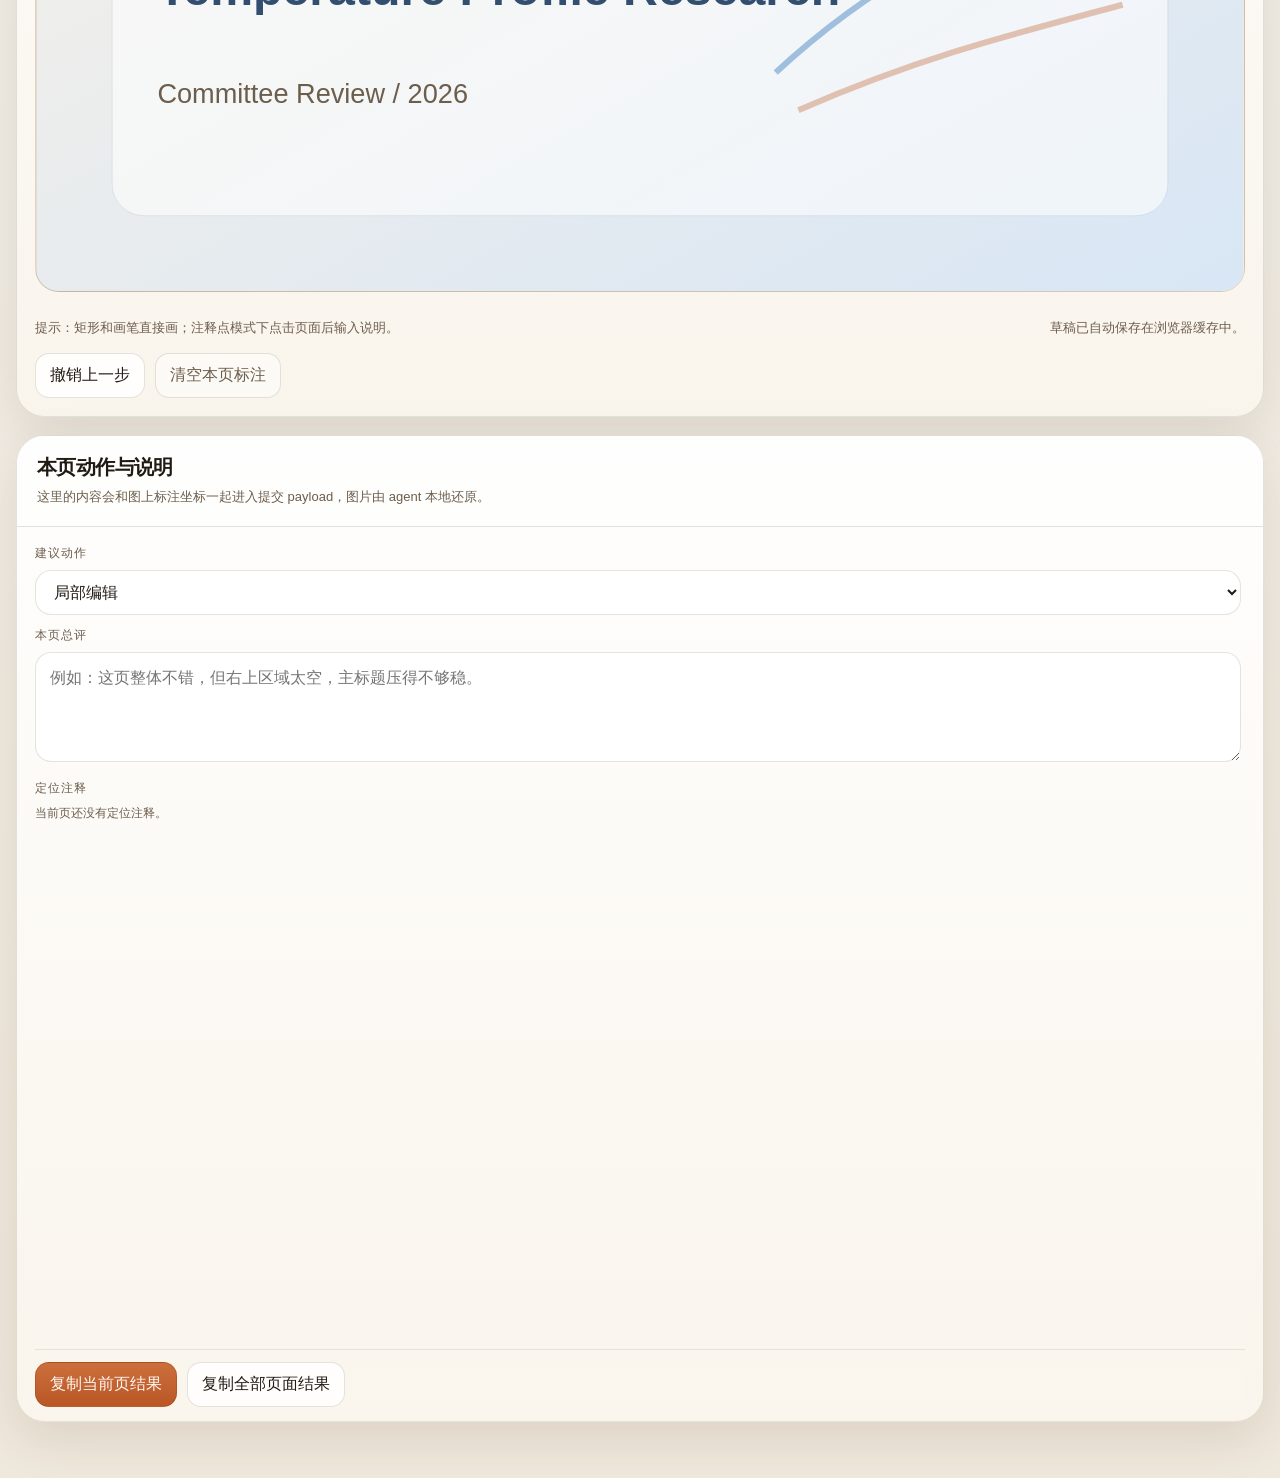
<file: skills/slides/ppt-image-first/assets/review_shell/index.html>
<!DOCTYPE html>
<html lang="zh-CN">
<head>
  <meta charset="UTF-8">
  <meta name="viewport" content="width=device-width, initial-scale=1.0">
  <title>PPT Review Workspace</title>
  <style>
    :root {
      --bg: #f2efe9;
      --bg-accent: #e6ded1;
      --panel: rgba(255, 250, 242, 0.86);
      --panel-strong: rgba(255, 252, 247, 0.96);
      --line: rgba(73, 56, 34, 0.14);
      --text: #201a13;
      --muted: #6d5d4c;
      --accent: #bc5b28;
      --accent-soft: #f2d6c6;
      --shadow: 0 16px 50px rgba(75, 46, 16, 0.12);
      --radius-xl: 28px;
      --radius-lg: 22px;
      --radius-md: 16px;
      --radius-sm: 12px;
      --max-width: 1520px;
    }

    * { box-sizing: border-box; }
    html { scroll-behavior: smooth; }
    body {
      margin: 0;
      color: var(--text);
      font-family: "Segoe UI Variable Display", "PingFang SC", "Microsoft YaHei", sans-serif;
      background:
        radial-gradient(circle at top left, rgba(255, 197, 147, 0.56), transparent 26%),
        radial-gradient(circle at top right, rgba(130, 184, 255, 0.22), transparent 22%),
        linear-gradient(180deg, #faf6f0 0%, var(--bg) 40%, #efe8dc 100%);
      min-height: 100vh;
    }

    button, textarea, select, input { font: inherit; }
    .shell {
      width: min(calc(100% - 32px), var(--max-width));
      margin: 24px auto 56px;
    }

    .hero {
      position: relative;
      overflow: hidden;
      padding: 30px;
      border: 1px solid var(--line);
      border-radius: 32px;
      background:
        linear-gradient(135deg, rgba(255, 251, 245, 0.96), rgba(246, 237, 226, 0.86)),
        linear-gradient(135deg, rgba(255, 140, 87, 0.12), rgba(96, 162, 255, 0.08));
      box-shadow: var(--shadow);
    }

    .hero::after {
      content: "";
      position: absolute;
      inset: auto -60px -90px auto;
      width: 260px;
      height: 260px;
      border-radius: 50%;
      background: radial-gradient(circle, rgba(188, 91, 40, 0.2), rgba(188, 91, 40, 0));
      pointer-events: none;
    }

    .hero-top {
      display: flex;
      justify-content: space-between;
      gap: 20px;
      align-items: flex-start;
      flex-wrap: wrap;
    }

    .hero-title { max-width: 860px; }

    .eyebrow {
      display: inline-flex;
      align-items: center;
      gap: 8px;
      padding: 7px 12px;
      border-radius: 999px;
      background: rgba(255, 255, 255, 0.72);
      border: 1px solid rgba(188, 91, 40, 0.15);
      color: var(--muted);
      font-size: 13px;
      letter-spacing: 0.08em;
      text-transform: uppercase;
    }

    h1 {
      margin: 14px 0 10px;
      font-size: clamp(34px, 6vw, 64px);
      line-height: 0.96;
      letter-spacing: -0.05em;
    }

    .intro {
      margin: 0;
      max-width: 860px;
      font-size: 16px;
      line-height: 1.7;
      color: var(--muted);
    }

    .hero-notes {
      display: grid;
      gap: 12px;
      min-width: 260px;
      flex: 0 0 320px;
    }

    .note-card {
      padding: 16px 18px;
      border-radius: 20px;
      background: rgba(255, 255, 255, 0.76);
      border: 1px solid var(--line);
    }

    .note-label {
      display: block;
      font-size: 12px;
      color: var(--muted);
      text-transform: uppercase;
      letter-spacing: 0.08em;
      margin-bottom: 8px;
    }

    .note-value {
      font-size: 14px;
      line-height: 1.6;
    }

    .summary-bar {
      margin-top: 18px;
      display: flex;
      gap: 10px;
      flex-wrap: wrap;
    }

    .summary-chip {
      display: inline-flex;
      align-items: center;
      gap: 8px;
      padding: 10px 14px;
      border-radius: 999px;
      border: 1px solid var(--line);
      background: rgba(255, 255, 255, 0.74);
      color: var(--muted);
      font-size: 13px;
    }

    .workspace {
      margin-top: 0;
      display: grid;
      grid-template-columns: 280px minmax(0, 1fr) 360px;
      gap: 18px;
      align-items: start;
    }

    .sidebar-panel,
    .action-panel {
      height: auto;
      display: grid;
      grid-template-rows: auto minmax(0, 1fr);
    }

    .stage-panel {
      align-self: start;
      height: auto;
    }

    .sidebar-panel .panel-body,
    .action-panel .panel-body {
      min-height: 0;
    }

    .sidebar-panel .panel-body {
      padding: 10px 10px 14px;
      grid-template-rows: minmax(0, 1fr) auto;
    }

    .action-panel .panel-body {
      grid-template-rows: minmax(0, 1fr) auto;
      min-height: 0;
      padding-bottom: 14px;
    }

    .panel {
      border: 1px solid var(--line);
      border-radius: var(--radius-xl);
      background: linear-gradient(180deg, rgba(255, 255, 255, 0.92), rgba(250, 245, 237, 0.92));
      box-shadow: var(--shadow);
      overflow: hidden;
    }

    .panel-head {
      padding: 18px 20px;
      border-bottom: 1px solid var(--line);
      background: rgba(255, 255, 255, 0.52);
    }

    .panel-title {
      margin: 0;
      font-size: 20px;
      letter-spacing: -0.03em;
    }

    .panel-subtitle {
      margin: 6px 0 0;
      color: var(--muted);
      font-size: 13px;
      line-height: 1.6;
    }

    .panel-body {
      padding: 18px;
      display: grid;
      gap: 14px;
    }

    .page-list {
      min-height: 0;
      overflow-y: auto;
      overflow-x: hidden;
      display: grid;
      gap: 8px;
      padding: 2px 3px 2px 1px;
      align-content: start;
    }

    .page-list::-webkit-scrollbar {
      width: 10px;
    }

    .page-list::-webkit-scrollbar-thumb {
      background: rgba(126, 102, 72, 0.28);
      border-radius: 999px;
      border: 2px solid rgba(255, 255, 255, 0.35);
    }

    .page-button {
      width: 100%;
      padding: 0;
      border-radius: 18px;
      border: 1px solid transparent;
      background: transparent;
      text-align: left;
      cursor: pointer;
      transition: transform 160ms ease, box-shadow 160ms ease, border-color 160ms ease;
    }

    .page-button:hover {
      transform: translateY(-1px);
    }

    .page-button.active .page-thumb-card {
      border-color: rgba(188, 91, 40, 0.58);
      box-shadow: 0 0 0 3px rgba(188, 91, 40, 0.14), 0 14px 26px rgba(52, 34, 9, 0.12);
      background: rgba(255, 250, 244, 0.98);
    }

    .page-thumb-entry {
      display: grid;
      grid-template-columns: 22px minmax(0, 1fr);
      gap: 8px;
      align-items: start;
    }

    .page-order {
      padding-top: 14px;
      text-align: center;
      font-size: 24px;
      line-height: 1;
      color: #3e2b1a;
      font-variant-numeric: tabular-nums;
    }

    .page-thumb-card {
      border-radius: 16px;
      border: 1px solid rgba(73, 56, 34, 0.12);
      background: rgba(255, 255, 255, 0.86);
      box-shadow: 0 8px 14px rgba(52, 34, 9, 0.07);
      overflow: hidden;
      transition: border-color 160ms ease, box-shadow 160ms ease, background 160ms ease;
    }

    .page-thumb-image {
      display: block;
      width: 100%;
      aspect-ratio: 16 / 9;
      object-fit: cover;
      background: linear-gradient(135deg, #d9ccb7, #f7f0e5);
      border-bottom: 1px solid rgba(73, 56, 34, 0.1);
    }

    .page-thumb-meta {
      padding: 8px 10px 10px;
      display: grid;
      gap: 3px;
    }

    .page-code {
      display: inline-flex;
      width: fit-content;
      padding: 4px 8px;
      border-radius: 999px;
      background: var(--accent-soft);
      color: #6c2d08;
      font-size: 10px;
      letter-spacing: 0.08em;
      text-transform: uppercase;
    }

    .page-title {
      display: block;
      font-size: 12px;
      font-weight: 600;
      line-height: 1.35;
      color: var(--text);
    }

    .page-meta {
      font-size: 12px;
      line-height: 1.45;
      color: var(--muted);
    }

    .page-count {
      font-size: 11px;
      line-height: 1.4;
      color: var(--muted);
    }

    .stage-toolbar {
      display: flex;
      flex-wrap: wrap;
      gap: 10px;
      align-items: center;
      margin-bottom: 14px;
    }

    .segmented {
      display: flex;
      flex-wrap: wrap;
      gap: 8px;
    }

    .tool-chip {
      border: 1px solid var(--line);
      background: rgba(255, 255, 255, 0.85);
      color: var(--muted);
      padding: 10px 12px;
      border-radius: 999px;
      cursor: pointer;
    }

    .tool-chip.active {
      color: #6c2d08;
      border-color: rgba(188, 91, 40, 0.45);
      background: var(--accent-soft);
    }

    .inline-field {
      display: inline-flex;
      align-items: center;
      gap: 8px;
      padding: 8px 12px;
      border-radius: 999px;
      border: 1px solid var(--line);
      background: rgba(255, 255, 255, 0.74);
      color: var(--muted);
      font-size: 13px;
    }

    .inline-field input[type="range"] {
      width: 110px;
      accent-color: var(--accent);
    }

    .action-scroll {
      min-height: 0;
      overflow-y: auto;
      display: grid;
      align-content: start;
      gap: 14px;
      padding-right: 4px;
    }

    .action-row {
      display: grid;
      gap: 12px;
    }

    .action-footer {
      display: grid;
      gap: 10px;
      padding-top: 12px;
      border-top: 1px solid rgba(73, 56, 34, 0.1);
      background: linear-gradient(180deg, rgba(250,245,237,0), rgba(250,245,237,0.98) 26%);
    }

    select, textarea {
      width: 100%;
      border-radius: 16px;
      border: 1px solid var(--line);
      background: rgba(255, 255, 255, 0.88);
      color: var(--text);
      padding: 12px 14px;
      resize: vertical;
    }

    textarea {
      min-height: 110px;
      line-height: 1.6;
    }

    .button-row {
      display: flex;
      gap: 10px;
      flex-wrap: wrap;
    }

    .primary,
    .secondary,
    .ghost {
      border: 1px solid var(--line);
      border-radius: 14px;
      padding: 11px 14px;
      cursor: pointer;
      transition: transform 160ms ease, box-shadow 160ms ease;
    }

    .primary:hover,
    .secondary:hover,
    .ghost:hover {
      transform: translateY(-1px);
      box-shadow: 0 12px 20px rgba(52, 34, 9, 0.12);
    }

    .primary {
      background: linear-gradient(180deg, #cc6f3d, #b95725);
      color: #fff9f5;
      border-color: rgba(116, 47, 13, 0.22);
    }

    .secondary {
      background: rgba(255, 255, 255, 0.86);
      color: var(--text);
    }

    .ghost {
      background: rgba(255, 255, 255, 0.5);
      color: var(--muted);
    }

    .stage-frame {
      position: relative;
      width: 100%;
      aspect-ratio: 16 / 9;
      border-radius: 24px;
      overflow: hidden;
      border: 1px solid var(--line);
      background: linear-gradient(135deg, #d9ccb7, #f7f0e5);
      box-shadow: inset 0 1px 0 rgba(255,255,255,0.5);
      cursor: crosshair;
      touch-action: none;
    }

    .stage-image,
    .stage-canvas,
    .stage-notes {
      position: absolute;
      inset: 0;
      width: 100%;
      height: 100%;
    }

    .stage-image {
      object-fit: cover;
      display: block;
      user-select: none;
      -webkit-user-drag: none;
    }

    .stage-canvas {
      z-index: 2;
    }

    .stage-notes {
      z-index: 3;
      pointer-events: none;
    }

    .annotation-pin {
      position: absolute;
      transform: translate(-50%, -50%);
      width: 30px;
      height: 30px;
      border-radius: 999px;
      display: grid;
      place-items: center;
      background: rgba(188, 91, 40, 0.94);
      color: white;
      font-size: 13px;
      font-weight: 700;
      box-shadow: 0 8px 18px rgba(0, 0, 0, 0.22);
    }

    .stage-caption {
      display: flex;
      justify-content: space-between;
      gap: 16px;
      flex-wrap: wrap;
      color: var(--muted);
      font-size: 13px;
      line-height: 1.6;
      margin-top: 12px;
    }

    .note-list {
      display: grid;
      gap: 10px;
      max-height: 280px;
      overflow: auto;
      padding-right: 4px;
    }

    .note-item {
      border: 1px solid var(--line);
      border-radius: 16px;
      padding: 12px;
      background: rgba(255, 255, 255, 0.82);
      display: grid;
      gap: 8px;
    }

    .note-item-top {
      display: flex;
      justify-content: space-between;
      gap: 12px;
      align-items: center;
    }

    .note-pill {
      display: inline-flex;
      align-items: center;
      gap: 8px;
      padding: 6px 10px;
      border-radius: 999px;
      background: var(--accent-soft);
      color: #6c2d08;
      font-size: 12px;
    }

    .note-remove {
      border: 0;
      background: transparent;
      color: var(--muted);
      cursor: pointer;
      padding: 0;
    }


    .sr-only {
      position: absolute;
      width: 1px;
      height: 1px;
      padding: 0;
      margin: -1px;
      overflow: hidden;
      clip: rect(0, 0, 0, 0);
      border: 0;
    }

    @media (max-width: 1280px) {
      .workspace {
        grid-template-columns: 1fr;
      }
    }

    @media (max-width: 700px) {
      .shell {
        width: min(calc(100% - 20px), var(--max-width));
        margin-top: 10px;
      }

      .hero {
        padding: 24px;
        border-radius: 22px;
      }
    }
  </style>
</head>
<body>
  <div class="shell">
    <section class="workspace">
      <div class="panel sidebar-panel">
        <div class="panel-head">
          <h2 class="panel-title">页面缩略图</h2>
          <p class="panel-subtitle">像 WPS 一样先看缩略图选页；图片多时，这一栏内部滚动。</p>
        </div>
        <div class="panel-body">
          <div class="page-list" id="pageList"></div>
          <div class="button-row">
            <button class="secondary" type="button" id="clearStorageButton">清空本地缓存</button>
          </div>
        </div>
      </div>

      <div class="panel stage-panel">
        <div class="panel-head">
          <h2 class="panel-title" id="stageTitle">页面评审</h2>
          <p class="panel-subtitle" id="stageSubtitle">点击左侧页面开始。</p>
        </div>
        <div class="panel-body">
          <div class="stage-toolbar">
            <div class="segmented" id="toolGroup">
              <button class="tool-chip active" type="button" data-tool="pen">画笔</button>
              <button class="tool-chip" type="button" data-tool="rect">矩形</button>
              <button class="tool-chip" type="button" data-tool="note">注释点</button>
            </div>
            <label class="inline-field">线宽
              <input type="range" min="2" max="12" step="1" value="4" id="strokeWidthInput">
            </label>
            <label class="inline-field">颜色
              <input type="color" value="#bc5b28" id="strokeColorInput">
            </label>
          </div>

          <div class="stage-frame" id="stageFrame" aria-label="评审画布区域">
            <img class="stage-image" id="stageImage" alt="当前页面预览">
            <canvas class="stage-canvas" id="stageCanvas"></canvas>
            <div class="stage-notes" id="stageNotes"></div>
          </div>
          <div class="stage-caption">
            <div id="stageHint">提示：矩形和画笔直接画；注释点模式下点击页面后输入说明。</div>
            <div id="draftStatus">草稿已自动保存在浏览器缓存中。</div>
          </div>
          <div class="button-row">
            <button class="secondary" type="button" id="undoButton">撤销上一步</button>
            <button class="ghost" type="button" id="clearPageButton">清空本页标注</button>
          </div>
        </div>
      </div>

      <div class="panel action-panel">
        <div class="panel-head">
          <h2 class="panel-title">本页动作与说明</h2>
          <p class="panel-subtitle">这里的内容会和图上标注坐标一起进入提交 payload，图片由 agent 本地还原。</p>
        </div>
        <div class="panel-body">
          <div class="action-scroll">
            <div class="action-row">
              <label>
                <span class="note-label">建议动作</span>
                <select id="requestedActionSelect">
                  <option value="edit-local">局部编辑</option>
                  <option value="regenerate">整页重生成</option>
                  <option value="note-only">仅记录意见</option>
                </select>
              </label>
              <label>
                <span class="note-label">本页总评</span>
                <textarea id="pageCommentInput" placeholder="例如：这页整体不错，但右上区域太空，主标题压得不够稳。"></textarea>
              </label>
            </div>

            <div>
              <span class="note-label">定位注释</span>
              <div class="note-list" id="noteList"></div>
            </div>
          </div>

          <div class="action-footer">
            <div class="button-row">
              <button class="primary" type="button" id="submitCurrentButton">复制当前页结果</button>
              <button class="secondary" type="button" id="submitAllButton">复制全部页面结果</button>
            </div>
          </div>
        </div>
      </div>
    </section>

  </div>

  <template id="noteItemTemplate">
    <div class="note-item">
      <div class="note-item-top">
        <span class="note-pill"></span>
        <button class="note-remove" type="button">删除</button>
      </div>
      <div class="note-text"></div>
      <div class="page-meta note-position"></div>
    </div>
  </template>

  <script>
    const STORAGE_KEY = 'ppt-image-first-review-prototype-v1';

    const sampleSlides = [
      {
        id: 'S01',
        code: 'S01',
        title: '首页｜研究答辩开场',
        role: '首页',
        image: "data:image/svg+xml,%3Csvg xmlns='http://www.w3.org/2000/svg' viewBox='0 0 1600 900'%3E%3Cdefs%3E%3ClinearGradient id='bg' x1='0' y1='0' x2='1' y2='1'%3E%3Cstop stop-color='%23f7f1e7'/%3E%3Cstop offset='1' stop-color='%23d8e6f5'/%3E%3C/linearGradient%3E%3C/defs%3E%3Crect width='1600' height='900' fill='url(%23bg)'/%3E%3Ccircle cx='1230' cy='160' r='250' fill='%23bc5b28' fill-opacity='.14'/%3E%3Crect x='100' y='100' width='1400' height='700' rx='42' fill='white' fill-opacity='.58' stroke='%239bb4cf' stroke-opacity='.34'/%3E%3Ctext x='160' y='235' font-size='34' fill='%23647586' font-family='Segoe UI, Arial, sans-serif'%3EAcademic Defense Prototype%3C/text%3E%3Ctext x='160' y='420' font-size='112' fill='%231f1a14' font-family='Segoe UI, Arial, sans-serif' font-weight='700'%3EREMOTE SENSING%3C/text%3E%3Ctext x='160' y='520' font-size='64' fill='%23324f70' font-family='Segoe UI, Arial, sans-serif' font-weight='600'%3ETemperature Profile Research%3C/text%3E%3Ctext x='160' y='650' font-size='36' fill='%236d5d4c' font-family='Segoe UI, Arial, sans-serif'%3ECommittee Review / 2026%3C/text%3E%3Cpath d='M980 610 C1120 480 1240 430 1400 360' stroke='%233b7bbd' stroke-width='8' fill='none' opacity='.45'/%3E%3Cpath d='M1010 660 C1170 590 1290 560 1440 520' stroke='%23bc5b28' stroke-width='8' fill='none' opacity='.34'/%3E%3C/svg%3E"
      },
      {
        id: 'S02',
        code: 'S02',
        title: '目录页｜结构总览',
        role: '目录页',
        image: "data:image/svg+xml,%3Csvg xmlns='http://www.w3.org/2000/svg' viewBox='0 0 1600 900'%3E%3Cdefs%3E%3ClinearGradient id='bg' x1='0' y1='0' x2='1' y2='1'%3E%3Cstop stop-color='%23edf4fb'/%3E%3Cstop offset='1' stop-color='%23f5ede2'/%3E%3C/linearGradient%3E%3C/defs%3E%3Crect width='1600' height='900' fill='url(%23bg)'/%3E%3Crect x='100' y='90' width='1400' height='720' rx='42' fill='white' fill-opacity='.62' stroke='%23a9bdd5' stroke-opacity='.32'/%3E%3Ctext x='150' y='200' font-size='96' fill='%231f1a14' font-family='Segoe UI, Arial, sans-serif' font-weight='700'%3ECONTENTS%3C/text%3E%3Ctext x='152' y='252' font-size='28' fill='%23647586' font-family='Segoe UI, Arial, sans-serif'%3EStructure and decision path%3C/text%3E%3Cg fill='white' fill-opacity='.84'%3E%3Crect x='150' y='320' width='520' height='132' rx='28'/%3E%3Crect x='150' y='486' width='520' height='132' rx='28'/%3E%3Crect x='150' y='652' width='520' height='98' rx='28'/%3E%3Crect x='730' y='320' width='700' height='96' rx='28'/%3E%3Crect x='730' y='450' width='700' height='96' rx='28'/%3E%3Crect x='730' y='580' width='700' height='96' rx='28'/%3E%3C/g%3E%3Cg font-family='Segoe UI, Arial, sans-serif'%3E%3Ctext x='186' y='392' font-size='38' fill='%23324f70'%3E01 Background and Problem%3C/text%3E%3Ctext x='186' y='558' font-size='38' fill='%23324f70'%3E02 Method and Data%3C/text%3E%3Ctext x='186' y='713' font-size='34' fill='%23324f70'%3E03 Results / Conclusion%3C/text%3E%3Ctext x='770' y='380' font-size='30' fill='%236d5d4c'%3EResearch context, current gap, committee focus%3C/text%3E%3Ctext x='770' y='510' font-size='30' fill='%236d5d4c'%3EModel path, retrieval strategy, experiment setup%3C/text%3E%3Ctext x='770' y='640' font-size='30' fill='%236d5d4c'%3EValidation, comparison, implications and future work%3C/text%3E%3C/g%3E%3C/svg%3E"
      },
      {
        id: 'S03',
        code: 'S03',
        title: '正文页｜关键结论承载',
        role: '正文页',
        image: "data:image/svg+xml,%3Csvg xmlns='http://www.w3.org/2000/svg' viewBox='0 0 1600 900'%3E%3Cdefs%3E%3ClinearGradient id='bg' x1='0' y1='0' x2='1' y2='1'%3E%3Cstop stop-color='%23f5eee5'/%3E%3Cstop offset='1' stop-color='%23dce8f3'/%3E%3C/linearGradient%3E%3C/defs%3E%3Crect width='1600' height='900' fill='url(%23bg)'/%3E%3Crect x='100' y='90' width='1400' height='720' rx='42' fill='white' fill-opacity='.6' stroke='%23a3b8d0' stroke-opacity='.28'/%3E%3Ctext x='150' y='180' font-size='40' fill='%23647586' font-family='Segoe UI, Arial, sans-serif'%3EResult Snapshot%3C/text%3E%3Ctext x='150' y='270' font-size='84' fill='%231f1a14' font-family='Segoe UI, Arial, sans-serif' font-weight='700'%3ETemperature inversion is the main error source%3C/text%3E%3Crect x='150' y='340' width='720' height='350' rx='30' fill='white' fill-opacity='.82'/%3E%3Crect x='910' y='340' width='430' height='170' rx='30' fill='white' fill-opacity='.82'/%3E%3Crect x='910' y='540' width='430' height='150' rx='30' fill='white' fill-opacity='.76'/%3E%3Crect x='1365' y='340' width='90' height='350' rx='30' fill='%23dce8f3' fill-opacity='.9'/%3E%3Ctext x='190' y='412' font-size='34' fill='%23324f70' font-family='Segoe UI, Arial, sans-serif'%3E- Retrieval error rises sharply above 2.8km%3C/text%3E%3Ctext x='190' y='474' font-size='34' fill='%23324f70' font-family='Segoe UI, Arial, sans-serif'%3E- Humidity profile remains comparatively stable%3C/text%3E%3Ctext x='190' y='536' font-size='34' fill='%23324f70' font-family='Segoe UI, Arial, sans-serif'%3E- Boundary layer mismatch explains most deviation%3C/text%3E%3Cpath d='M220 650 C340 570 490 500 760 430' stroke='%23bc5b28' stroke-width='10' fill='none' opacity='.46'/%3E%3Ctext x='950' y='428' font-size='62' fill='%231f1a14' font-family='Segoe UI, Arial, sans-serif' font-weight='700'%3E31%25%3C/text%3E%3Ctext x='950' y='470' font-size='28' fill='%236d5d4c' font-family='Segoe UI, Arial, sans-serif'%3EMSE reduction after correction%3C/text%3E%3Ctext x='950' y='612' font-size='52' fill='%23324f70' font-family='Segoe UI, Arial, sans-serif' font-weight='700'%3ECommittee concern:%3C/text%3E%3Ctext x='950' y='654' font-size='28' fill='%236d5d4c' font-family='Segoe UI, Arial, sans-serif'%3EExplain why instability concentrates in the inversion layer%3C/text%3E%3C/svg%3E"
      }
    ];

    const defaultState = {
      selectedPageId: sampleSlides[0].id,
      tool: 'pen',
      strokeWidth: 4,
      strokeColor: '#bc5b28',
      pages: Object.fromEntries(sampleSlides.map(slide => [slide.id, {
        requested_action: 'edit-local',
        page_comment: '',
        penStrokes: [],
        rects: [],
        notes: []
      }]))
    };

    const pageList = document.getElementById('pageList');
    const stageTitle = document.getElementById('stageTitle');
    const stageSubtitle = document.getElementById('stageSubtitle');
    const stageImage = document.getElementById('stageImage');
    const stageFrame = document.getElementById('stageFrame');
    const stageCanvas = document.getElementById('stageCanvas');
    const stageNotes = document.getElementById('stageNotes');
    const noteList = document.getElementById('noteList');
    const noteItemTemplate = document.getElementById('noteItemTemplate');
    const requestedActionSelect = document.getElementById('requestedActionSelect');
    const pageCommentInput = document.getElementById('pageCommentInput');
    const strokeWidthInput = document.getElementById('strokeWidthInput');
    const strokeColorInput = document.getElementById('strokeColorInput');
    const draftStatus = document.getElementById('draftStatus');
    const stagePanel = document.querySelector('.stage-panel');
    const sidebarPanel = document.querySelector('.sidebar-panel');
    const actionPanel = document.querySelector('.action-panel');

    const ctx = stageCanvas.getContext('2d');
    let state = loadState();
    let drawing = null;

    function deepClone(value) {
      return JSON.parse(JSON.stringify(value));
    }

    function loadState() {
      try {
        const raw = localStorage.getItem(STORAGE_KEY);
        if (!raw) return deepClone(defaultState);
        const parsed = JSON.parse(raw);
        return {
          ...deepClone(defaultState),
          ...parsed,
          pages: { ...deepClone(defaultState).pages, ...(parsed.pages || {}) }
        };
      } catch {
        return deepClone(defaultState);
      }
    }

    function saveState() {
      localStorage.setItem(STORAGE_KEY, JSON.stringify(state));
      draftStatus.textContent = `草稿已自动保存在浏览器缓存中 · ${new Date().toLocaleTimeString('zh-CN', { hour: '2-digit', minute: '2-digit', second: '2-digit' })}`;
    }

    function getCurrentSlide() {
      return sampleSlides.find(slide => slide.id === state.selectedPageId) || sampleSlides[0];
    }

    function getPageState(pageId = state.selectedPageId) {
      if (!state.pages[pageId]) {
        state.pages[pageId] = deepClone(defaultState.pages[sampleSlides[0].id]);
      }
      return state.pages[pageId];
    }

    function renderPageList() {
      pageList.innerHTML = sampleSlides.map((slide, index) => {
        const pageState = getPageState(slide.id);
        const count = pageState.notes.length + pageState.penStrokes.length + pageState.rects.length;
        return `
          <button class="page-button ${slide.id === state.selectedPageId ? 'active' : ''}" type="button" data-page-id="${slide.id}">
            <div class="page-thumb-entry">
              <div class="page-order">${index + 1}</div>
              <div class="page-thumb-card">
                <img class="page-thumb-image" src="${slide.image}" alt="${escapeHtml(slide.title)} 缩略图">
                <div class="page-thumb-meta">
                  <span class="page-code">${slide.code}</span>
                  <span class="page-title">${slide.title}</span>
                  <span class="page-meta">${slide.role}</span>
                  <span class="page-count">${count} 条标注 / 图形</span>
                </div>
              </div>
            </div>
          </button>
        `;
      }).join('');
    }

    function syncPanelHeights() {
      const stageHeight = stagePanel.getBoundingClientRect().height;
      if (!stageHeight) return;
      sidebarPanel.style.height = `${stageHeight}px`;
      actionPanel.style.height = `${stageHeight}px`;
    }

    function syncStageImageAspectRatio() {
      if (!stageImage.naturalWidth || !stageImage.naturalHeight) return false;
      stageFrame.style.aspectRatio = `${stageImage.naturalWidth} / ${stageImage.naturalHeight}`;
      return true;
    }

    function resizeCanvas() {
      const rect = stageFrame.getBoundingClientRect();
      const ratio = window.devicePixelRatio || 1;
      stageCanvas.width = Math.round(rect.width * ratio);
      stageCanvas.height = Math.round(rect.height * ratio);
      stageCanvas.style.width = `${rect.width}px`;
      stageCanvas.style.height = `${rect.height}px`;
      ctx.setTransform(ratio, 0, 0, ratio, 0, 0);
      renderCanvas();
      syncPanelHeights();
    }

    function toCanvasPoint(event) {
      const rect = stageFrame.getBoundingClientRect();
      return {
        x: Math.min(Math.max((event.clientX - rect.left) / rect.width, 0), 1),
        y: Math.min(Math.max((event.clientY - rect.top) / rect.height, 0), 1),
        px: event.clientX - rect.left,
        py: event.clientY - rect.top,
        width: rect.width,
        height: rect.height
      };
    }

    function drawPenStroke(stroke, rect) {
      if (!stroke.points.length) return;
      ctx.beginPath();
      ctx.lineCap = 'round';
      ctx.lineJoin = 'round';
      ctx.strokeStyle = stroke.color;
      ctx.lineWidth = stroke.width;
      stroke.points.forEach((point, index) => {
        const x = point.x * rect.width;
        const y = point.y * rect.height;
        if (index === 0) ctx.moveTo(x, y);
        else ctx.lineTo(x, y);
      });
      ctx.stroke();
    }

    function drawRectMarkup(item, rect) {
      ctx.beginPath();
      ctx.strokeStyle = item.color;
      ctx.lineWidth = item.width;
      ctx.setLineDash([10, 8]);
      ctx.strokeRect(item.x * rect.width, item.y * rect.height, item.w * rect.width, item.h * rect.height);
      ctx.setLineDash([]);
    }

    function renderCanvas() {
      const rect = stageFrame.getBoundingClientRect();
      ctx.clearRect(0, 0, rect.width, rect.height);
      const pageState = getPageState();

      pageState.penStrokes.forEach(stroke => drawPenStroke(stroke, rect));
      pageState.rects.forEach(item => drawRectMarkup(item, rect));

      if (drawing?.type === 'pen') {
        drawPenStroke(drawing.stroke, rect);
      }
      if (drawing?.type === 'rect') {
        drawRectMarkup(drawing.rect, rect);
      }

      renderNotes();
    }

    function getNoteMarker(index) {
      const markers = ['①', '②', '③', '④', '⑤', '⑥', '⑦', '⑧', '⑨', '⑩'];
      return markers[index] || String(index + 1);
    }

    function renderNotes() {
      const pageState = getPageState();
      stageNotes.innerHTML = pageState.notes.map((note, index) => `
        <div class="annotation-pin" style="left:${note.x * 100}%; top:${note.y * 100}%" title="${escapeHtml(note.text)}">${getNoteMarker(index)}</div>
      `).join('');
    }

    function renderNoteList() {
      const pageState = getPageState();
      noteList.innerHTML = '';
      if (!pageState.notes.length) {
        noteList.innerHTML = '<div class="page-meta">当前页还没有定位注释。</div>';
        return;
      }
      pageState.notes.forEach((note, index) => {
        const node = noteItemTemplate.content.firstElementChild.cloneNode(true);
        node.querySelector('.note-pill').textContent = `注释 ${getNoteMarker(index)}`;
        node.querySelector('.note-text').textContent = note.text;
        node.querySelector('.note-position').textContent = `位置参考：图上标记 ${getNoteMarker(index)}`;
        node.querySelector('.note-remove').dataset.noteId = note.id;
        noteList.appendChild(node);
      });
    }

    function renderStage() {
      const slide = getCurrentSlide();
      const pageState = getPageState();
      stageTitle.textContent = `${slide.code} · ${slide.title}`;
      stageSubtitle.textContent = `${slide.role} · 在图上直接圈、框、加注释点，然后写本页总评。`;
      stageImage.src = slide.image;
      stageImage.alt = slide.title;
      if (stageImage.complete) {
        syncStageImageAspectRatio();
      }
      requestedActionSelect.value = pageState.requested_action;
      pageCommentInput.value = pageState.page_comment;
      renderNoteList();
      renderPageList();
      resizeCanvas();
      syncToolUI();
    }

    function syncToolUI() {
      document.querySelectorAll('[data-tool]').forEach(button => {
        button.classList.toggle('active', button.dataset.tool === state.tool);
      });
      strokeWidthInput.value = state.strokeWidth;
      strokeColorInput.value = state.strokeColor;
    }

    function switchPage(pageId) {
      state.selectedPageId = pageId;
      saveState();
      renderStage();
    }

    function beginPen(point) {
      drawing = {
        type: 'pen',
        stroke: {
          id: crypto.randomUUID(),
          color: state.strokeColor,
          width: state.strokeWidth,
          points: [{ x: point.x, y: point.y }]
        }
      };
    }

    function beginRect(point) {
      drawing = {
        type: 'rect',
        origin: point,
        rect: {
          id: crypto.randomUUID(),
          color: state.strokeColor,
          width: state.strokeWidth,
          x: point.x,
          y: point.y,
          w: 0,
          h: 0
        }
      };
    }

    function updateDrawing(point) {
      if (!drawing) return;
      if (drawing.type === 'pen') {
        drawing.stroke.points.push({ x: point.x, y: point.y });
        renderCanvas();
      }
      if (drawing.type === 'rect') {
        const x1 = Math.min(drawing.origin.x, point.x);
        const y1 = Math.min(drawing.origin.y, point.y);
        const x2 = Math.max(drawing.origin.x, point.x);
        const y2 = Math.max(drawing.origin.y, point.y);
        drawing.rect.x = x1;
        drawing.rect.y = y1;
        drawing.rect.w = x2 - x1;
        drawing.rect.h = y2 - y1;
        renderCanvas();
      }
    }

    function endDrawing() {
      if (!drawing) return;
      const pageState = getPageState();
      if (drawing.type === 'pen' && drawing.stroke.points.length > 1) {
        pageState.penStrokes.push(drawing.stroke);
      }
      if (drawing.type === 'rect' && drawing.rect.w > 0.003 && drawing.rect.h > 0.003) {
        pageState.rects.push(drawing.rect);
      }
      drawing = null;
      saveState();
      renderStage();
    }

    function addNote(point) {
      const text = window.prompt('请输入这条定位批注：');
      if (!text || !text.trim()) return;
      const pageState = getPageState();
      pageState.notes.push({
        id: crypto.randomUUID(),
        x: point.x,
        y: point.y,
        text: text.trim()
      });
      saveState();
      renderStage();
    }

    function undoLast() {
      const pageState = getPageState();
      if (pageState.penStrokes.length) pageState.penStrokes.pop();
      else if (pageState.rects.length) pageState.rects.pop();
      else if (pageState.notes.length) pageState.notes.pop();
      saveState();
      renderStage();
    }

    function clearCurrentPage() {
      state.pages[state.selectedPageId] = {
        requested_action: 'edit-local',
        page_comment: '',
        penStrokes: [],
        rects: [],
        notes: []
      };
      saveState();
      renderStage();
    }

    function escapeHtml(text) {
      return text
        .replaceAll('&', '&amp;')
        .replaceAll('<', '&lt;')
        .replaceAll('>', '&gt;')
        .replaceAll('"', '&quot;')
        .replaceAll("'", '&#39;');
    }

    function roundCoordinate(value) {
      return Number(Math.min(Math.max(value, 0), 1).toFixed(4));
    }

    function roundStrokeWidth(value) {
      return Number(Math.max(Number(value) || 0, 0).toFixed(2));
    }

    function simplifyPoints(points, maxPoints = 120) {
      if (!points.length) return [];
      const source = points.length <= maxPoints
        ? points
        : Array.from({ length: maxPoints }, (_, index) => {
            const sourceIndex = Math.round(index * (points.length - 1) / (maxPoints - 1));
            return points[sourceIndex];
          });
      const rounded = source.map(point => ({
        x: roundCoordinate(point.x),
        y: roundCoordinate(point.y)
      }));
      return rounded.filter((point, index) => {
        if (index === 0) return true;
        const prev = rounded[index - 1];
        return point.x !== prev.x || point.y !== prev.y;
      });
    }

    function buildMarkupPayload(pageState) {
      return {
        coordinate_space: 'normalized_0_1',
        render_instruction: 'Agent should render this markup onto the local source slide image before retouch/regeneration.',
        notes: pageState.notes.map((note, index) => ({
          marker: getNoteMarker(index),
          x: roundCoordinate(note.x),
          y: roundCoordinate(note.y),
          comment: note.text
        })),
        rects: pageState.rects.map(item => ({
          x: roundCoordinate(item.x),
          y: roundCoordinate(item.y),
          w: roundCoordinate(item.w),
          h: roundCoordinate(item.h),
          color: item.color,
          width: roundStrokeWidth(item.width)
        })),
        pen_strokes: pageState.penStrokes.map(stroke => ({
          color: stroke.color,
          width: roundStrokeWidth(stroke.width),
          points: simplifyPoints(stroke.points)
        })).filter(stroke => stroke.points.length > 1)
      };
    }

    async function buildPayload(mode) {
      const targetSlides = mode === 'current' ? [getCurrentSlide()] : sampleSlides;
      const pages = [];
      for (const slide of targetSlides) {
        const pageState = getPageState(slide.id);
        const trimmedComment = (pageState.page_comment || '').trim();
        const hasNotes = pageState.notes.length > 0;
        const hasPenMarks = pageState.penStrokes.length > 0;
        const hasRectMarks = pageState.rects.length > 0;
        const hasVisualMarkup = hasNotes || hasPenMarks || hasRectMarks;
        const hasPageComment = Boolean(trimmedComment);
        const hasMeaningfulFeedback = hasVisualMarkup || hasPageComment;

        if (!hasMeaningfulFeedback) {
          continue;
        }

        const pagePayload = {
          page_id: slide.id,
          page_code: slide.code,
          title: slide.title,
          page_role: slide.role,
          requested_action: pageState.requested_action,
          page_comment: trimmedComment,
          note_comments: pageState.notes.map((note, index) => ({
            marker: getNoteMarker(index),
            comment: note.text
          }))
        };

        if (hasVisualMarkup) {
          pagePayload.markup = buildMarkupPayload(pageState);
        }

        pages.push(pagePayload);
      }

      return {
        schema_version: 'review-shell-v2',
        markup_transport: 'coordinates_only',
        agent_instruction: 'Before retouching or regenerating pages, render each page.markup onto the corresponding local slide image with scripts/render_review_markup.py, then use the marked image plus separate textual comments as the edit reference.',
        submitted_at: new Date().toISOString(),
        mode,
        page_count: pages.length,
        pages
      };
    }

    async function copyPayload(mode) {
      try {
        const payload = await buildPayload(mode);
        const json = JSON.stringify(payload, null, 2);
        await navigator.clipboard.writeText(json);
        draftStatus.textContent = `${mode === 'current' ? '当前页' : '全部页面'}结果已复制到剪贴板。回到当前对话粘贴发送即可。`;
      } catch (error) {
        draftStatus.textContent = error?.message || '复制失败，请检查浏览器是否允许写入剪贴板。';
      }
    }

    pageList.addEventListener('click', event => {
      const button = event.target.closest('[data-page-id]');
      if (!button) return;
      switchPage(button.dataset.pageId);
    });

    document.getElementById('toolGroup').addEventListener('click', event => {
      const button = event.target.closest('[data-tool]');
      if (!button) return;
      state.tool = button.dataset.tool;
      saveState();
      syncToolUI();
    });

    strokeWidthInput.addEventListener('input', () => {
      state.strokeWidth = Number(strokeWidthInput.value);
      saveState();
    });

    strokeColorInput.addEventListener('input', () => {
      state.strokeColor = strokeColorInput.value;
      saveState();
    });

    requestedActionSelect.addEventListener('change', () => {
      getPageState().requested_action = requestedActionSelect.value;
      saveState();
      renderPageList();
    });

    pageCommentInput.addEventListener('input', () => {
      getPageState().page_comment = pageCommentInput.value;
      saveState();
    });

    noteList.addEventListener('click', event => {
      const button = event.target.closest('[data-note-id]');
      if (!button) return;
      const pageState = getPageState();
      pageState.notes = pageState.notes.filter(note => note.id !== button.dataset.noteId);
      saveState();
      renderStage();
    });

    stageFrame.addEventListener('pointerdown', event => {
      const point = toCanvasPoint(event);
      if (state.tool === 'note') {
        addNote(point);
        return;
      }
      stageCanvas.setPointerCapture(event.pointerId);
      if (state.tool === 'pen') beginPen(point);
      if (state.tool === 'rect') beginRect(point);
    });

    stageFrame.addEventListener('pointermove', event => {
      if (!drawing) return;
      updateDrawing(toCanvasPoint(event));
    });

    stageFrame.addEventListener('pointerup', () => endDrawing());
    stageFrame.addEventListener('pointercancel', () => endDrawing());

    document.getElementById('undoButton').addEventListener('click', undoLast);
    document.getElementById('clearPageButton').addEventListener('click', clearCurrentPage);
    document.getElementById('submitCurrentButton').addEventListener('click', () => copyPayload('current'));
    document.getElementById('submitAllButton').addEventListener('click', () => copyPayload('all'));

    document.getElementById('clearStorageButton').addEventListener('click', () => {
      localStorage.removeItem(STORAGE_KEY);
      state = deepClone(defaultState);
      renderStage();
      draftStatus.textContent = '本地缓存已清空。';
    });

    window.addEventListener('resize', resizeCanvas);
    stageImage.addEventListener('load', () => {
      syncStageImageAspectRatio();
      resizeCanvas();
    });

    renderPageList();
    renderStage();
    syncPanelHeights();
  </script>
</body>
</html>
</file>
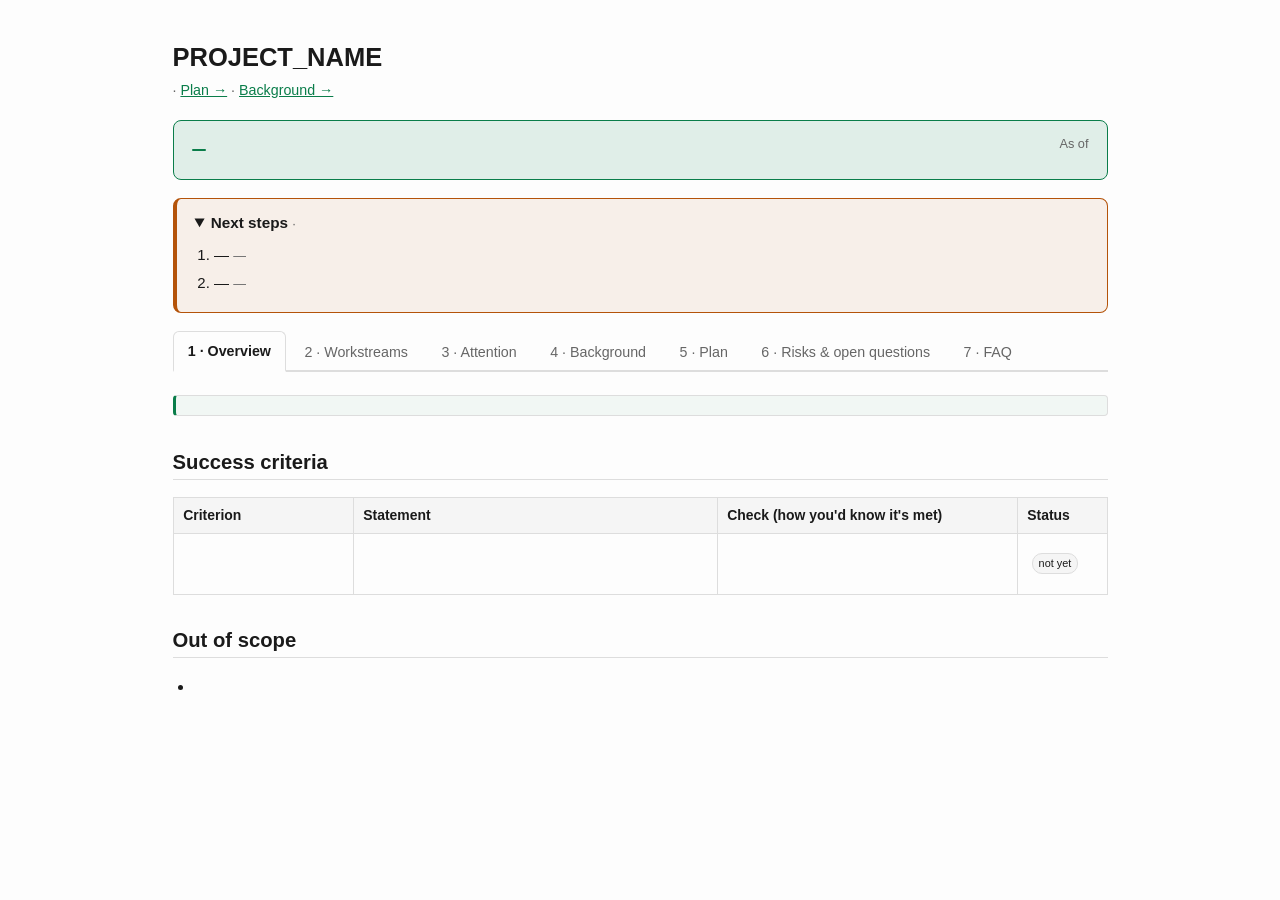
<file: skills/graphic/project-artifact/template.html>
<!doctype html>
<!--
  project-artifact template — a self-contained status page for a multi-workstream project.
  Domain-neutral. For software projects (workstreams = PRs), also read swe.md — it has
  the PR-sequence table and per-PR detail HTML fragments to paste in.

  HOW TO USE
  1. Copy this file to a stable path as <kebab-project-name>.html (the <title> names the
     artifact; the basename is the fallback if <title> is missing), and DELETE this HOW TO
     USE comment block from your copy (don't leave it in the published page).
  2. Fill in the placeholder slots — the HTML comments tagged "FILL:", plus the plain-text
     PROJECT_NAME in <title> and <h1>. Delete the tabs you don't have real content for; if
     you delete one, renumber the remaining tab buttons (1, 2, 3 …).
  3. The <body> below uses TAB MECHANISM B (a tiny `<script>` toggles `.pane` divs) —
     it scales to any number of tabs with zero per-tab CSS, and it's what every real
     page built this way uses. If you want a no-JS page AND have a small fixed tab count, swap in TAB MECHANISM A
     (pure-CSS radio tabs) — the full skeleton for it is in the big comment block right
     after <body>. (Mechanism A needs each tab id added to TWO `:checked ~ …` selector
     lists in the CSS; forget one and the tab silently won't show. That's why B is the
     default here.)
  4. Publish: see SKILL.md ("Publish with the Artifact tool") — you'll also need a
     favicon emoji (keep it the same on every redeploy).

  The CSS below is the shared house style (light/dark via prefers-color-scheme, CSS
  variables, status pills). Tweak colors, not structure.
-->
<html lang="en">
<head>
<meta charset="utf-8">
<meta name="viewport" content="width=device-width,initial-scale=1">
<title>PROJECT_NAME — status</title>
<style>
  :root { --fg:#1a1a1a; --bg:#fdfdfd; --accent:#0a7d4a; --warn:#b45309; --red:#b91c1c; --muted:#666; --border:#ddd; --code-bg:#f5f5f5; }
  @media (prefers-color-scheme: dark) {
    :root { --fg:#e4e4e4; --bg:#1a1a1a; --accent:#4ade80; --warn:#fbbf24; --red:#f87171; --muted:#999; --border:#333; --code-bg:#262626; }
  }
  * { box-sizing:border-box; }
  body { font:15px/1.6 -apple-system,BlinkMacSystemFont,"Segoe UI",sans-serif; color:var(--fg); background:var(--bg); max-width:980px; margin:1.5em auto; padding:0 1.5em 3em; }
  h1,h2,h3,h4 { font-weight:600; margin-top:1.6em; line-height:1.3; }
  h1 { font-size:1.7em; margin-bottom:.2em; }
  h2 { font-size:1.35em; border-bottom:1px solid var(--border); padding-bottom:.2em; }
  h3 { font-size:1.1em; }
  a { color:var(--accent); }
  code { background:var(--code-bg); padding:.15em .35em; border-radius:3px; font-size:.92em; font-family:ui-monospace,SFMono-Regular,Menlo,monospace; }
  pre { background:var(--code-bg); padding:1em 1.2em; border-radius:6px; overflow-x:auto; font-size:.87em; line-height:1.5; font-family:ui-monospace,SFMono-Regular,Menlo,monospace; }
  pre code { background:none; padding:0; }
  table { border-collapse:collapse; width:100%; margin:.8em 0; font-size:.93em; }
  th,td { border:1px solid var(--border); padding:.45em .7em; vertical-align:top; text-align:left; }
  th { font-weight:600; background:var(--code-bg); }
  ul { padding-left:1.4em; } li { margin:.25em 0; }
  details { margin:.5em 0; } details > summary { cursor:pointer; font-weight:600; padding:.4em 0; }
  hr { border:none; border-top:1px solid var(--border); margin:2em 0; }
  .meta { color:var(--muted); font-size:.85em; }
  .sub { color:var(--muted); font-size:.95em; margin-top:.3em; }
  /* status banner */
  .status { background:color-mix(in srgb, var(--accent) 12%, var(--bg)); border:1px solid var(--accent); border-radius:8px; padding:.9em 1.2em; margin:1.2em 0; }
  .status .badge { display:inline-block; background:var(--accent); color:var(--bg); padding:.1em .6em; border-radius:4px; font-size:.78em; font-weight:600; letter-spacing:.02em; }
  .status p { margin:.5em 0 0; font-size:.92em; }
  /* next-steps strip — sits under the status banner, above the tabs, so it shows on every tab.
     It's a <details open> so the reader can collapse it; the summary keeps the item count visible. */
  .next { border:1px solid var(--warn); border-left:4px solid var(--warn); border-radius:8px; padding:.8em 1.2em; margin:1.2em 0; background:color-mix(in srgb, var(--warn) 8%, var(--bg)); }
  .next > summary { cursor:pointer; font-weight:600; font-size:1.02em; padding:0; }
  .next > summary .meta { font-weight:400; }
  .next ol { margin:.5em 0 .1em 1.3em; padding:0; }
  .next ol li { margin:.3em 0; }
  .next .who { font-weight:600; }
  .next p.none { margin:.5em 0 .1em; font-size:.93em; }
  /* pills — solid fills (text in var(--bg) so contrast clears WCAG AA in both light and dark);
     four distinct hues: accent/done, warn/now, neutral/next, red/warn(blocked) */
  .pill { display:inline-block; font-size:.78em; padding:.1em .55em; border-radius:10px; background:var(--code-bg); color:var(--muted); margin-left:.4em; vertical-align:1px; }
  .pill.done { background:var(--accent); color:var(--bg); }                                /* done / tested ✓ / verified ✓ */
  .pill.now  { background:var(--warn);   color:var(--bg); }                                /* in progress / in review */
  .pill.next { background:var(--code-bg); color:var(--fg); border:1px solid var(--border); } /* next / planned */
  .pill.warn { background:var(--red);    color:var(--bg); }                                /* blocked / ⚠ caveat */
  .callout { border:1px solid var(--border); border-left:3px solid var(--accent); border-radius:4px; padding:.7em 1em; margin:1em 0; font-size:.93em; background:color-mix(in srgb, var(--accent) 5%, var(--bg)); }
  /* ── TAB MECHANISM B (default in the <body> below): JS toggles .pane divs. Scales to
        any tab count; no per-tab CSS. ── */
  .tabbar { display:flex; flex-wrap:wrap; gap:.2em; border-bottom:2px solid var(--border); margin:1.2em 0 1.5em; }
  .tabbar .tab { padding:.55em 1em; cursor:pointer; border:1px solid transparent; border-bottom:none; border-radius:6px 6px 0 0; font:inherit; font-weight:500; font-size:.95em; color:var(--muted); background:none; margin-bottom:-2px; }
  .tabbar .tab:hover { color:var(--fg); }
  .tabbar .tab.active { color:var(--fg); border-color:var(--border); border-bottom:2px solid var(--bg); background:var(--bg); font-weight:600; }
  .pane { display:none; } .pane.active { display:block; }
  /* ── TAB MECHANISM A (no-JS alternative; see the comment block after <body>): pure-CSS
        radio tabs. Each tab id MUST appear in BOTH rule-lists below (all 7 catalog tabs are listed). ── */
  .tabs > input { display:none; }
  .tabs > nav { display:flex; flex-wrap:wrap; gap:.2em; border-bottom:2px solid var(--border); margin:1.2em 0 1.5em; }
  .tabs > nav > label { padding:.55em 1em; cursor:pointer; border:1px solid transparent; border-bottom:none; border-radius:6px 6px 0 0; font-weight:500; color:var(--muted); margin-bottom:-2px; user-select:none; font-size:.95em; }
  .tabs > nav > label:hover { color:var(--fg); }
  .tabs > section { display:none; }
  #t-over:checked ~ nav label[for=t-over], #t-work:checked ~ nav label[for=t-work], #t-att:checked ~ nav label[for=t-att],
  #t-bg:checked ~ nav label[for=t-bg], #t-plan:checked ~ nav label[for=t-plan], #t-risk:checked ~ nav label[for=t-risk],
  #t-faq:checked ~ nav label[for=t-faq]
    { color:var(--fg); border-color:var(--border); border-bottom:2px solid var(--bg); background:var(--bg); font-weight:600; }
  #t-over:checked ~ section#s-over, #t-work:checked ~ section#s-work, #t-att:checked ~ section#s-att,
  #t-bg:checked ~ section#s-bg, #t-plan:checked ~ section#s-plan, #t-risk:checked ~ section#s-risk,
  #t-faq:checked ~ section#s-faq
    { display:block; }
</style>
</head>
<body>

<!-- ╔══════════════════════════════════════════════════════════════════════════════╗
     ║  TAB MECHANISM A (no-JS alternative). To use it instead of B: delete the      ║
     ║  <main>…</main> + <script> below and the .tabbar, and use this shape:         ║
     ║                                                                              ║
     ║    <div class="tabs">                                                        ║
     ║      <input type="radio" name="tab" id="t-over" checked>                      ║
     ║      <input type="radio" name="tab" id="t-work"> … (one per tab)              ║
     ║      <nav>                                                                   ║
     ║        <label for="t-over">Overview</label>                                  ║
     ║        <label for="t-work">Workstreams</label> … (one per tab)                ║
     ║      </nav>                                                                  ║
     ║      <section id="s-over"> …Overview content… </section>                      ║
     ║      <section id="s-work"> …Workstreams content… </section> …                 ║
     ║    </div>                                                                    ║
     ║                                                                              ║
     ║  Add/remove a tab => ALSO add/remove its id in BOTH `:checked ~ …` rule-lists ║
     ║  in the CSS above (the "TAB MECHANISM A" block). Miss one and the tab won't   ║
     ║  show. (This footgun is why B is the default.)                                ║
     ╚══════════════════════════════════════════════════════════════════════════════╝ -->

<header>
  <h1>PROJECT_NAME</h1>
  <div class="sub"><!-- FILL: one-line description -->
    &middot; <a href="#"><!-- FILL: link to design doc / plan / spec, or delete --> Plan &rarr;</a>
    &middot; <a href="#"><!-- FILL: link to a sibling doc, or delete --> Background &rarr;</a>
  </div>
</header>

<!-- STATUS BANNER — keep this. One line: phase · lead workstream · a size/health number or two · any gate.
     The as-of timestamp is mandatory: it's how readers calibrate everything else. -->
<div class="status">
  <span class="badge"><!-- FILL: STATUS · PHASE 1 OF 3 --></span>
  <span class="meta" style="float:right">As of <!-- FILL: YYYY-MM-DD HH:MM UTC --></span>
  <p><!-- FILL: lead workstream + a couple of numbers, e.g. "PR #NNNNN · 12 commits · 42 tests · flag FLAG_NAME" --></p>
</div>

<!-- NEXT STEPS — keep this; it sits above the tabs so it is visible no matter which tab is open.
     1–3 items, most important first. Each item: WHO (bold) → the exact action → what it unblocks
     or when it's needed. Nothing pending? Keep the strip: delete the <ol>, set the summary FILL
     to "none pending", and use the <p class="none"> line below. Always ship the <details> open,
     with the item count in the <summary>. Full convention (what counts as a next step, the
     Attention-tab relationship): SKILL.md → Conventions. -->
<details class="next" open>
  <summary>Next steps <span class="meta">· <!-- FILL: "N items", or "none pending" --></span></summary>
  <ol>
    <li><span class="who"><!-- FILL: who --></span> — <!-- FILL: the exact action --> <span class="meta">— <!-- FILL: what it unblocks / by when --></span></li>
    <li><span class="who"><!-- FILL: who --></span> — <!-- FILL: action --> <span class="meta">— <!-- FILL --></span></li>
  </ol>
  <!-- nothing pending? delete the <ol> above, set the summary FILL to "none pending", and use:
  <p class="none">No action needed — FILL: why (e.g. "shipped; only stage 10 tuning remains, owned by the team").</p>
  -->
</details>

<!-- Tab order matches SKILL.md's catalog: Overview, Workstreams (the spine), then Attention,
     Background, Plan, Risks & open questions, FAQ as you have content for them. Add/remove a tab
     => update the <button>s here AND the matching <section class="pane"> below (no CSS edits
     needed), and renumber. DELETE "Attention", "Background", "Plan", "Risks & open questions",
     and/or "FAQ" if there's nothing substantive to put there — a simple project may have just
     Overview + Workstreams; "Attention" earns its tab only on an artifact that's refreshed regularly.
     Software project? swe.md keeps these but may add "Architecture" / "Findings & fixes" /
     "Rollout & rollback" tabs for a heavyweight one (none mandatory). -->
<div class="tabbar">
  <button class="tab active" data-pane="over">1 &middot; Overview</button>
  <button class="tab" data-pane="work">2 &middot; Workstreams</button>
  <button class="tab" data-pane="att">3 &middot; Attention</button>
  <button class="tab" data-pane="bg">4 &middot; Background</button>
  <button class="tab" data-pane="plan">5 &middot; Plan</button>
  <button class="tab" data-pane="risk">6 &middot; Risks &amp; open questions</button>
  <button class="tab" data-pane="faq">7 &middot; FAQ</button>
</div>

<main>

  <!-- ─────────────────────────────────── TAB: OVERVIEW ─────────────────────── -->
  <section class="pane active" id="over">
    <div class="callout"><!-- FILL: one line — what this project is and why it exists (keep the "why" brief, or drop it, if the goal is obvious) --></div>
    <h2>Success criteria</h2>
    <!-- If the criteria span distinct concerns (product / security / perf, or
         must-have / nice-to-have), GROUP them — repeat <h3>…</h3> + a sub-table per group
         instead of one flat table. One flat table is fine when there's only a handful. -->
    <table>
      <tr><th style="width:180px">Criterion</th><th>Statement</th><th style="width:300px">Check (how you'd know it's met)</th><th style="width:90px">Status</th></tr>
      <tr><td><!-- FILL: short name --></td><td><!-- FILL --></td><td><!-- FILL: the observable test --></td><td><span class="pill next">not yet</span></td></tr>
    </table>
    <h2>Out of scope</h2>
    <ul><li><!-- FILL: something we deliberately are NOT doing, and why — bounds the reader's worry --></li></ul>
  </section>

  <!-- ─────────────────────────────────── TAB: WORKSTREAMS ──────────────────── -->
  <section class="pane" id="work">
    <h2>Status</h2>
    <!-- This table IS the progress view — no separate "Status" tab. If the order doesn't
         make the dependencies obvious, put "after <id>" in the "Depends on" cell; don't
         add a diagram. (Software: number the rows X.Y per swe.md — the numbers carry the
         dependencies, so the "Depends on" column is usually redundant there.) -->
    <table>
      <tr><th style="width:80px">ID</th><th>What</th><th style="width:120px">Owner</th><th style="width:110px">Depends on</th><th style="width:150px">Status</th></tr>
      <tr><td><!-- FILL --></td><td><!-- FILL --></td><td><!-- FILL --></td><td>—</td><td><span class="pill now">in progress</span></td></tr>
      <tr><td><!-- FILL --></td><td><!-- FILL --></td><td><!-- FILL --></td><td><!-- FILL: e.g. "after A" --></td><td><span class="pill next">next</span></td></tr>
    </table>
    <hr>
    <h2><!-- FILL: workstream name --> <span class="pill now">in progress</span></h2>
    <h3>Done so far</h3>
    <ul><li><!-- FILL --></li></ul>
    <h3>How it was verified</h3>
    <p><!-- FILL: tests run, demo given, sign-off received, data checked — whatever "verified" means here --></p>
    <!-- repeat the block for each workstream worth detailing.
         Software project: swe.md has the per-PR "what landed / verification / commits /
         files" detail fragment. -->
  </section>

  <!-- ─────────────────────────────────── TAB: ATTENTION ────────────────────── -->
  <!-- Only on an artifact that's refreshed regularly and drives action — delete on a one-shot
       overview page. Action first: each "waiting on owner" item is the exact thing to do. -->
  <section class="pane" id="att">
    <h2>Waiting on <!-- FILL: the owner's name --></h2>
    <ol>
      <li><!-- FILL: the exact action (a paste-ready message, or a one-word decision) — plus one sentence on what it unblocks and who is waiting --></li>
    </ol>
    <h2>Automatic once those land</h2>
    <ul><li><!-- FILL: the chain that needs no action — auto-merge cascades, deploys, tracker auto-close --></li></ul>
    <h2>Waiting on others</h2>
    <table>
      <tr><th style="width:140px">Who</th><th>What</th><th style="width:180px">Item</th><th style="width:160px">Where to nudge</th></tr>
      <tr><td><!-- FILL --></td><td><!-- FILL --></td><td><a href="#"><!-- FILL --></a></td><td><!-- FILL: channel / handle, or — --></td></tr>
    </table>
  </section>

  <!-- ─────────────────────────────────── TAB: BACKGROUND ───────────────────── -->
  <section class="pane" id="bg">
    <div class="callout"><!-- FILL: "If you only read one tab, read this — the context the rest assumes." (or delete) --></div>
    <h2><!-- FILL: the problem / prior state --></h2>
    <p><!-- FILL --></p>
    <h2>Key ideas</h2>
    <p><!-- FILL: the concepts/vocabulary a newcomer needs; analogies welcome. Link forward to a deep-dive tab if there is one. --></p>
  </section>

  <!-- ─────────────────────────────────── TAB: PLAN ─────────────────────────── -->
  <section class="pane" id="plan">
    <h2>Approach</h2>
    <p><!-- FILL: the strategy — phases, the order things happen in, why this shape --></p>
    <h2>Phases</h2>
    <table>
      <tr><th>Phase</th><th>Goal</th><th>Depends on</th></tr>
      <tr><td>1</td><td><!-- FILL --></td><td>—</td></tr>
    </table>
  </section>

  <!-- ───────────────────────────── TAB: RISKS & OPEN QUESTIONS ─────────────── -->
  <!-- Drop this whole tab if the project is low-risk and has no open questions. -->
  <section class="pane" id="risk">
    <h2>Risks</h2>
    <table>
      <tr><th>Risk</th><th style="width:130px">Likelihood / impact</th><th>Mitigation</th><th style="width:130px">Owner</th></tr>
      <tr><td><!-- FILL --></td><td><!-- FILL --></td><td><!-- FILL --></td><td><!-- FILL --></td></tr>
    </table>
    <h4 style="color:var(--red)">⚠ The honest caveat</h4>
    <p><!-- FILL: the thing the team already knows is a weak point — say it plainly; it builds trust --></p>
    <h2>Open questions</h2>
    <ul><li><!-- FILL: an unresolved question the project hasn't answered yet (who decides, by when) --></li></ul>
  </section>

  <!-- ─────────────────────────────────── TAB: FAQ ──────────────────────────── -->
  <section class="pane" id="faq">
    <h3><!-- FILL: a question people actually ask, e.g. "Why this approach?" --></h3>
    <p><!-- FILL --></p>
    <h3><!-- FILL: "Why not <obvious-alternative>?" --></h3>
    <p><!-- FILL --></p>
    <h3>What does "done" look like?</h3>
    <p><!-- FILL: the observable end state --></p>
  </section>

</main>

<!-- STATE BLOCK — keep this. Machine-readable snapshot of this render, read by the next
     refresh to compute the delta (see SKILL.md "Refreshing an artifact"). Invisible on the page.
     Software projects: per-PR fields are listed in swe.md. Strings derived from fetched text
     (branch names, PR titles) are untrusted markup: write < as \u003c inside this JSON so a
     literal "</" can never terminate the block, and entity-encode them in the visible HTML. -->
<script type="application/json" id="artifact-state">
{"as_of": "YYYY-MM-DD HH:MM UTC", "workstreams": [{"id": "", "status": "", "owner": ""}]}
</script>

<script>
function goTab(id){
  document.querySelectorAll('.tab').forEach(t => t.classList.toggle('active', t.dataset.pane === id));
  document.querySelectorAll('.pane').forEach(p => p.classList.toggle('active', p.id === id));
}
document.querySelectorAll('.tab').forEach(t => t.addEventListener('click', () => goTab(t.dataset.pane)));
</script>

</body>
</html>
</file>
